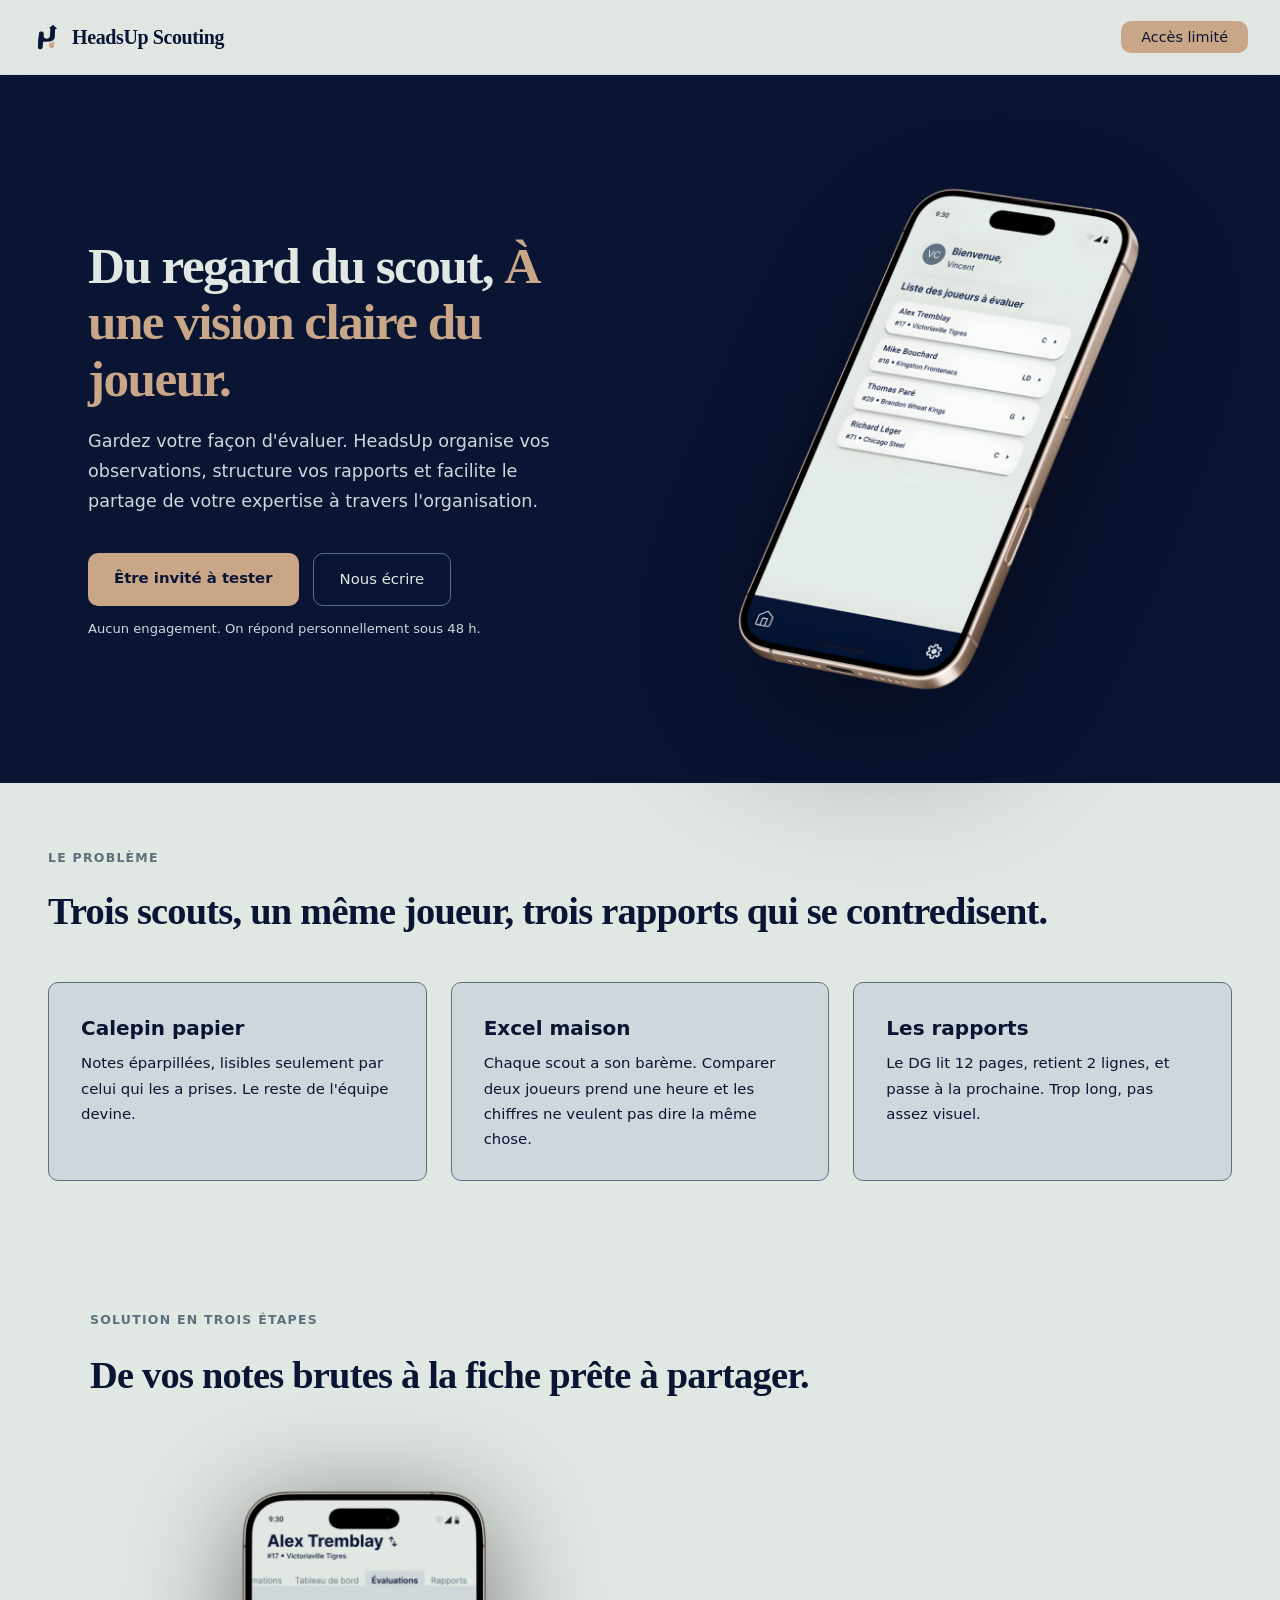
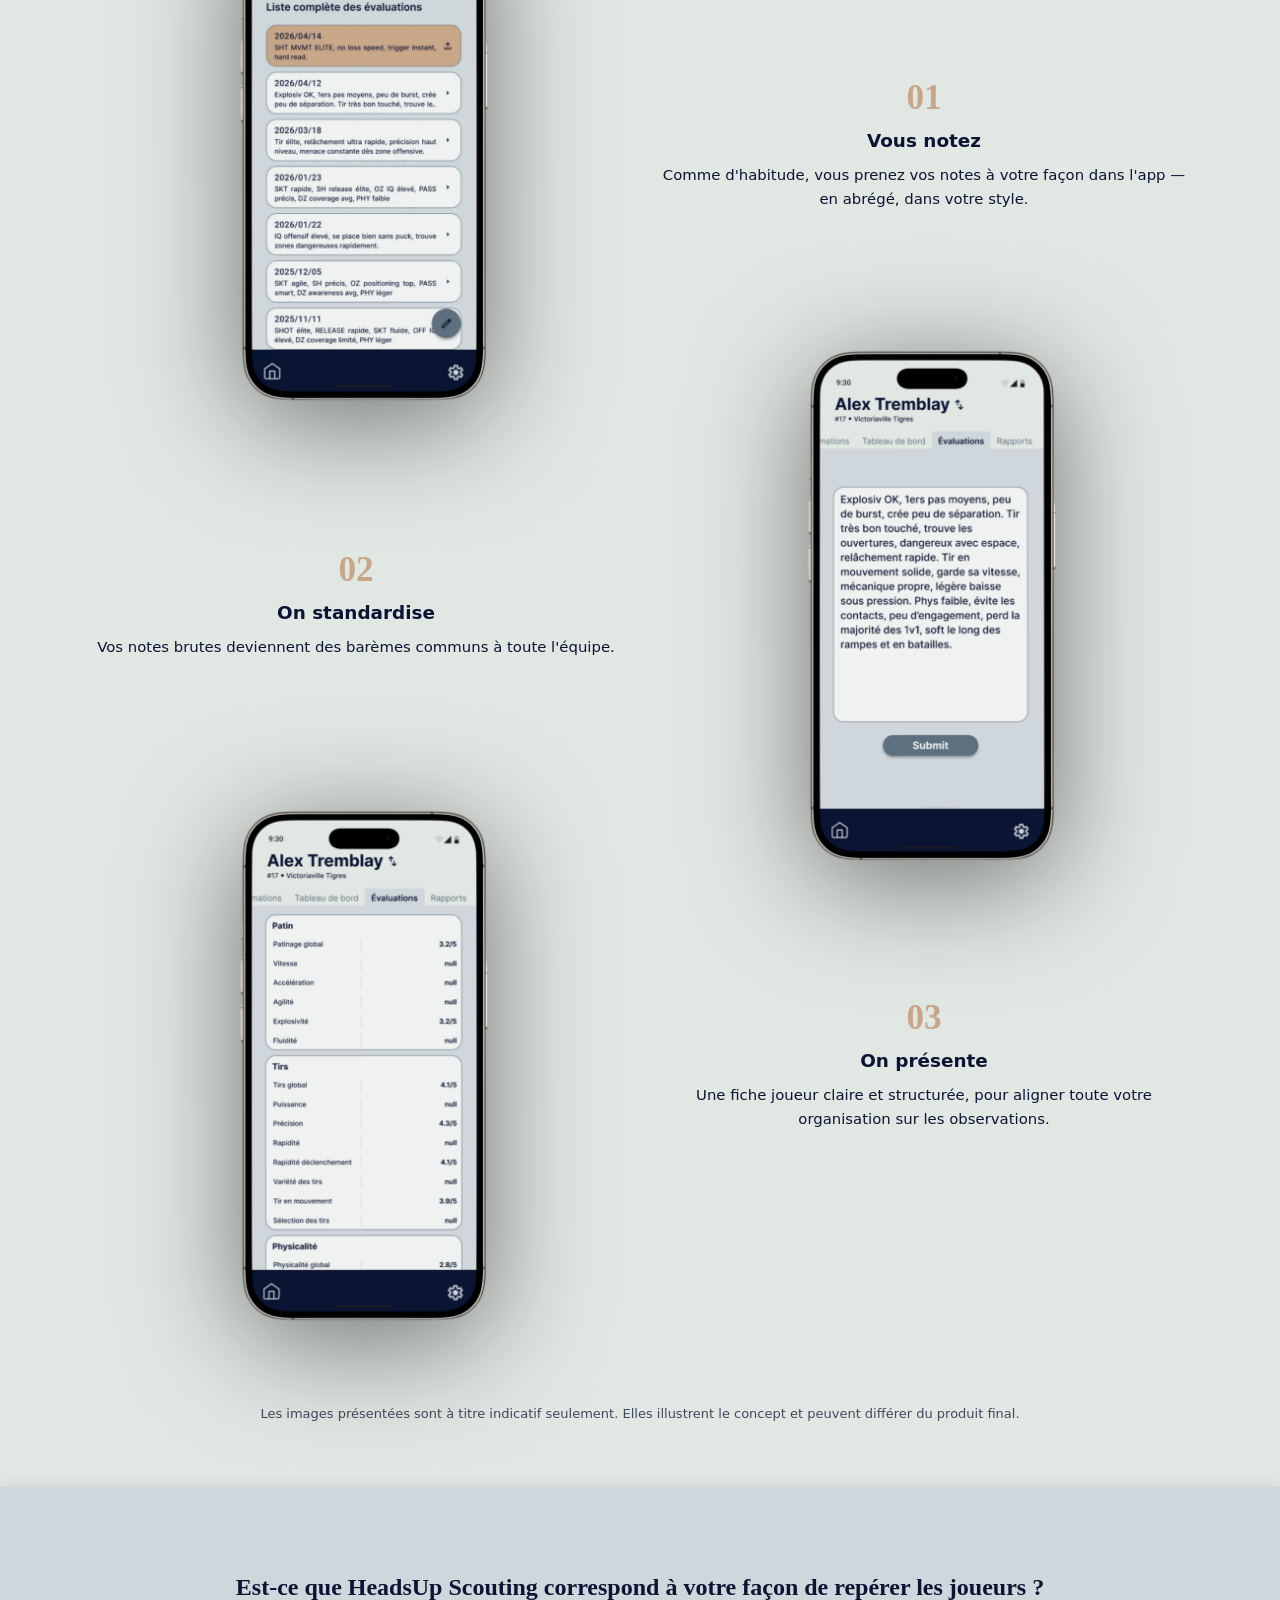
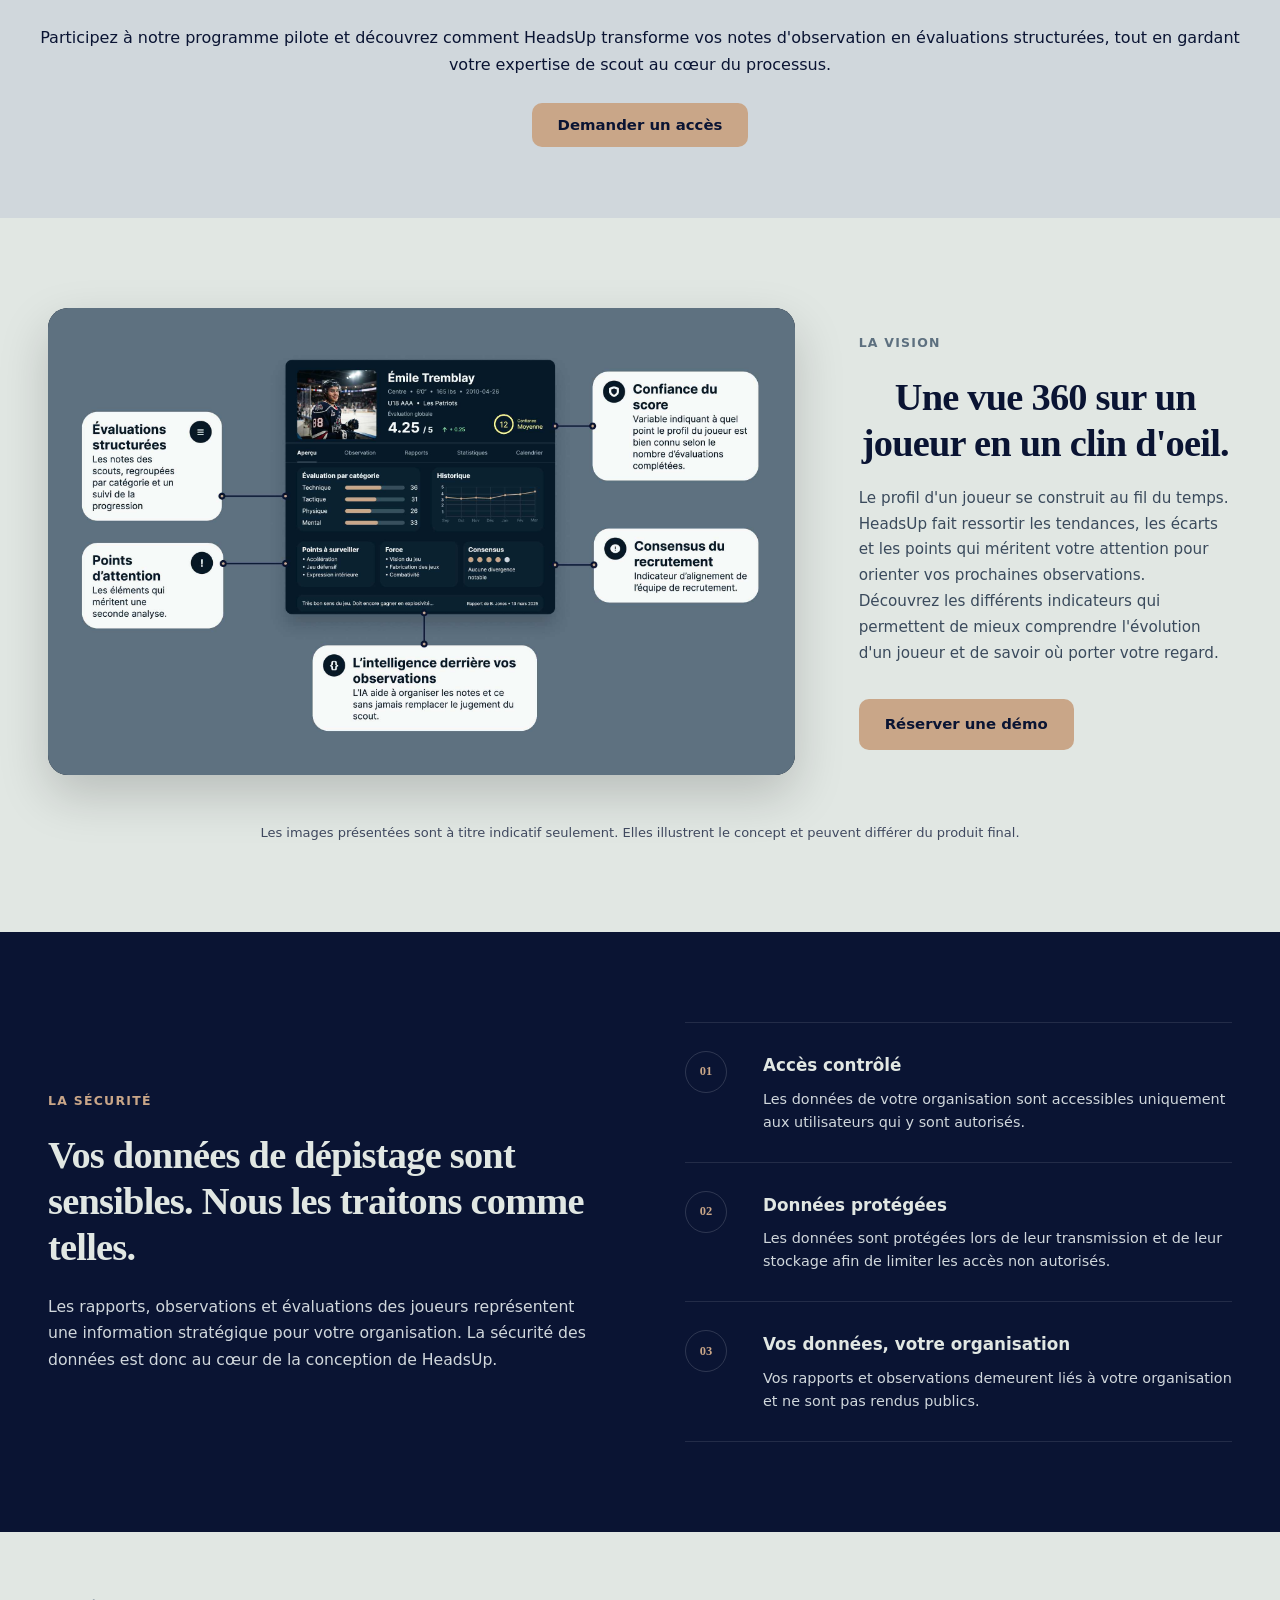
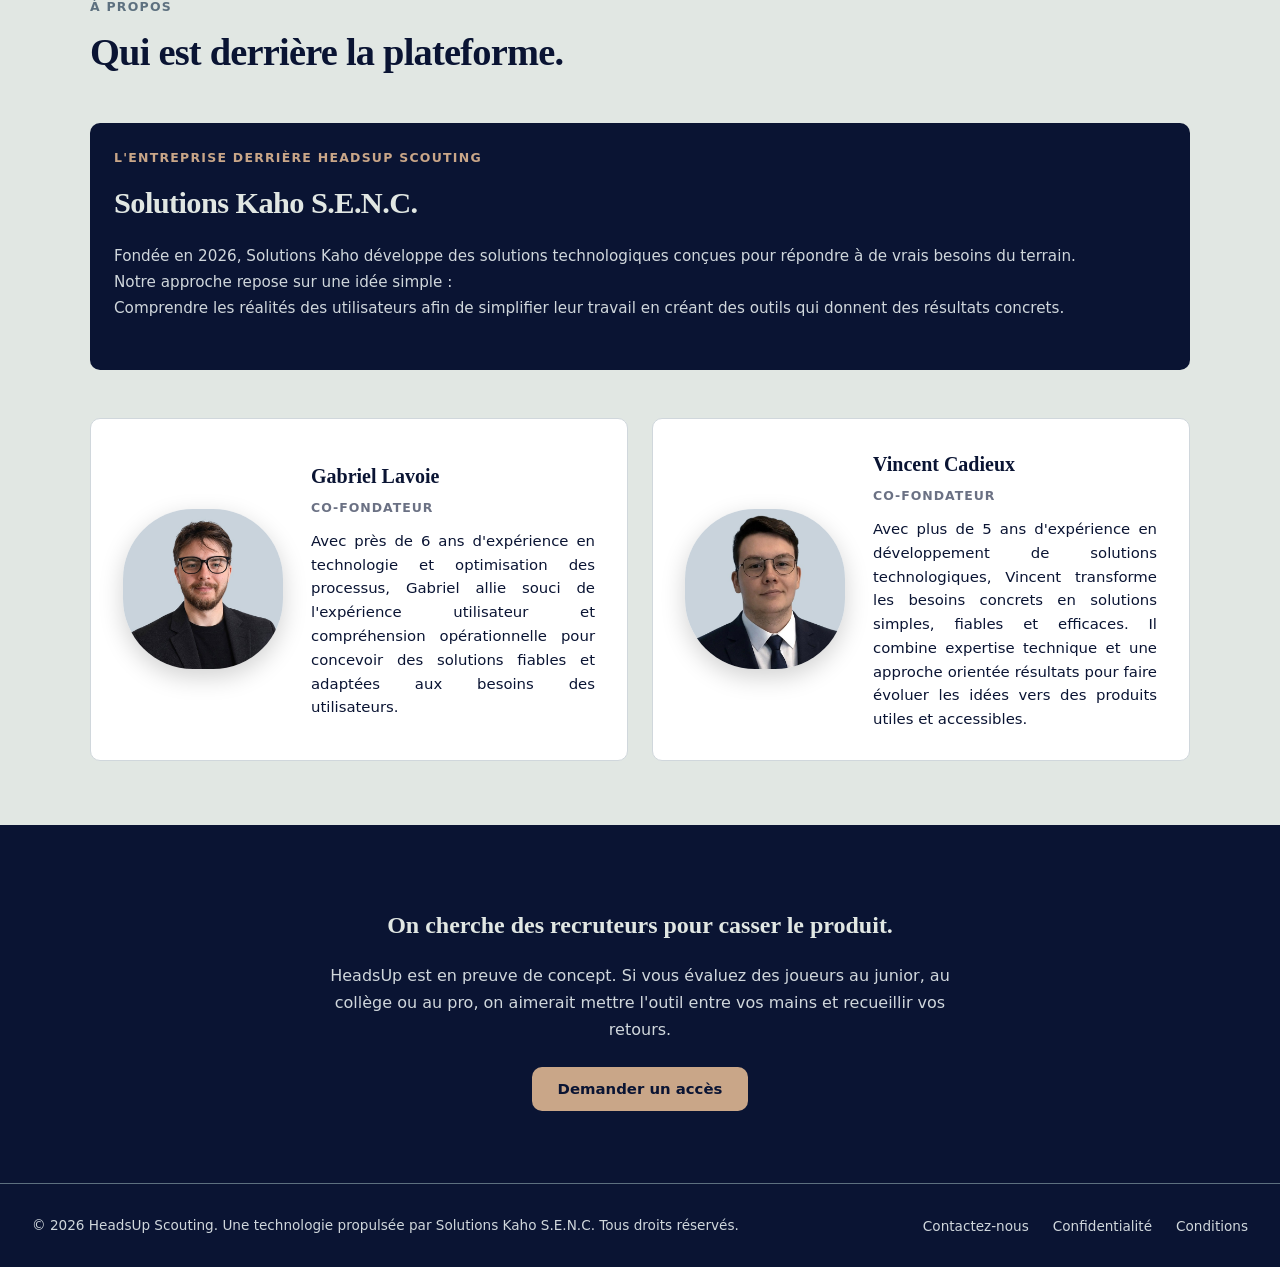
<file: index.html>
<!DOCTYPE html>
<html lang="fr">
<head>
  <meta charset="UTF-8" />
  <meta name="viewport" content="width=device-width, initial-scale=1.0" />
  <title>HeadsUp Scouting</title>
  <link rel="stylesheet" href="client/css/base.css">
  <link rel="stylesheet" href="client/css/landing.css">
  <link rel="icon" href="client/image/HUSDarkSmallTransparentLogo.png"  media="(prefers-color-scheme: dark)">
  <link rel="icon" href="client/image/HUSLightSmallTransparentLogo.png"  media="(prefers-color-scheme: light)">
</head>
<body>

  <nav>
    <a class="logo" href="index.html">
      <img src="client/image/HUSLightSmallTransparentLogo.png" alt="HeadsUp Scouting logo">
      HeadsUp Scouting
    </a>
    <ul class="nav-links">
      <li><a href="request-access.html" class="nav-cta">Accès limité</a></li>
    </ul>
  </nav>

  <!-- ═══ HERO ═══════════════════════════════════════════════════════ -->
  <div class="hero-div">  
    <section class="hero-split">
      <div class="hero-content">
        <h1>Du regard du scout, <span>À une vision claire du joueur.</span></h1>
        <p>
        Gardez votre façon d'évaluer. HeadsUp organise vos observations, structure 
        vos rapports et facilite le partage de votre expertise à travers l'organisation.
        </p>
        <div class="cta-group">
          <a href="request-access.html" class="btn-primary">Être invité à tester</a>
          <a href="contact.html" class="btn-secondary">Nous écrire</a>
        </div>
        <p class="hero-note">Aucun engagement. On répond personnellement sous 48 h.</p>
      </div>
      <div class="hero-visual">
        <img src="client/image/Phone_Home_Page.png" alt="Aperçu de l'application HeadsUp Scouting" class="hero-phone" />
      </div>
    </section>
  </div>  
  <hr />

  <!-- ═══ PROBLÈME ════════════════════════════════════════════════════ -->
  <section class="section-probleme" id="probleme">
    <div class="probleme-inner">
      <div class="probleme-header">
        <div class="section-label">Le problème</div>
        <h2 class="probleme-title">Trois scouts, un même joueur, trois rapports qui se contredisent.</h2>
      </div>
      <div class="probleme-cards">
        <div class="probleme-card">
          <h3>Calepin papier</h3>
          <p>Notes éparpillées, lisibles seulement par celui qui les a prises. Le reste de l'équipe devine.</p>
        </div>
        <div class="probleme-card">
          <h3>Excel maison</h3>
          <p>Chaque scout a son barème. Comparer deux joueurs prend une heure et les chiffres ne veulent pas dire la même chose.</p>
        </div>
        <div class="probleme-card">
          <h3>Les rapports</h3>
          <p>Le DG lit 12 pages, retient 2 lignes, et passe à la prochaine. Trop long, pas assez visuel.</p>
        </div>
      </div>
    </div>
  </section>
  <hr />

    <!-- ═══ COMMENT ═════════════════════════════════════════════════════ -->
  <section class="section section--dark" id="comment">
    <div class="section-label">Solution en trois étapes</div>
    <h2 class="section-title">De vos notes brutes à la fiche prête à partager.</h2>
    <div class="steps-flow">
 
      <div class="step">
        <img class="step-img step-img--left" src="client/image/listEval.png" alt="Étape prise de notes" />
        <div class="step-text">
          <div class="step-num">01</div>
          <h3>Vous notez</h3>
          <p>Comme d'habitude, vous prenez vos notes à votre façon dans l'app — en abrégé, dans votre style.</p>
        </div>
      </div>
      <div class="step">
        <div class="step-text">
          <div class="step-num">02</div>
          <h3>On standardise</h3>
          <p>Vos notes brutes deviennent des barèmes communs à toute l'équipe.</p>
        </div>
        <img class="step-img step-img--right" src="client/image/raw.png" alt="Étape standardisation" />
      </div>
      <div class="step">
        <img class="step-img step-img--left" src="client/image/rawReview.png" alt="Étape présentation" />
        <div class="step-text">
          <div class="step-num">03</div>
          <h3>On présente</h3>
          <p>Une fiche joueur claire et structurée, pour aligner toute votre organisation sur les observations.</p>
        </div>
      </div>
    </div>
          <div class="visual-disclaimer">
        <p>
          Les images présentées sont à titre indicatif seulement. Elles illustrent le concept et peuvent différer du produit final.
        </p>
      </div>
  </section>
  <hr />

    <!-- ═══ CTA ══════════════════════════════════════════════════════════ -->
  <section class="cta-band-light">
    <div class="cta-content">
      <h2><strong>Est-ce que HeadsUp Scouting correspond à votre façon de repérer les joueurs ?</strong></h2>
      <p>Participez à notre programme pilote et découvrez comment HeadsUp transforme vos notes d'observation en évaluations structurées, tout en gardant votre expertise de scout au cœur du processus.</p>
      <a href="request-access.html" class="btn-primary">Demander un accès</a>
    </div>
  </section>  
  <hr />

<!-- ═══ VISION ═══════════════════════════════════════════════════════ -->
<section class="section-vision" id="vision">
  <div class="vision-inner">

    <!-- ── Dashboard ── -->
    <div class="vision-visual">
      <div class="vision-image-placeholder">
        <img
          src="client/image/DB FR.jpg"
          alt="Aperçu du tableau de bord HeadsUp"
          class="vision-image"
        />
      </div>
    </div>

    <!-- ── Texte ── -->
    <div class="vision-content">
      <div class="section-label">La vision</div>
      <h2 class="vision-title">
        Une vue 360 sur un joueur en un clin d'oeil.
      </h2>
      <p class="vision-text">
        Le profil d'un joueur se construit au fil du temps. HeadsUp fait ressortir les tendances, les écarts et les points qui méritent votre attention pour orienter vos prochaines observations.
        <br>Découvrez les différents indicateurs qui permettent de mieux comprendre l'évolution d'un joueur et de savoir où porter votre regard.
      </p>
      <a href="contact.html" class="btn-primary vision-cta">
        Réserver une démo
      </a>
    </div>
  </div>
        <div class="visual-disclaimer">
        <p>
          Les images présentées sont à titre indicatif seulement. Elles illustrent le concept et peuvent différer du produit final.
        </p>
      </div>
</section>
<hr />

  <!-- ═══ SÉCURITÉ ════════════════════════════════════════════════════ -->
<section class="section-securite" id="securite">
  <div class="securite-inner">
    <div class="securite-header">
      <div class="section-label">La sécurité</div>
      <h2 class="securite-title">
        Vos données de dépistage sont sensibles. Nous les traitons comme telles.
      </h2>
      <p class="securite-intro">
        Les rapports, observations et évaluations des joueurs représentent
        une information stratégique pour votre organisation. La sécurité des
        données est donc au cœur de la conception de HeadsUp.
      </p>
    </div>
    <div class="securite-points">
      <div class="securite-point">
        <div class="securite-icon" aria-hidden="true">01</div>
        <div>
          <h3>Accès contrôlé</h3>
          <p>
            Les données de votre organisation sont accessibles uniquement
            aux utilisateurs qui y sont autorisés.
          </p>
        </div>
      </div>
      <div class="securite-point">
        <div class="securite-icon" aria-hidden="true">02</div>
        <div>
          <h3>Données protégées</h3>
          <p>
            Les données sont protégées lors de leur transmission et de
            leur stockage afin de limiter les accès non autorisés.
          </p>
        </div>
      </div>
      <div class="securite-point">
        <div class="securite-icon" aria-hidden="true">03</div>
        <div>
          <h3>Vos données, votre organisation</h3>
          <p>
            Vos rapports et observations demeurent liés à votre organisation
            et ne sont pas rendus publics.
          </p>
        </div>
      </div>
    </div>
  </div>
</section>
<hr />

  <!-- ═══ À PROPOS ════════════════════════════════════════════════════ -->
  <section class="section-about" id="a-propos">
    <div class="about-inner">
      <div class="about-header">
        <div class="section-label">À propos</div>
        <h2 class="about-title">Qui est derrière la plateforme.</h2>
      </div>
      <!-- ── Entreprise ── -->
      <div class="about-company">
        <!--<div class="company-logo"> 
        <img src="images/logo-entreprise.svg" alt="Logo de Solutions Kaho S.E.N.C." loading="lazy" />
        </div>-->
        <div class="company-content">
          <div class="company-label">L'entreprise derrière HeadsUp Scouting</div>
          <h3>Solutions Kaho S.E.N.C.</h3>
          <p>
            Fondée en 2026, Solutions Kaho développe des solutions technologiques 
            conçues pour répondre à de vrais besoins du terrain. 
            <br>Notre approche repose sur une idée simple : 
            <br>Comprendre les réalités des utilisateurs afin de simplifier leur travail en créant des outils qui donnent des résultats concrets.
          </p>
        </div>
      </div>
      <!-- ── Équipe ── -->
      <div class="about-team">
        <article class="team-card">
          <div class="team-photo">
            <img src="client/image/PortraitGabriel.jpg" alt="Portrait de Gabriel Lavoie" width="600" height="600" loading="lazy" />
          </div>
          <div class="team-info">
            <h3>Gabriel Lavoie</h3>
            <p class="team-role">Co-fondateur</p>
            <p class="team-bio">
              Avec près de 6 ans d'expérience en technologie et optimisation des processus, 
              Gabriel allie souci de l'expérience utilisateur et compréhension opérationnelle pour concevoir des solutions fiables et adaptées aux besoins des utilisateurs.
            </p>
          </div>
        </article>
        <article class="team-card">
          <div class="team-photo">
            <img src="client/image/PortraitVincent.jpg" alt="Portrait de Vincent Cadieux" width="600" height="600" loading="lazy" />
          </div>
          <div class="team-info">
            <h3>Vincent Cadieux</h3>
            <p class="team-role">Co-fondateur</p>
            <p class="team-bio">
                Avec plus de 5 ans d'expérience en développement de solutions technologiques, Vincent transforme les besoins concrets en solutions simples, fiables et efficaces. 
                Il combine expertise technique et une approche orientée résultats pour faire évoluer les idées vers des produits utiles et accessibles.
            </p>
          </div>
        </article>
      </div>
    </div>
  </section>
  <hr />

  <!-- ═══ CTA ══════════════════════════════════════════════════════════ -->
  <div class="cta-div">
    <div class="cta-band">
      <h2>On cherche des recruteurs pour casser le produit.</h2>
      <p>HeadsUp est en preuve de concept. Si vous évaluez des joueurs au junior, au collège ou au pro, on aimerait mettre l'outil entre vos mains et recueillir vos retours.</p>
      <a href="request-access.html" class="btn-primary">Demander un accès</a>
    </div>
  </div>

  <footer>
    <span>© 2026 HeadsUp Scouting. Une technologie propulsée par Solutions Kaho S.E.N.C. Tous droits réservés.</span>
    <ul class="footer-links">
      <li><a href="contact.html">Contactez-nous</a></li>
      <li><a href="privacy.html">Confidentialité</a></li>
      <li><a href="terms.html">Conditions</a></li>
    </ul>
  </footer>
</body>
</html>
</file>
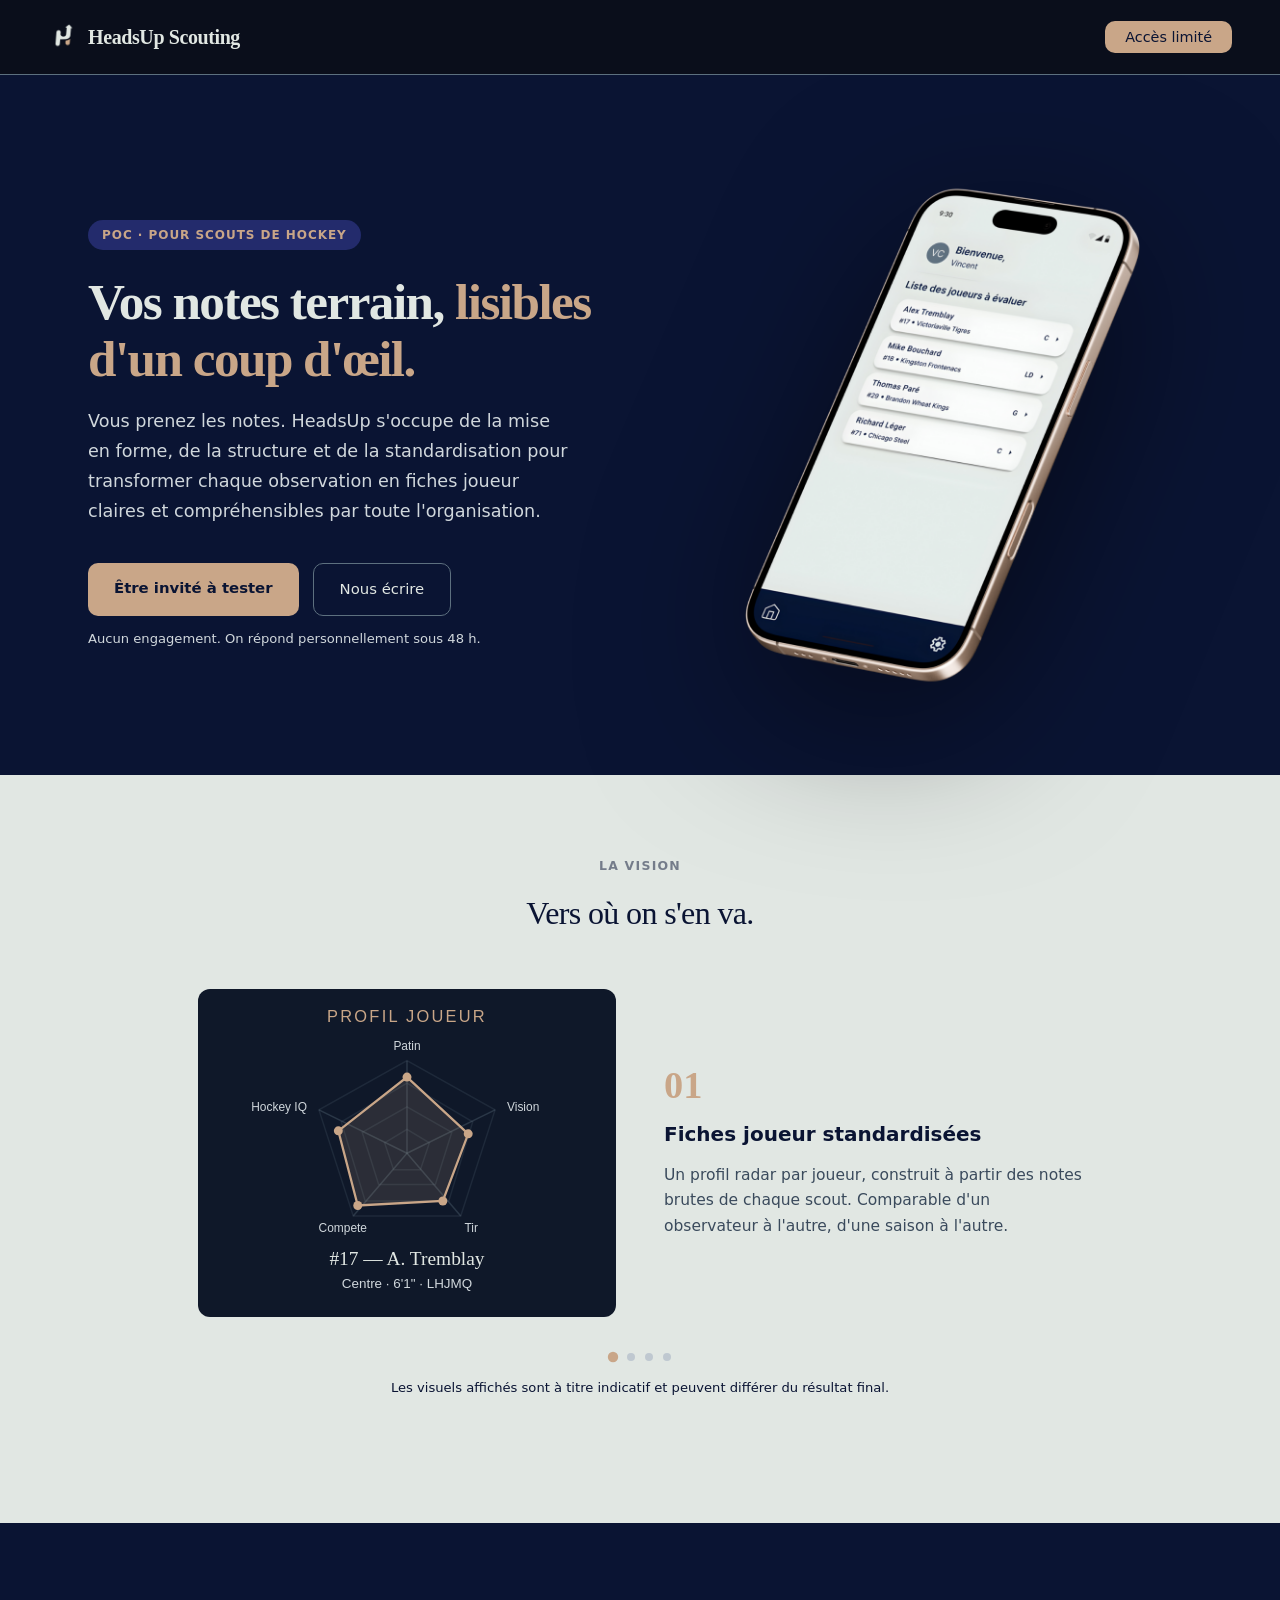
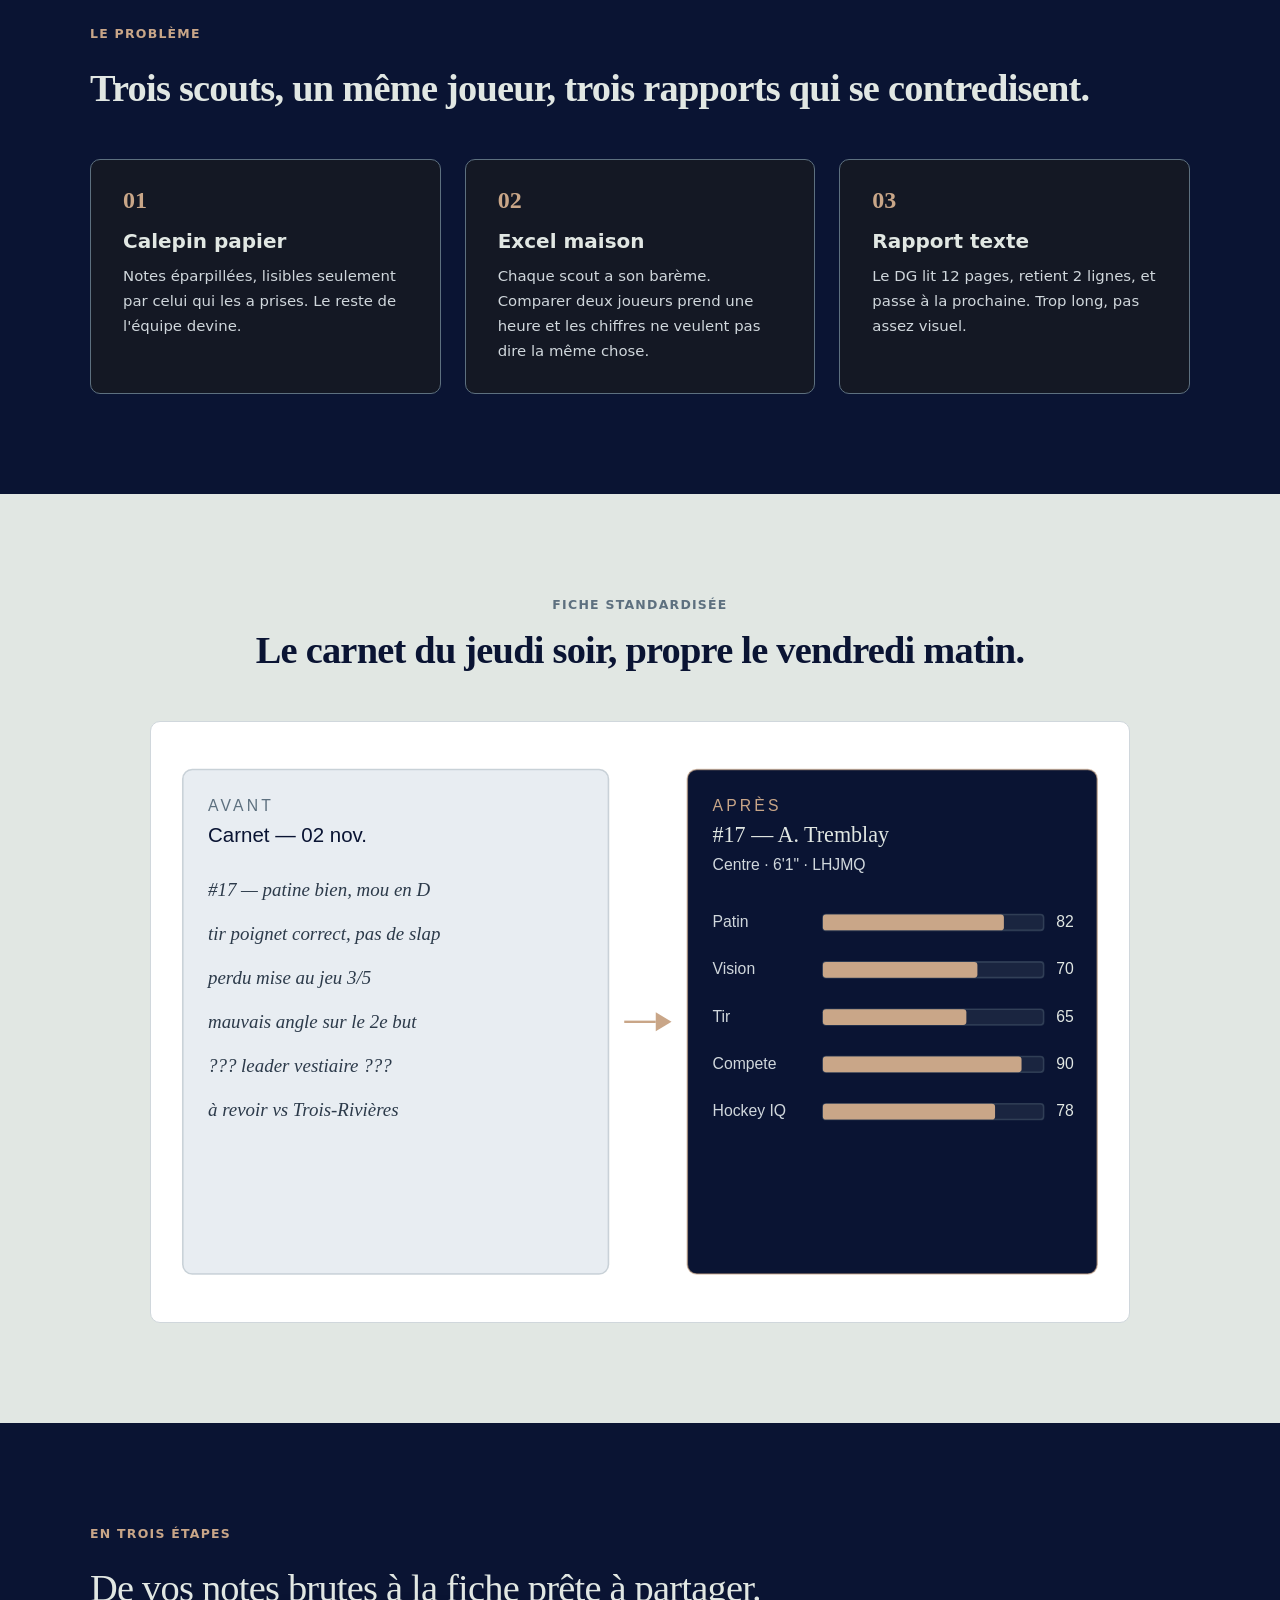
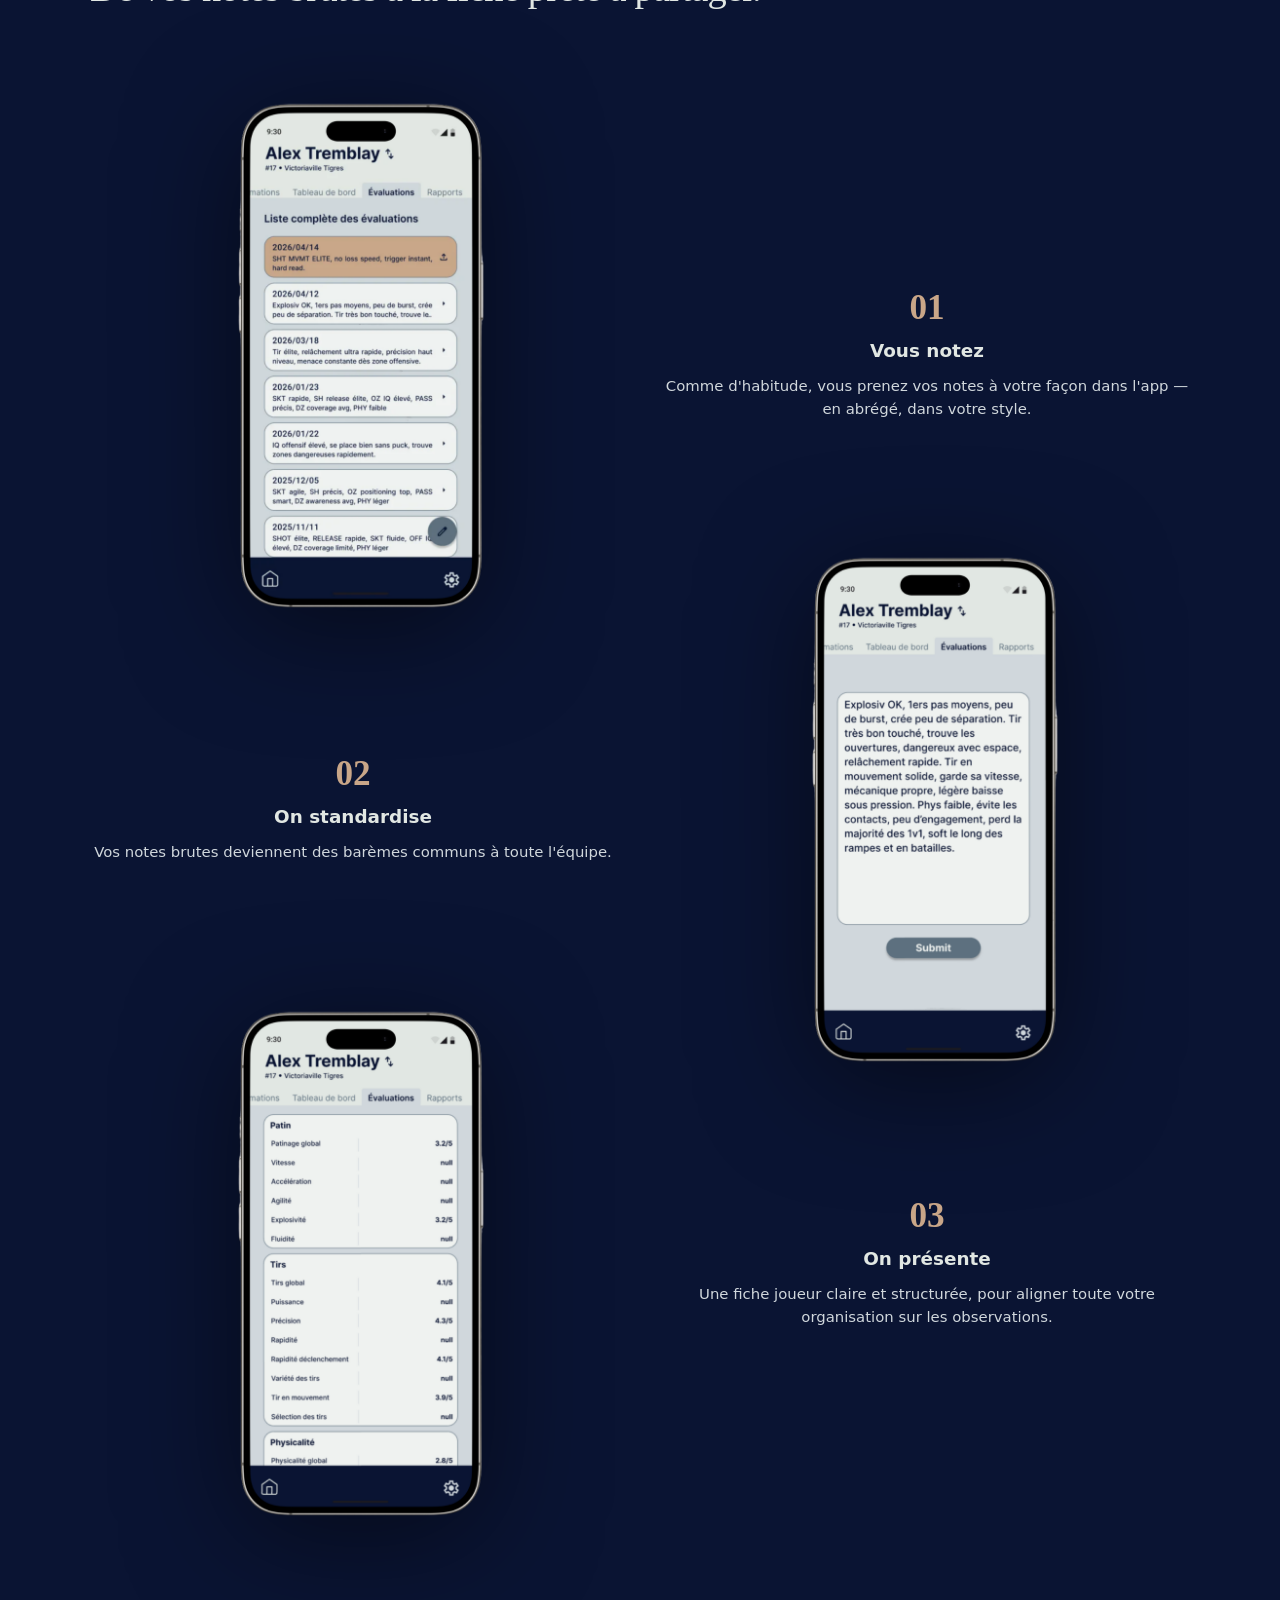
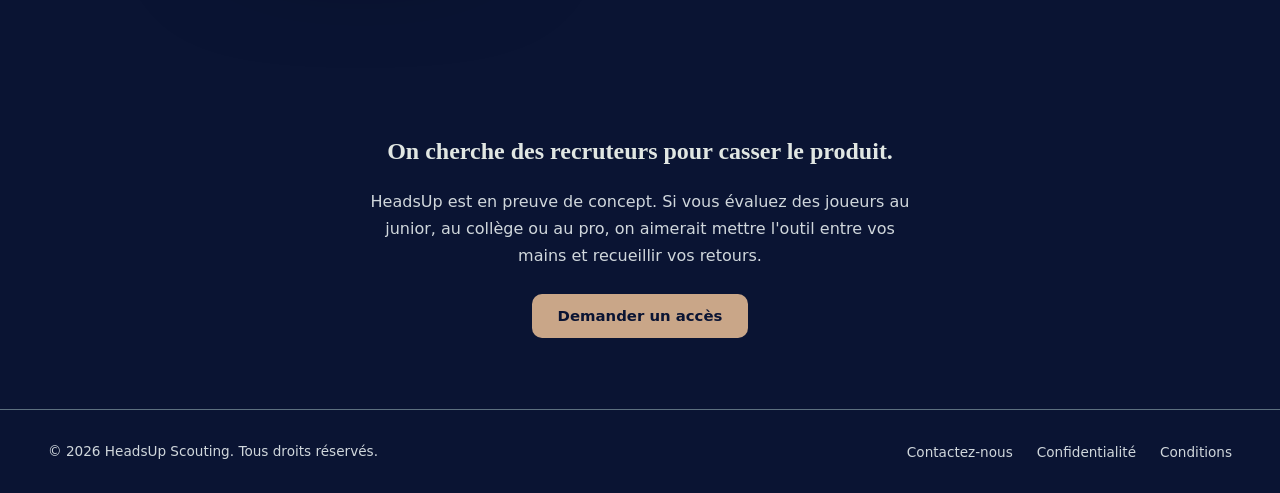
<file: HeadsUp-ScoutingWeb/index.html>
<!DOCTYPE html>
<html lang="fr">
<head>
  <meta charset="UTF-8" />
  <meta name="viewport" content="width=device-width, initial-scale=1.0" />
  <title>HeadsUp Scouting</title>
  <link rel="stylesheet" href="client/css/base.css">
  <link rel="stylesheet" href="client/css/landing.css">
  <script src="client/js/index.js" defer></script>
</head>
<body>

  <nav>
    <a class="logo" href="index.html">
      <img src="client/image/HUSDarkSmallTransparentLogo.png" alt="HeadsUp Scouting logo">
      HeadsUp Scouting
    </a>
    <ul class="nav-links">
      <li><a href="request-access.html" class="nav-cta">Accès limité</a></li>
    </ul>
  </nav>

  <!-- ═══ HERO ═══════════════════════════════════════════════════════ -->
  <section class="hero-split">
    <div class="hero-content">
      <div class="badge">POC · Pour scouts de hockey</div>
      <h1>Vos notes terrain, <span>lisibles d'un coup d'œil.</span></h1>
      <p>Vous prenez les notes. HeadsUp s'occupe de la mise en forme, de la structure et de la standardisation pour transformer chaque observation en fiches joueur claires et compréhensibles par toute l'organisation.</p>
      <div class="cta-group">
        <a href="request-access.html" class="btn-primary">Être invité à tester</a>
        <a href="contact.html" class="btn-secondary">Nous écrire</a>
      </div>
      <p class="hero-note">Aucun engagement. On répond personnellement sous 48 h.</p>
    </div>
    <div class="hero-visual">
      <img src="client/image/Phone_Home_Page.png" alt="Aperçu de l'application HeadsUp Scouting" class="hero-phone" />
    </div>
  </section>
  

  <hr />


  <!-- ═══ VISION SLIDESHOW ════════════════════════════════════════════ -->
  <section class="vision-section">
    <div class="vision-label">La vision</div>
    <div class="vision-title">Vers où on s'en va.</div>
    <div class="slideshow-wrapper">
      <div class="slides" id="slides">
 
        <div class="slide">
          <div class="slide-visual">
            <div class="slide-mock slide-mock--radar">
              <svg viewBox="0 0 280 220" xmlns="http://www.w3.org/2000/svg" style="width:100%;display:block;">
                <rect width="280" height="220" fill="#0F1829"/>
                <text x="140" y="22" text-anchor="middle" font-size="11" fill="#C9A688" font-family="Inter,sans-serif" letter-spacing="1.5">PROFIL JOUEUR</text>
 
                <!-- Centre -->
                <!-- Axes (branches) du centre vers chaque sommet -->
                <!-- cx=140, cy=110 (centre décalé vers le haut pour laisser place au texte bas) -->
                <!-- 5 axes : haut, droite-haut, droite-bas, gauche-bas, gauche-haut -->
                <!-- Rayon max = 62 -->
                <!-- Points (angle de départ = -90°, sens horaire) :
                     Patin     : 140, 48   (top)
                     Vision    : 199, 81   (+72°)
                     Tir       : 176, 152  (+144°)
                     Compete   : 104, 152  (+216°)
                     Hockey IQ : 81,  81   (+288°)
                -->
                <g stroke="#5D707F" stroke-opacity="0.35" stroke-width="1">
                  <line x1="140" y1="110" x2="140" y2="48"/>
                  <line x1="140" y1="110" x2="199" y2="81"/>
                  <line x1="140" y1="110" x2="176" y2="152"/>
                  <line x1="140" y1="110" x2="104" y2="152"/>
                  <line x1="140" y1="110" x2="81"  y2="81"/>
                </g>
 
                <!-- Cercles de référence (25%, 50%, 75%, 100%) -->
                <g fill="none" stroke="#5D707F" stroke-opacity="0.2" stroke-width="1">
                  <!-- 25% -->
                  <polygon points="140,94 155,103 149,121 131,121 125,103" />
                  <!-- 50% -->
                  <polygon points="140,79 170,96 159,131 121,131 110,96" />
                  <!-- 75% -->
                  <polygon points="140,63 184,89 168,142 112,142 96,89" />
                  <!-- 100% -->
                  <polygon points="140,48 199,81 176,152 104,152 81,81" />
                </g>
 
                <!-- Données joueur (approximation des scores: Patin 82, Vision 70, Tir 65, Compete 90, HockeyIQ 78) -->
                <!-- Interpolation linéaire sur r=62 : score/100 * 62 -->
                <!-- Patin 82  → r=50.8 : 140, 110-50.8 = 140,59  -->
                <!-- Vision 70 → r=43.4 : 140+43.4*sin72=140+41.3=181, 110-43.4*cos72=110-13.4=97 -->
                <!-- Tir 65    → r=40.3 : 140+40.3*sin144=140+23.7=164, 110+40.3*cos36... -->
                <!-- Utiliser coordonnées polaires exactes :
                     Patin 82: (140, 110-51) = (140,59)
                     Vision 70: (140+43*0.951, 110-43*0.309) = (181,97)
                     Tir 65: (140+40*0.588, 110+40*0.809) = (164,142)
                     Compete 90: (140-56*0.588, 110+56*0.809) = (107,155) → clamp à périmètre
                     HockeyIQ 78: (140-48*0.951, 110-48*0.309) = (94,95)
                -->
                <polygon
                  points="140,59 181,97 164,142 107,145 94,95"
                  fill="#C9A688" fill-opacity="0.15"
                  stroke="#C9A688" stroke-width="1.5"
                />
 
                <!-- Points sur les axes -->
                <circle cx="140" cy="59"  r="3" fill="#C9A688"/>
                <circle cx="181" cy="97"  r="3" fill="#C9A688"/>
                <circle cx="164" cy="142" r="3" fill="#C9A688"/>
                <circle cx="107" cy="145" r="3" fill="#C9A688"/>
                <circle cx="94"  cy="95"  r="3" fill="#C9A688"/>
 
                <!-- Labels axes -->
                <text x="140" y="41"  text-anchor="middle" font-size="8" fill="#D0D7DC" font-family="Inter,sans-serif">Patin</text>
                <text x="207" y="82"  text-anchor="start"  font-size="8" fill="#D0D7DC" font-family="Inter,sans-serif">Vision</text>
                <text x="183" y="163" text-anchor="middle" font-size="8" fill="#D0D7DC" font-family="Inter,sans-serif">Tir</text>
                <text x="97"  y="163" text-anchor="middle" font-size="8" fill="#D0D7DC" font-family="Inter,sans-serif">Compete</text>
                <text x="73"  y="82"  text-anchor="end"    font-size="8" fill="#D0D7DC" font-family="Inter,sans-serif">Hockey IQ</text>
 
                <!-- Nom joueur -->
                <text x="140" y="185" text-anchor="middle" font-size="13" fill="#E1E7E3" font-family="Georgia,serif">#17 — A. Tremblay</text>
                <text x="140" y="200" text-anchor="middle" font-size="9"  fill="#D0D7DC" font-family="Inter,sans-serif">Centre · 6'1" · LHJMQ</text>
              </svg>
            </div>
          </div>
          <div class="slide-text">
            <div class="slide-num">01</div>
            <h3>Fiches joueur standardisées</h3>
            <p>Un profil radar par joueur, construit à partir des notes brutes de chaque scout. Comparable d'un observateur à l'autre, d'une saison à l'autre.</p>
          </div>
        </div>
 
        <div class="slide">
          <div class="slide-visual">
            <div class="slide-mock slide-mock--trend">
              <svg viewBox="0 0 280 220" xmlns="http://www.w3.org/2000/svg" style="width:100%;display:block;">
                <rect width="280" height="220" fill="#0F1829"/>
                <text x="20" y="28" font-size="11" fill="#C9A688" font-family="Inter,sans-serif" letter-spacing="1.5">PROGRESSION</text>
                <text x="20" y="46" font-size="13" fill="#E1E7E3" font-family="Georgia,serif">#17 — A. Tremblay</text>
                <!-- Chart area -->
                <rect x="20" y="60" width="240" height="120" rx="4" fill="#141824" stroke="#5D707F" stroke-opacity="0.2"/>
                <!-- Grid lines -->
                <line x1="20" y1="90" x2="260" y2="90" stroke="#5D707F" stroke-opacity="0.15"/>
                <line x1="20" y1="120" x2="260" y2="120" stroke="#5D707F" stroke-opacity="0.15"/>
                <line x1="20" y1="150" x2="260" y2="150" stroke="#5D707F" stroke-opacity="0.15"/>
                <!-- Line chart -->
                <polyline points="36,148 96,138 156,118 196,100 240,82" fill="none" stroke="#C9A688" stroke-width="2" stroke-linejoin="round"/>
                <circle cx="36" cy="148" r="3" fill="#C9A688"/>
                <circle cx="96" cy="138" r="3" fill="#C9A688"/>
                <circle cx="156" cy="118" r="3" fill="#C9A688"/>
                <circle cx="196" cy="100" r="3" fill="#C9A688"/>
                <circle cx="240" cy="82" r="4" fill="#C9A688" stroke="#0F1829" stroke-width="2"/>
                <!-- Area fill -->
                <polygon points="36,148 96,138 156,118 196,100 240,82 240,180 36,180" fill="#C9A688" fill-opacity="0.06"/>
                <!-- Labels -->
                <text x="36" y="192" text-anchor="middle" font-size="8" fill="#D0D7DC" font-family="Inter,sans-serif">Oct</text>
                <text x="96" y="192" text-anchor="middle" font-size="8" fill="#D0D7DC" font-family="Inter,sans-serif">Nov</text>
                <text x="156" y="192" text-anchor="middle" font-size="8" fill="#D0D7DC" font-family="Inter,sans-serif">Déc</text>
                <text x="196" y="192" text-anchor="middle" font-size="8" fill="#D0D7DC" font-family="Inter,sans-serif">Jan</text>
                <text x="240" y="192" text-anchor="middle" font-size="8" fill="#D0D7DC" font-family="Inter,sans-serif">Fév</text>
                <text x="246" y="80" font-size="9" fill="#C9A688" font-family="Inter,sans-serif">82</text>
              </svg>
            </div>
          </div>
          <div class="slide-text">
            <div class="slide-num">02</div>
            <h3>Suivi longitudinal</h3>
            <p>La progression d'un joueur d'une observation à la suivante. Voir qui monte, qui stagne, et sur quels attributs — sur toute une saison.</p>
          </div>
        </div>
 
        <div class="slide">
          <div class="slide-visual">
            <div class="slide-mock slide-mock--compare">
              <svg viewBox="0 0 280 220" xmlns="http://www.w3.org/2000/svg" style="width:100%;display:block;">
                <rect width="280" height="220" fill="#0F1829"/>
                <text x="140" y="22" text-anchor="middle" font-size="11" fill="#C9A688" font-family="Inter,sans-serif" letter-spacing="1.5">COMPARAISON</text>
                <!-- Deux colonnes joueurs -->
                <text x="70" y="42" text-anchor="middle" font-size="11" fill="#E1E7E3" font-family="Georgia,serif">A. Tremblay</text>
                <text x="70" y="54" text-anchor="middle" font-size="8" fill="#D0D7DC" font-family="Inter,sans-serif">C · LHJMQ</text>
                <text x="210" y="42" text-anchor="middle" font-size="11" fill="#E1E7E3" font-family="Georgia,serif">M. Bouchard</text>
                <text x="210" y="54" text-anchor="middle" font-size="8" fill="#D0D7DC" font-family="Inter,sans-serif">LD · OHL</text>
                <!-- Divider -->
                <line x1="140" y1="30" x2="140" y2="210" stroke="#5D707F" stroke-opacity="0.25" stroke-width="1" stroke-dasharray="3,3"/>
                <!-- Attributs + barres dos-à-dos -->
                <!-- Barres gauche : partent du centre (x=134) vers la gauche -->
                <!-- Barres droite : partent du centre (x=146) vers la droite -->
                <!-- Patin : Tremblay 82 > Bouchard 68 → Tremblay gagne -->
                <text x="140" y="76" text-anchor="middle" font-size="8" fill="#D0D7DC" font-family="Inter,sans-serif">Patin</text>
                <rect x="30" y="79" width="104" height="7" rx="2" fill="#1E3050" stroke="#5D707F" stroke-opacity="0.4"/>
                <rect x="49" y="79" width="85" height="7" rx="2" fill="#C9A688"/><!-- Tremblay 82, gagne, couleur accent, ancré à droite -->
                <rect x="146" y="79" width="104" height="7" rx="2" fill="#1E3050" stroke="#5D707F" stroke-opacity="0.4"/>
                <rect x="146" y="79" width="71" height="7" rx="2" fill="#5D707F" fill-opacity="0.5"/><!-- Bouchard 68, perd -->
 
                <!-- Vision : Tremblay 70 < Bouchard 85 → Bouchard gagne -->
                <text x="140" y="104" text-anchor="middle" font-size="8" fill="#D0D7DC" font-family="Inter,sans-serif">Vision</text>
                <rect x="30" y="107" width="104" height="7" rx="2" fill="#1E3050" stroke="#5D707F" stroke-opacity="0.4"/>
                <rect x="61" y="107" width="73" height="7" rx="2" fill="#5D707F" fill-opacity="0.5"/><!-- Tremblay 70, perd -->
                <rect x="146" y="107" width="104" height="7" rx="2" fill="#1E3050" stroke="#5D707F" stroke-opacity="0.4"/>
                <rect x="146" y="107" width="88" height="7" rx="2" fill="#C9A688"/><!-- Bouchard 85, gagne -->
 
                <!-- Tir : Tremblay 65 < Bouchard 72 → Bouchard gagne -->
                <text x="140" y="132" text-anchor="middle" font-size="8" fill="#D0D7DC" font-family="Inter,sans-serif">Tir</text>
                <rect x="30" y="135" width="104" height="7" rx="2" fill="#1E3050" stroke="#5D707F" stroke-opacity="0.4"/>
                <rect x="66" y="135" width="68" height="7" rx="2" fill="#5D707F" fill-opacity="0.5"/><!-- Tremblay 65, perd -->
                <rect x="146" y="135" width="104" height="7" rx="2" fill="#1E3050" stroke="#5D707F" stroke-opacity="0.4"/>
                <rect x="146" y="135" width="75" height="7" rx="2" fill="#C9A688"/><!-- Bouchard 72, gagne -->
 
                <!-- Compete : Tremblay 90 > Bouchard 60 → Tremblay gagne -->
                <text x="140" y="160" text-anchor="middle" font-size="8" fill="#D0D7DC" font-family="Inter,sans-serif">Compete</text>
                <rect x="30" y="163" width="104" height="7" rx="2" fill="#1E3050"stroke="#5D707F" stroke-opacity="0.4"/>
                <rect x="40" y="163" width="94" height="7" rx="2" fill="#C9A688"/><!-- Tremblay 90, gagne -->
                <rect x="146" y="163" width="104" height="7" rx="2" fill="#1E3050" stroke="#5D707F" stroke-opacity="0.4"/>
                <rect x="146" y="163" width="62" height="7" rx="2" fill="#5D707F" fill-opacity="0.5"/><!-- Bouchard 60, perd -->
 
                <!-- Hockey IQ : Tremblay 78 < Bouchard 88 → Bouchard gagne -->
                <text x="140" y="188" text-anchor="middle" font-size="8" fill="#D0D7DC" font-family="Inter,sans-serif">Hockey IQ</text>
                <rect x="30" y="191" width="104" height="7" rx="2" fill="#1E3050" stroke="#5D707F" stroke-opacity="0.4"/>
                <rect x="53" y="191" width="81" height="7" rx="2" fill="#5D707F" fill-opacity="0.5"/><!-- Tremblay 78, perd -->
                <rect x="146" y="191" width="104" height="7" rx="2" fill="#1E3050" stroke="#5D707F" stroke-opacity="0.4"/>
                <rect x="146" y="191" width="92" height="7" rx="2" fill="#C9A688" /><!-- Bouchard 88, gagne -->
                <!-- Légende -->
                <rect x="30" y="208" width="8" height="4" rx="1" fill="#C9A688"/>
                <text x="42" y="213" font-size="7" fill="#D0D7DC" font-family="Inter,sans-serif">Tremblay</text>
                <rect x="146" y="208" width="8" height="4" rx="1" fill="#5D707F" fill-opacity="0.7"/>
                <text x="158" y="213" font-size="7" fill="#D0D7DC" font-family="Inter,sans-serif">Bouchard</text>
              </svg>
            </div>
          </div>
          <div class="slide-text">
            <div class="slide-num">03</div>
            <h3>Comparaison entre joueurs</h3>
            <p>Deux profils côte à côte sur les mêmes attributs. Idéal pour trancher entre deux candidats ou préparer une liste de repêchage.</p>
          </div>
        </div>
 
        <div class="slide">
          <div class="slide-visual">
            <div class="slide-mock slide-mock--list">
              <svg viewBox="0 0 280 220" xmlns="http://www.w3.org/2000/svg" style="width:100%;display:block;">
                <rect width="280" height="220" fill="#0F1829"/>
                <text x="20" y="28" font-size="11" fill="#C9A688" font-family="Inter,sans-serif" letter-spacing="1.5">LISTE DE REPÊCHAGE</text>
                <g font-family="Inter,sans-serif">
                  <rect x="14" y="38" width="252" height="36" rx="5" fill="#141824" stroke="#C9A688" stroke-opacity="0.5"/>
                  <text x="28" y="54" font-size="11" fill="#E1E7E3">A. Tremblay</text>
                  <text x="28" y="67" font-size="9" fill="#D0D7DC">C · LHJMQ</text>
                  <text x="230" y="60" font-size="12" fill="#C9A688" font-weight="bold">91</text>
                  <rect x="14" y="82" width="252" height="36" rx="5" fill="#141824" stroke="#5D707F" stroke-opacity="0.3"/>
                  <text x="28" y="98" font-size="11" fill="#E1E7E3">M. Bouchard</text>
                  <text x="28" y="111" font-size="9" fill="#D0D7DC">LD · OHL</text>
                  <text x="230" y="104" font-size="12" fill="#D0D7DC" font-weight="bold">84</text>
                  <rect x="14" y="126" width="252" height="36" rx="5" fill="#141824" stroke="#5D707F" stroke-opacity="0.3"/>
                  <text x="28" y="142" font-size="11" fill="#E1E7E3">T. Paré</text>
                  <text x="28" y="155" font-size="9" fill="#D0D7DC">G · WHL</text>
                  <text x="230" y="148" font-size="12" fill="#D0D7DC" font-weight="bold">79</text>
                  <rect x="14" y="170" width="252" height="36" rx="5" fill="#141824" stroke="#5D707F" stroke-opacity="0.2"/>
                  <text x="28" y="186" font-size="11" fill="#E1E7E3" opacity="0.6">R. Léger</text>
                  <text x="28" y="199" font-size="9" fill="#D0D7DC" opacity="0.6">C · USHL</text>
                  <text x="230" y="192" font-size="12" fill="#D0D7DC" opacity="0.6">72</text>
                </g>
              </svg>
            </div>
          </div>
          <div class="slide-text">
            <div class="slide-num">04</div>
            <h3>Classements organisationnels</h3>
            <p>Tous les scouts, une seule liste. Les scores normalisés permettent de comparer des observations faites par des personnes différentes, dans des ligues différentes.</p>
          </div>
        </div>
 
      </div>
 
      <div class="slide-controls">
        <button class="slide-dot active" onclick="goToSlide(0)" aria-label="Slide 1"></button>
        <button class="slide-dot" onclick="goToSlide(1)" aria-label="Slide 2"></button>
        <button class="slide-dot" onclick="goToSlide(2)" aria-label="Slide 3"></button>
        <button class="slide-dot" onclick="goToSlide(3)" aria-label="Slide 4"></button>
      </div>
      <p class="vision-note">Les visuels affichés sont à titre indicatif et peuvent différer du résultat final.</p>
    </div>
  </section>
 
  <hr />

  <!-- ═══ PROBLÈME ════════════════════════════════════════════════════ -->
  <section class="section-probleme" id="probleme">
    <div class="probleme-inner">
      <div class="probleme-header">
        <div class="section-label">Le problème</div>
        <h2 class="probleme-title">Trois scouts, un même joueur, trois rapports qui se contredisent.</h2>
      </div>
      <div class="probleme-cards">
        <div class="probleme-card">
          <span class="probleme-num">01</span>
          <h3>Calepin papier</h3>
          <p>Notes éparpillées, lisibles seulement par celui qui les a prises. Le reste de l'équipe devine.</p>
        </div>
        <div class="probleme-card">
          <span class="probleme-num">02</span>
          <h3>Excel maison</h3>
          <p>Chaque scout a son barème. Comparer deux joueurs prend une heure et les chiffres ne veulent pas dire la même chose.</p>
        </div>
        <div class="probleme-card">
          <span class="probleme-num">03</span>
          <h3>Rapport texte</h3>
          <p>Le DG lit 12 pages, retient 2 lignes, et passe à la prochaine. Trop long, pas assez visuel.</p>
        </div>
      </div>
    </div>
  </section>

  <hr />

  <!-- ═══ FICHE STANDARDISÉE ══════════════════════════════════════════ -->
  <section class="section-fiche" id="fiche">
    <div class="fiche-inner">
      <div class="section-label">Fiche standardisée</div>
      <h2 class="fiche-title">Le carnet du jeudi soir, propre le vendredi matin.</h2>
      <div class="fiche-svg">
        <svg viewBox="0 0 600 360" aria-hidden="true">
          <rect x="10" y="20" width="270" height="320" rx="6" fill="#E8EDF2" stroke="#BFC8D0" stroke-opacity="0.8"/>
          <text x="26" y="46" font-size="10" font-family="Inter, sans-serif" fill="#5D707F" letter-spacing="2">AVANT</text>
          <text x="26" y="66" font-size="13" font-family="Inter, sans-serif" fill="#0A1433">Carnet — 02 nov.</text>
          <g font-family="Georgia, serif" font-size="12" fill="#2C3A4A" font-style="italic">
            <text x="26" y="100">#17 — patine bien, mou en D</text>
            <text x="26" y="128">tir poignet correct, pas de slap</text>
            <text x="26" y="156">perdu mise au jeu 3/5</text>
            <text x="26" y="184">mauvais angle sur le 2e but</text>
            <text x="26" y="212">??? leader vestiaire ???</text>
            <text x="26" y="240">à revoir vs Trois-Rivières</text>
          </g>
          <g transform="translate(290, 170)">
            <line x1="0" y1="10" x2="20" y2="10" stroke="#C9A688" stroke-width="1.5"/>
            <polygon points="20,4 30,10 20,16" fill="#C9A688"/>
          </g>
          <rect x="330" y="20" width="260" height="320" rx="6" fill="#0A1433" stroke="#C9A688" stroke-opacity="0.6"/>
          <text x="346" y="46" font-size="10" font-family="Inter, sans-serif" fill="#C9A688" letter-spacing="2">APRÈS</text>
          <text x="346" y="66" font-size="14" font-family="Georgia, serif" fill="#E1E7E3">#17 — A. Tremblay</text>
          <text x="346" y="84" font-size="10" font-family="Inter, sans-serif" fill="#D0D7DC">Centre · 6'1" · LHJMQ</text>
          <g font-family="Inter, sans-serif" font-size="10">
            <g transform="translate(346, 110)">
              <text x="0" y="10" fill="#D0D7DC">Patin</text>
              <rect x="70" y="2" width="140" height="10" rx="2" fill="#1A2540" stroke="#5D707F" stroke-opacity="0.4"/>
              <rect x="70" y="2" width="114.8" height="10" rx="2" fill="#C9A688"/>
              <text x="218" y="10" fill="#E1E7E3">82</text>
            </g>
            <g transform="translate(346, 140)">
              <text x="0" y="10" fill="#D0D7DC">Vision</text>
              <rect x="70" y="2" width="140" height="10" rx="2" fill="#1A2540" stroke="#5D707F" stroke-opacity="0.4"/>
              <rect x="70" y="2" width="98" height="10" rx="2" fill="#C9A688"/>
              <text x="218" y="10" fill="#E1E7E3">70</text>
            </g>
            <g transform="translate(346, 170)">
              <text x="0" y="10" fill="#D0D7DC">Tir</text>
              <rect x="70" y="2" width="140" height="10" rx="2" fill="#1A2540" stroke="#5D707F" stroke-opacity="0.4"/>
              <rect x="70" y="2" width="91" height="10" rx="2" fill="#C9A688"/>
              <text x="218" y="10" fill="#E1E7E3">65</text>
            </g>
            <g transform="translate(346, 200)">
              <text x="0" y="10" fill="#D0D7DC">Compete</text>
              <rect x="70" y="2" width="140" height="10" rx="2" fill="#1A2540" stroke="#5D707F" stroke-opacity="0.4"/>
              <rect x="70" y="2" width="126" height="10" rx="2" fill="#C9A688"/>
              <text x="218" y="10" fill="#E1E7E3">90</text>
            </g>
            <g transform="translate(346, 230)">
              <text x="0" y="10" fill="#D0D7DC">Hockey IQ</text>
              <rect x="70" y="2" width="140" height="10" rx="2" fill="#1A2540" stroke="#5D707F" stroke-opacity="0.4"/>
              <rect x="70" y="2" width="109.2" height="10" rx="2" fill="#C9A688"/>
              <text x="218" y="10" fill="#E1E7E3">78</text>
            </g>
          </g>
        </svg>
      </div>

    </div>
  </section>
 
  <hr />
  
  <!-- ═══ COMMENT ═════════════════════════════════════════════════════ -->
  <section class="section section--dark" id="comment">
    <div class="section-label">En trois étapes</div>
    <div class="section-title">De vos notes brutes à la fiche prête à partager.</div>
    <div class="steps-flow">
 
      <div class="step">
        <img class="step-img step-img--left" src="client/image/listEval.png" alt="Étape prise de notes" />
        <div class="step-text">
          <div class="step-num">01</div>
          <h3>Vous notez</h3>
          <p>Comme d'habitude, vous prenez vos notes à votre façon dans l'app — en abrégé, dans votre style.</p>
        </div>
      </div>
 
      <div class="step">
        <div class="step-text">
          <div class="step-num">02</div>
          <h3>On standardise</h3>
          <p>Vos notes brutes deviennent des barèmes communs à toute l'équipe.</p>
        </div>
        <img class="step-img step-img--right" src="client/image/raw.png" alt="Étape standardisation" />
      </div>
 
      <div class="step">
        <img class="step-img step-img--left" src="client/image/rawReview.png" alt="Étape présentation" />
        <div class="step-text">
          <div class="step-num">03</div>
          <h3>On présente</h3>
          <p>Une fiche joueur claire et structurée, pour aligner toute votre organisation sur les observations.</p>
        </div>
      </div>
    </div>
  </section>
 
  <hr />

  <!-- ═══ CTA ══════════════════════════════════════════════════════════ -->
  <div class="cta-band">
    <h2>On cherche des recruteurs pour casser le produit.</h2>
    <p>HeadsUp est en preuve de concept. Si vous évaluez des joueurs au junior, au collège ou au pro, on aimerait mettre l'outil entre vos mains et recueillir vos retours.</p>
    <a href="request-access.html" class="btn-primary">Demander un accès</a>
  </div>

  <footer>
    <span>© 2026 HeadsUp Scouting. Tous droits réservés.</span>
    <ul class="footer-links">
      <li><a href="contact.html">Contactez-nous</a></li>
      <li><a href="privacy.html">Confidentialité</a></li>
      <li><a href="terms.html">Conditions</a></li>
    </ul>
  </footer>
</body>
</html>
</file>
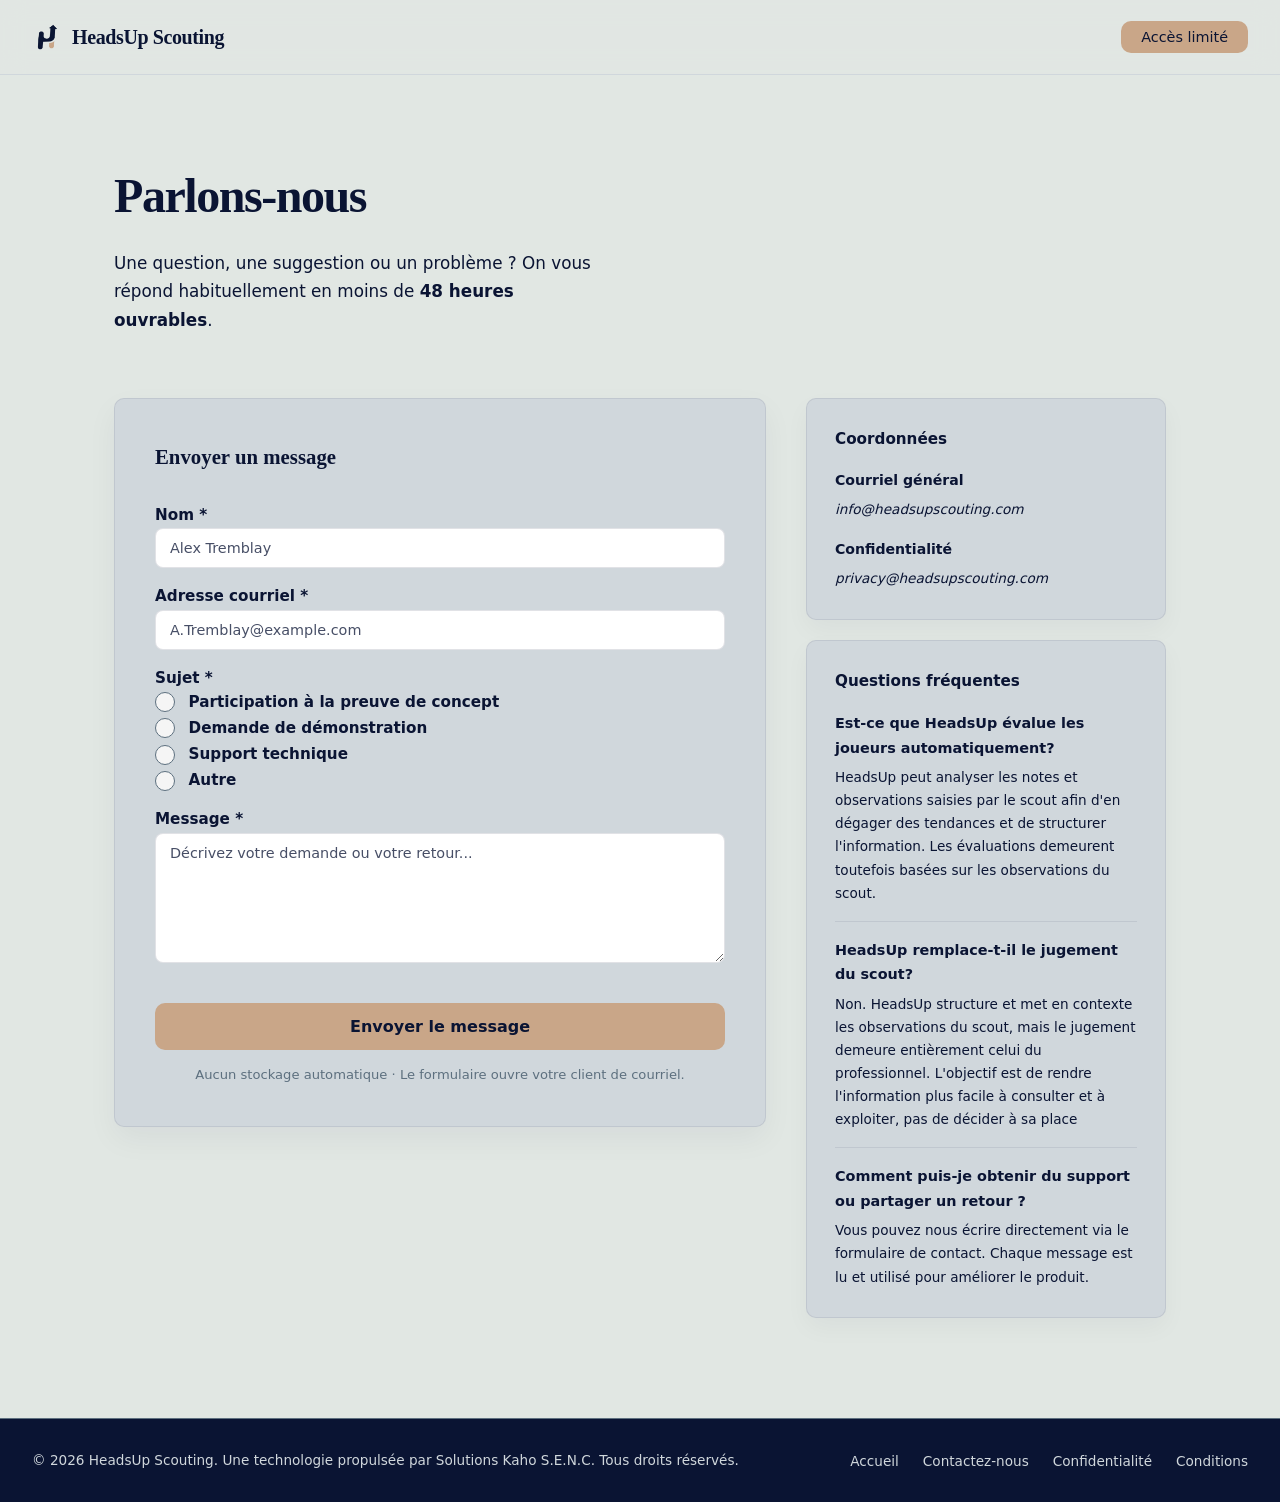
<file: contact.html>
<!DOCTYPE html>
<html lang="fr">
<head>
  <meta charset="UTF-8" />
  <meta name="viewport" content="width=device-width, initial-scale=1.0" />
  <title>Contact — HeadsUp Scouting</title>
  <link rel="stylesheet" href="client/css/base.css">
  <link rel="stylesheet" href="client/css/contact.css">
  <link rel="icon" href="client/image/HUSDarkSmallTransparentLogo.png"  media="(prefers-color-scheme: dark)">
  <link rel="icon" href="client/image/HUSLightSmallTransparentLogo.png"  media="(prefers-color-scheme: light)">
  <script src="client/js/contact.js"></script>
</head>
<body>

  <nav>
    <a class="logo" href="index.html">
      <img src="client/image/HUSLightSmallTransparentLogo.png" alt="HeadsUp Scouting logo">
      HeadsUp Scouting
    </a>
    <ul class="nav-links">
      <li><a href="request-access.html" class="nav-cta">Accès limité</a></li>
    </ul>
  </nav>

  <div class="page-wrapper">

    <div class="page-header">
      <h1>Parlons-nous</h1> 
      <p>Une question, une suggestion ou un problème ? On vous répond habituellement en moins de <strong>48 heures ouvrables</strong>.</p>
    </div>

    <div class="contact-grid">

      <!-- FORM -->
      <div class="form-card">
        <div id="form-content">
          <h2>Envoyer un message</h2>
            <div class="field">
              <label for="full-name">Nom *</label>
              <input type="text" id="full-name" placeholder="Alex Tremblay" autocomplete="name"/>
              <small class="error-message" id="full-name-error"></small>
            </div>
          <div class="field">
            <label for="email">Adresse courriel *</label>
            <input type="email" id="email" placeholder="A.Tremblay@example.com" autocomplete="email" />
            <small class="error-message" id="email-error"></small>
          </div>
          <div class="field">
            <label for="sujet">Sujet *</label>
            <div class="radio-select" id="sujet" role="radiogroup" aria-labelledby="sujet-label">
              <label class="select-option">
                <input type="radio" name="sujet" value="Access" onchange="clearError('sujet')">
                <span>Participation à la preuve de concept</span>
              </label>
              <label class="select-option">
                <input type="radio" name="sujet" value="Demo" onchange="clearError('sujet')">
                <span>Demande de démonstration</span>
              </label>
              <label class="select-option">
                <input type="radio" name="sujet" value="Support" onchange="clearError('sujet')">
                <span>Support technique</span>
              </label>
              <label class="select-option">
                <input type="radio" name="sujet" value="Other" onchange="clearError('sujet')">
                <span>Autre</span>
              </label>
            </div>
            <small class="error-message" id="sujet-error"></small>
          </div>
          <div class="field">
            <label for="message">Message *</label>
            <textarea id="message" placeholder="Décrivez votre demande ou votre retour..."></textarea>
            <div class="field-footer">
              <small class="error-message" id="message-error"></small>
            </div>
          </div>
          

          <button class="btn-submit" onclick="submitForm()">Envoyer le message</button>
          <p class="form-note">Aucun stockage automatique · Le formulaire ouvre votre client de courriel.</p>
        </div>

         <!-- SUCCESS -->
        <div class="success" id="success">
          <div class="success-icon">📨</div>
          <h2>Merci. Votre client de courriel devrait s'ouvrir bientôt.</h2>
          <p>S'il ne s'ouvre pas, écrivez-nous directement à <a href="mailto:info@headsupscouting.com">info@headsupscouting.com</a>.</p>
          <p>On revient vers vous sous 48 h.</p>
          <a href="index.html">Retour à l'accueil</a>
        </div>
      </div>

      <!-- SIDEBAR -->
      <aside class="sidebar">

        <div class="info-card">
          <h3>Coordonnées</h3>
          <div class="info-item">
            <div class="info-text">
              <strong>Courriel général</strong>
              <a href="mailto:info@headsupscouting.com">info@headsupscouting.com</a>
            </div>
          </div>
          <div class="info-item">
            <div class="info-text">
              <strong>Confidentialité</strong>
              <a href="mailto:privacy@headsupscouting.com">privacy@headsupscouting.com</a>
            </div>
          </div>

        </div>

        <div class="info-card">
          <h3>Questions fréquentes</h3>
          <div class="faq-item">
            <h4>Est-ce que HeadsUp évalue les joueurs automatiquement?</h4>
            <p>HeadsUp peut analyser les notes et observations saisies par le scout afin d'en dégager des tendances et de structurer l'information. Les évaluations demeurent toutefois basées sur les observations du scout.</p>
          </div>
          <div class="faq-item">
            <h4>HeadsUp remplace-t-il le jugement du scout?</h4>
            <p>Non. HeadsUp structure et met en contexte les observations du scout, mais le jugement demeure entièrement celui du professionnel. L'objectif est de rendre l'information plus facile à consulter et à exploiter, pas de décider à sa place</p>
          </div>
          <div class="faq-item">
            <h4>Comment puis-je obtenir du support ou partager un retour ?</h4>
            <p>Vous pouvez nous écrire directement via le formulaire de contact. Chaque message est lu et utilisé pour améliorer le produit.</p>
          </div>
        </div>

      </aside>
    </div>
  </div>

  <footer>
    <span>© 2026 HeadsUp Scouting. Une technologie propulsée par Solutions Kaho S.E.N.C. Tous droits réservés.</span>
    <ul class="footer-links">
        <li><a href="index.html">Accueil</a></li>
        <li><a href="contact.html">Contactez-nous</a></li>
        <li><a href="privacy.html">Confidentialité</a></li>
        <li><a href="terms.html">Conditions</a></li>
    </ul>
  </footer>
</body>
</html>
</file>
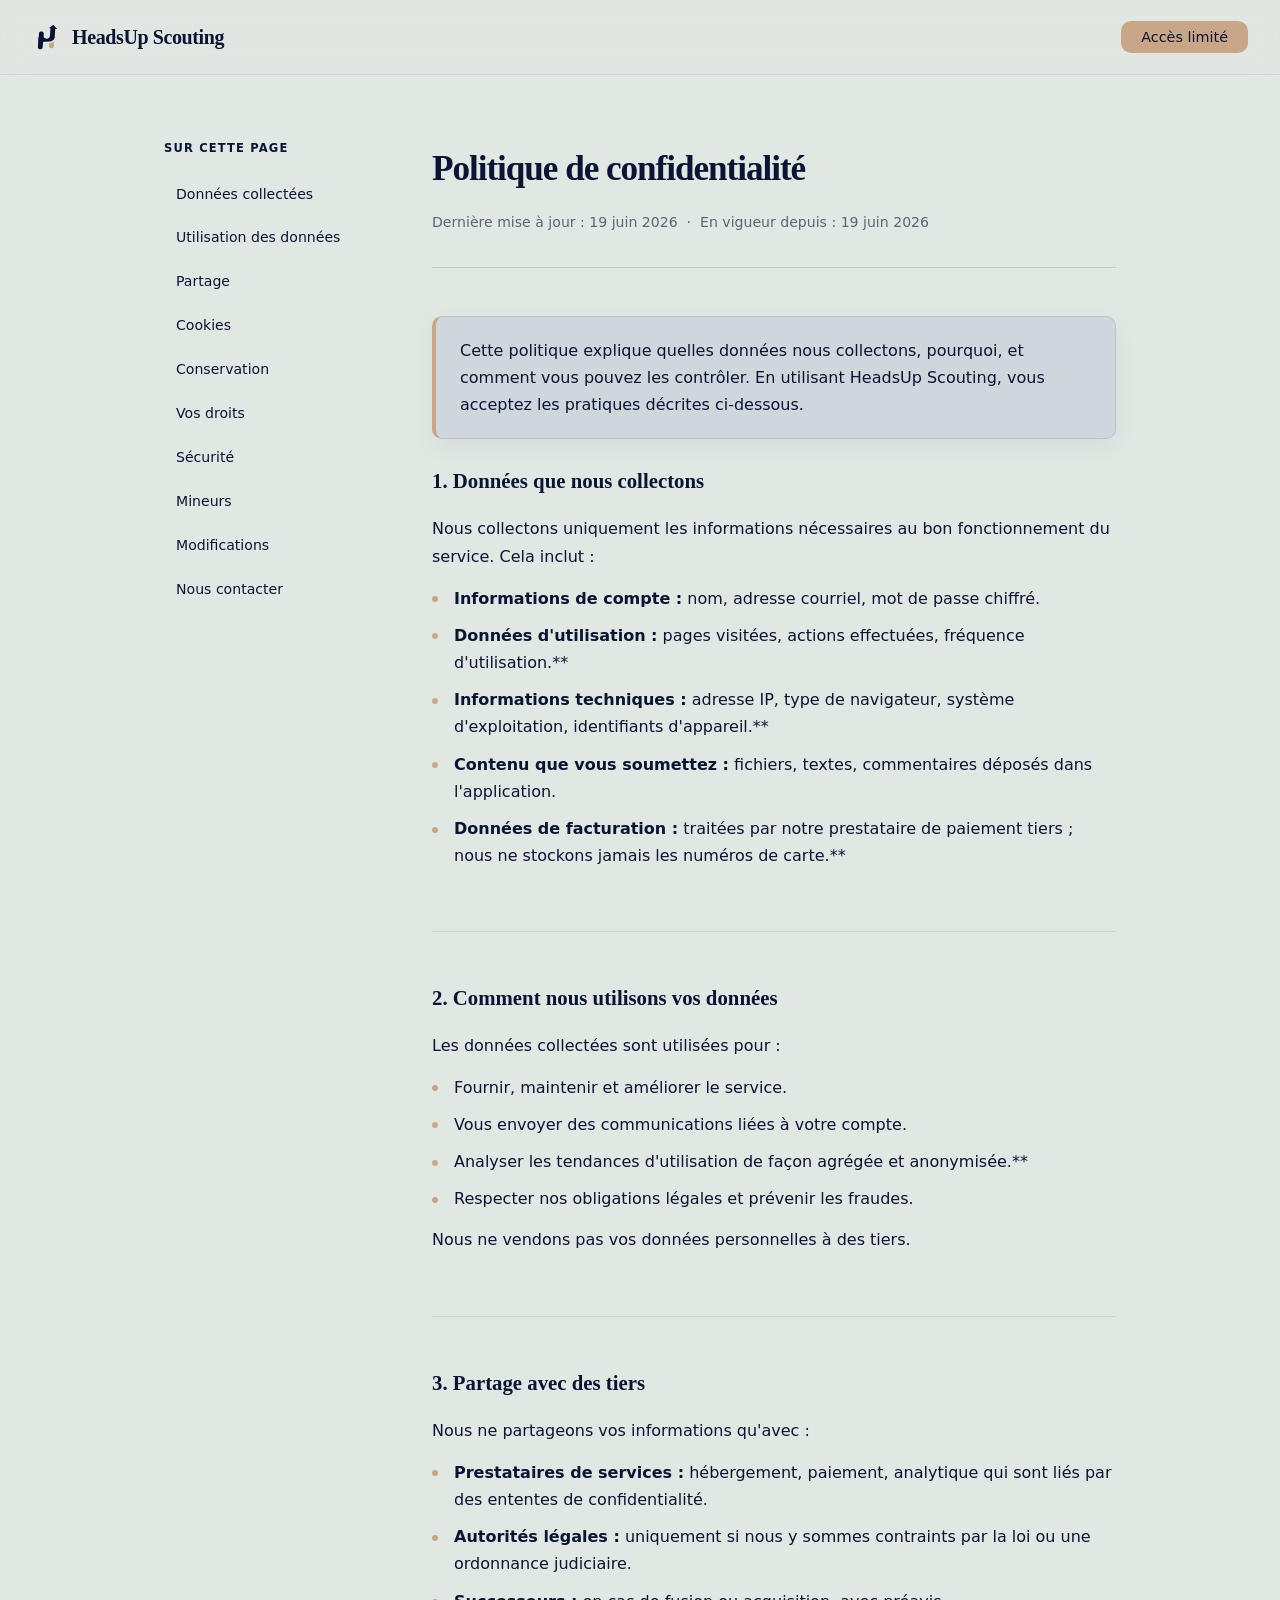
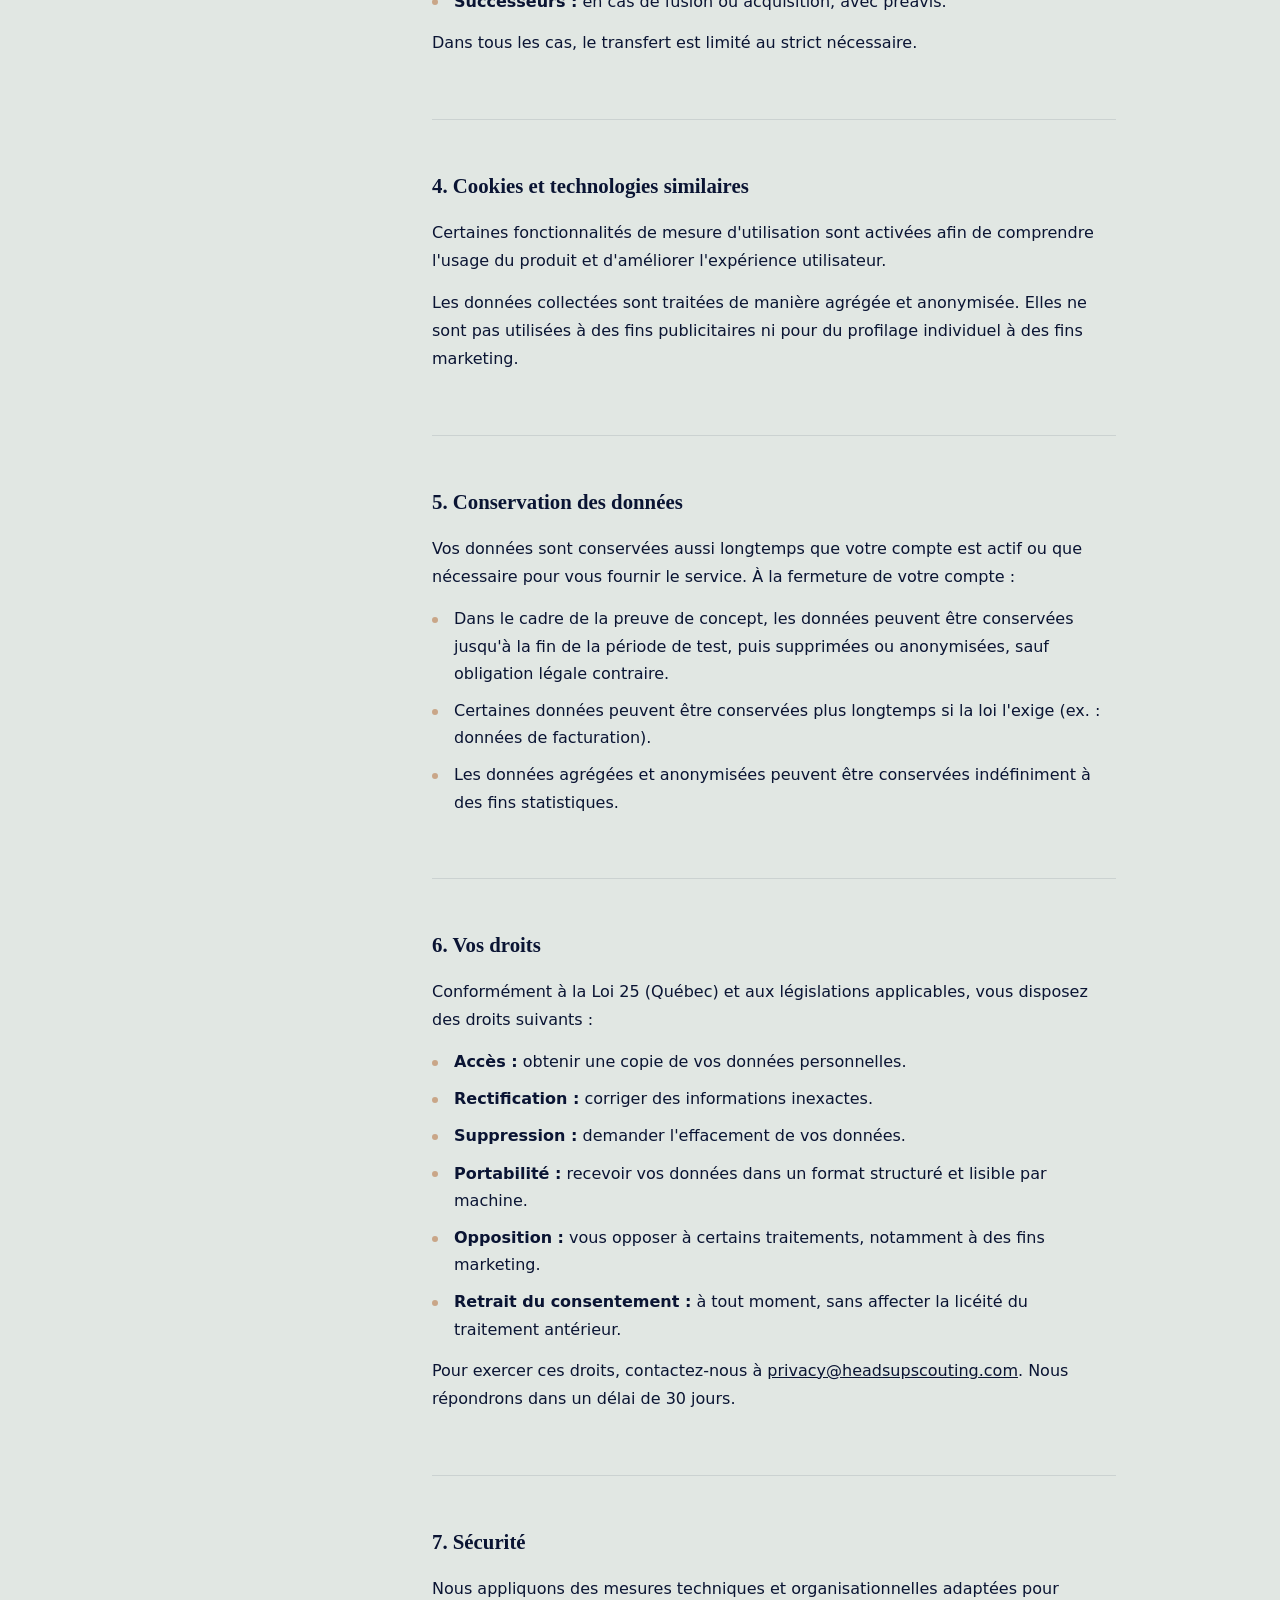
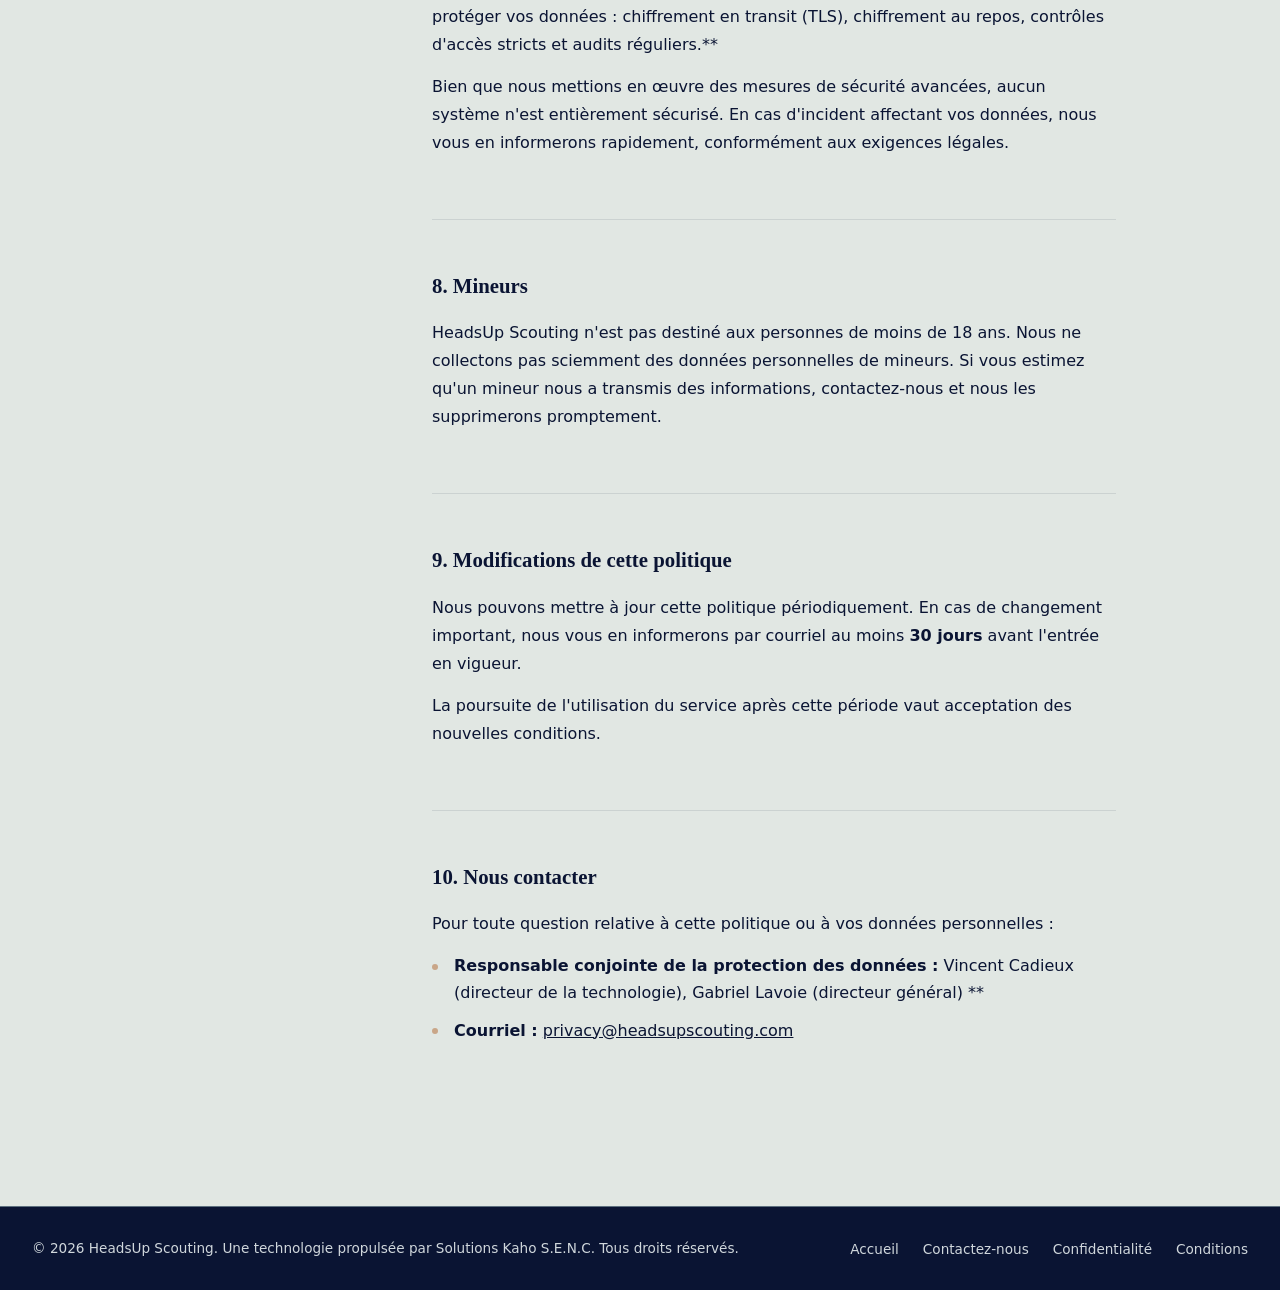
<file: privacy.html>
<!DOCTYPE html>
<html lang="fr">
<head>
  <meta charset="UTF-8" />
  <meta name="viewport" content="width=device-width, initial-scale=1.0" />
  <title>Politique de confidentialité — HeadsUp Scouting</title>
  <link rel="stylesheet" href="client/css/base.css">
  <link rel="stylesheet" href="client/css/docs.css">
  <link rel="icon" href="client/image/HUSDarkSmallTransparentLogo.png"  media="(prefers-color-scheme: dark)">
  <link rel="icon" href="client/image/HUSLightSmallTransparentLogo.png"  media="(prefers-color-scheme: light)">
</head>
<body>

  <nav>
    <a class="logo" href="index.html">
      <img src="client/image/HUSLightSmallTransparentLogo.png" alt="HeadsUp Scouting logo">
      HeadsUp Scouting
    </a>
    <ul class="nav-links">
      <li><a href="request-access.html" class="nav-cta">Accès limité</a></li>
    </ul>
  </nav>

  <div class="page-wrapper">

    <aside class="toc">
      <div class="toc-label">Sur cette page</div>
      <ul>
        <li><a href="#collecte">Données collectées</a></li>
        <li><a href="#utilisation">Utilisation des données</a></li>
        <li><a href="#partage">Partage</a></li>
        <li><a href="#cookies">Cookies</a></li>
        <li><a href="#conservation">Conservation</a></li>
        <li><a href="#droits">Vos droits</a></li>
        <li><a href="#securite">Sécurité</a></li>
        <li><a href="#mineurs">Mineurs</a></li>
        <li><a href="#modifications">Modifications</a></li>
        <li><a href="#contact">Nous contacter</a></li>
      </ul>
    </aside>

    <main class="content">
      <header>
        <h1>Politique de confidentialité</h1>
        <p class="meta">Dernière mise à jour : 19 juin 2026 &nbsp;·&nbsp; En vigueur depuis : 19 juin 2026</p>
      </header>

      <div class="highlight-box">
        Cette politique explique quelles données nous collectons, pourquoi, et comment vous pouvez les contrôler. En utilisant HeadsUp Scouting, vous acceptez les pratiques décrites ci-dessous.
      </div>

      <div class="section" id="collecte">
        <h2>1. Données que nous collectons</h2>
        <p>Nous collectons uniquement les informations nécessaires au bon fonctionnement du service. Cela inclut :</p>
        <ul>
          <li><strong>Informations de compte :</strong> nom, adresse courriel, mot de passe chiffré.</li>
          <li><strong>Données d'utilisation :</strong> pages visitées, actions effectuées, fréquence d'utilisation.**</li>
          <li><strong>Informations techniques :</strong> adresse IP, type de navigateur, système d'exploitation, identifiants d'appareil.**</li>
          <li><strong>Contenu que vous soumettez :</strong> fichiers, textes, commentaires déposés dans l'application.</li>
          <li><strong>Données de facturation :</strong> traitées par notre prestataire de paiement tiers ; nous ne stockons jamais les numéros de carte.**</li>
        </ul>
      </div>

      <div class="section" id="utilisation">
        <h2>2. Comment nous utilisons vos données</h2>
        <p>Les données collectées sont utilisées pour :</p>
        <ul>
          <li>Fournir, maintenir et améliorer le service.</li>
          <li>Vous envoyer des communications liées à votre compte.</li>
          <li>Analyser les tendances d'utilisation de façon agrégée et anonymisée.**</li>
          <li>Respecter nos obligations légales et prévenir les fraudes.</li>
        </ul>
        <p>Nous ne vendons pas vos données personnelles à des tiers.</p>
      </div>

      <div class="section" id="partage">
        <h2>3. Partage avec des tiers</h2>
        <p>Nous ne partageons vos informations qu'avec :</p>
        <ul>
          <li><strong>Prestataires de services :</strong> hébergement, paiement, analytique qui sont liés par des ententes de confidentialité.</li>
          <li><strong>Autorités légales :</strong> uniquement si nous y sommes contraints par la loi ou une ordonnance judiciaire.</li>
          <li><strong>Successeurs :</strong> en cas de fusion ou acquisition, avec préavis.</li>
        </ul>
        <p>Dans tous les cas, le transfert est limité au strict nécessaire.</p>
      </div>

      <div class="section" id="cookies">
        <h2>4. Cookies et technologies similaires</h2>
        <p>
          Certaines fonctionnalités de mesure d'utilisation sont activées afin de comprendre l'usage du produit et d'améliorer l'expérience utilisateur.
        </p>

        <p>
          Les données collectées sont traitées de manière agrégée et anonymisée. Elles ne sont pas utilisées à des fins publicitaires ni pour du profilage individuel à des fins marketing.
        </p>
        <!-- Ancienne version
        <p>Nous utilisons des cookies pour maintenir votre session et mémoriser vos préférences. Aucun cookie publicitaire ou de traçage inter-sites n'est déposé sans votre consentement explicite.</p>
        <ul>
          <li><strong>Cookies essentiels :</strong> nécessaires au fonctionnement du service.</li>
          <li><strong>Cookies analytiques :</strong> mesure d'audience anonymisée — désactivables dans vos paramètres.**</li>
          <li><strong>Cookies de préférence :</strong> mémorisent vos choix d'interface (langue, thème).**</li>
        </ul>
        <p>Vous pouvez gérer ou supprimer les cookies depuis les paramètres de votre navigateur à tout moment.**</p>
        -->
        
      </div>

      <div class="section" id="conservation">
        <h2>5. Conservation des données</h2>
        <p>Vos données sont conservées aussi longtemps que votre compte est actif ou que nécessaire pour vous fournir le service. À la fermeture de votre compte :</p>
        <ul>
          <li>Dans le cadre de la preuve de concept, les données peuvent être conservées jusqu'à la fin de la période de test, puis supprimées ou anonymisées, sauf obligation légale contraire.</li>
          <li>Certaines données peuvent être conservées plus longtemps si la loi l'exige (ex. : données de facturation).</li>
          <li>Les données agrégées et anonymisées peuvent être conservées indéfiniment à des fins statistiques.</li>
        </ul>
      </div>

      <div class="section" id="droits">
        <h2>6. Vos droits</h2>
        <p>Conformément à la Loi 25 (Québec) et aux législations applicables, vous disposez des droits suivants :</p>
        <ul>
          <li><strong>Accès :</strong> obtenir une copie de vos données personnelles.</li>
          <li><strong>Rectification :</strong> corriger des informations inexactes.</li>
          <li><strong>Suppression :</strong> demander l'effacement de vos données.</li>
          <li><strong>Portabilité :</strong> recevoir vos données dans un format structuré et lisible par machine.</li>
          <li><strong>Opposition :</strong> vous opposer à certains traitements, notamment à des fins marketing.</li>
          <li><strong>Retrait du consentement :</strong> à tout moment, sans affecter la licéité du traitement antérieur.</li>
        </ul>
        <p>Pour exercer ces droits, contactez-nous à <a href="mailto:privacy@headsupscouting.com">privacy@headsupscouting.com</a>. Nous répondrons dans un délai de 30 jours.</p>
      </div>

      <div class="section" id="securite">
        <h2>7. Sécurité</h2>
        <p>Nous appliquons des mesures techniques et organisationnelles adaptées pour protéger vos données : chiffrement en transit (TLS), chiffrement au repos, contrôles d'accès stricts et audits réguliers.**</p>
        <p>Bien que nous mettions en œuvre des mesures de sécurité avancées, aucun système n'est entièrement sécurisé. En cas d'incident affectant vos données, nous vous en informerons rapidement, conformément aux exigences légales.</p>
      </div>

      <div class="section" id="mineurs">
        <h2>8. Mineurs</h2>
        <p>HeadsUp Scouting n'est pas destiné aux personnes de moins de 18 ans. Nous ne collectons pas sciemment des données personnelles de mineurs. Si vous estimez qu'un mineur nous a transmis des informations, contactez-nous et nous les supprimerons promptement.</p>
      </div>

      <div class="section" id="modifications">
        <h2>9. Modifications de cette politique</h2>
        <p>Nous pouvons mettre à jour cette politique périodiquement. En cas de changement important, nous vous en informerons par courriel au moins <strong>30 jours</strong> avant l'entrée en vigueur.</p>
        <p>La poursuite de l'utilisation du service après cette période vaut acceptation des nouvelles conditions.</p>
      </div>

      <div class="section" id="contact">
        <h2>10. Nous contacter</h2>
        <p>Pour toute question relative à cette politique ou à vos données personnelles :</p>
        <ul>
          <li><strong>Responsable conjointe de la protection des données :</strong> Vincent Cadieux (directeur de la technologie), Gabriel Lavoie (directeur général) **</li>
          <li><strong>Courriel :</strong> <a href="mailto:privacy@headsupscouting.com">privacy@headsupscouting.com</a></li>
        </ul>
      </div>

    </main>
  </div>

  <footer>
    <span>© 2026 HeadsUp Scouting. Une technologie propulsée par Solutions Kaho S.E.N.C. Tous droits réservés.</span>
    <ul class="footer-links">
        <li><a href="index.html">Accueil</a></li>
        <li><a href="contact.html">Contactez-nous</a></li>
        <li><a href="privacy.html">Confidentialité</a></li>
        <li><a href="terms.html">Conditions</a></li>
    </ul>
  </footer>

</body>
</html>
</file>
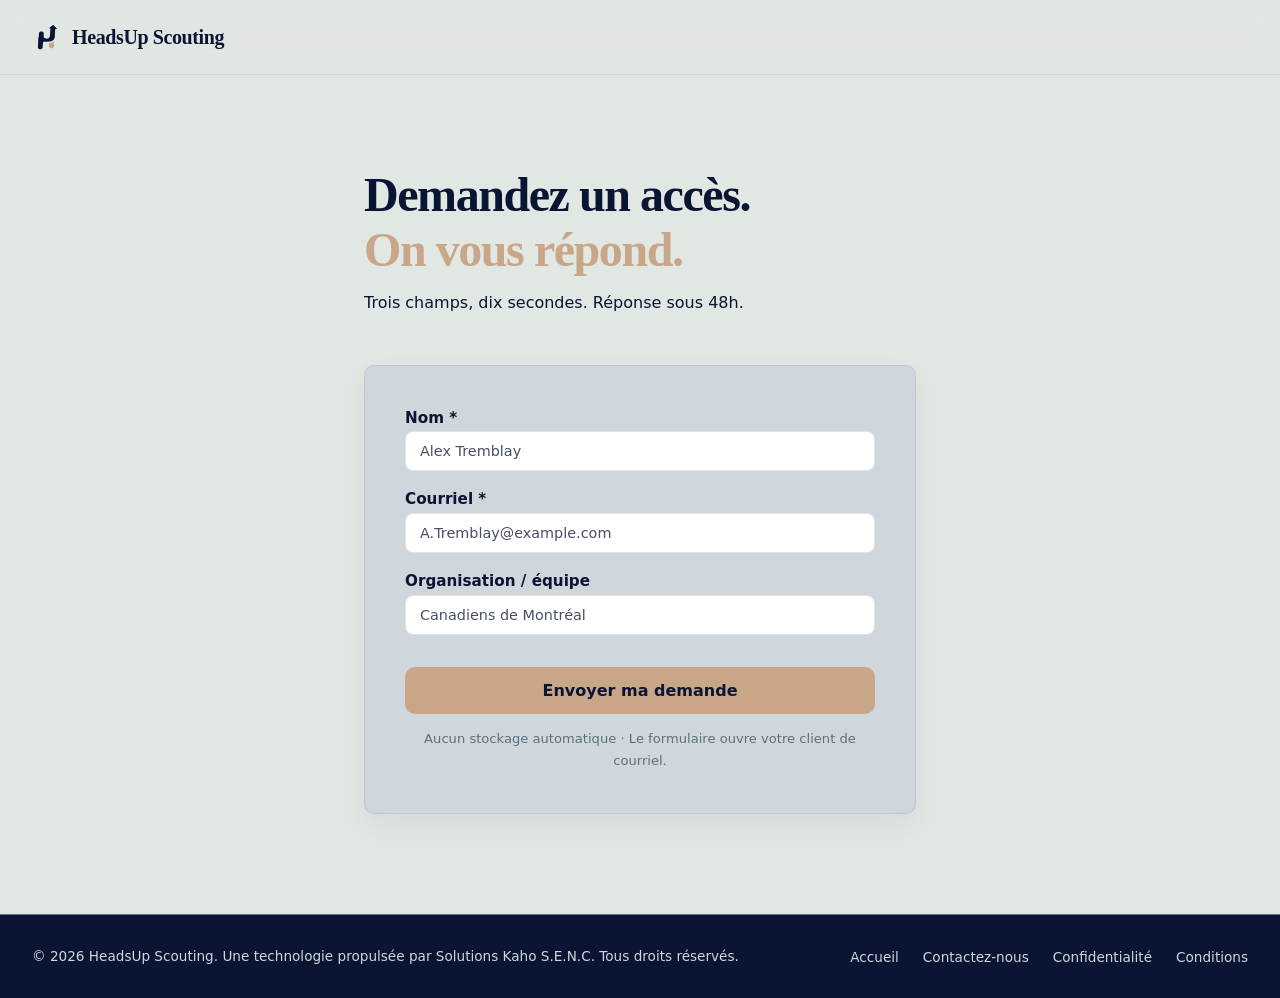
<file: request-access.html>
<!DOCTYPE html>
<html lang="fr">
<head>
  <meta charset="UTF-8" />
  <meta name="viewport" content="width=device-width, initial-scale=1.0" />
  <title>Accès POC — HeadsUp Scouting</title>
  <link rel="stylesheet" href="client/css/docs.css">
  <link rel="stylesheet" href="client/css/contact.css">
  <link rel="stylesheet" href="client/css/request-access.css">
  <link rel="stylesheet" href="client/css/base.css">
  <link rel="icon" href="client/image/HUSDarkSmallTransparentLogo.png"  media="(prefers-color-scheme: dark)">
  <link rel="icon" href="client/image/HUSLightSmallTransparentLogo.png"  media="(prefers-color-scheme: light)">
  <script src="client/js/request-access.js"></script>
</head>
<body>

  <nav>
    <a class="logo" href="index.html">
      <img src="client/image/HUSLightSmallTransparentLogo.png" alt="HeadsUp Scouting logo">
      HeadsUp Scouting
    </a>
  </nav>

  <div class="page-wrapper">

    <div class="page-header">
      <h1>Demandez un accès. <span><br>On vous répond.</span></h1>
      <p>Trois champs, dix secondes. Réponse sous 48h.</p>
    </div>

    <!-- FORM -->
    <div class="form-card" id="form-card">
      <div class="field">
        <label for="full-name">Nom *</label>
        <input type="text" id="full-name" placeholder="Alex Tremblay" autocomplete="name"/>
        <small class="error-message" id="full-name-error"></small>
      </div>
      <div class="field">
        <label for="email">Courriel *</label>
        <input type="email" id="email" placeholder="A.Tremblay@example.com" autocomplete="email"/>
        <small class="error-message" id="email-error"></small>
      </div>

      <div class="field">
        <label for="org">Organisation / équipe</label>
        <input type="text" id="org" placeholder="Canadiens de Montréal" />
        <small class="error-message" id="org-error"></small>
      </div>
      <button class="btn-submit" onclick="submitBeta()">Envoyer ma demande</button>
      <p class="form-note">Aucun stockage automatique · Le formulaire ouvre votre client de courriel.</p>
    </div>

      <!-- SUCCESS -->
      <div class="success" id="success">
        <div class="success-icon">📨</div>
        <h2>Merci. Votre client de courriel devrait s'ouvrir.</h2>
        <p>S'il ne s'ouvre pas, écrivez-nous directement à <a href="mailto:info@headsupscouting.com">info@headsupscouting.com</a>.</p>
        <p>On revient vers vous sous 48 h.</p>
        <a href="index.html">Retour à l'accueil</a>
      </div>

    </div>
  </div>


  <footer>
    <span>© 2026 HeadsUp Scouting. Une technologie propulsée par Solutions Kaho S.E.N.C. Tous droits réservés.</span>
    <ul class="footer-links">
        <li><a href="index.html">Accueil</a></li>
        <li><a href="contact.html">Contactez-nous</a></li>
        <li><a href="privacy.html">Confidentialité</a></li>
        <li><a href="terms.html">Conditions</a></li>
    </ul>
  </footer>
</body>
</html>
</file>
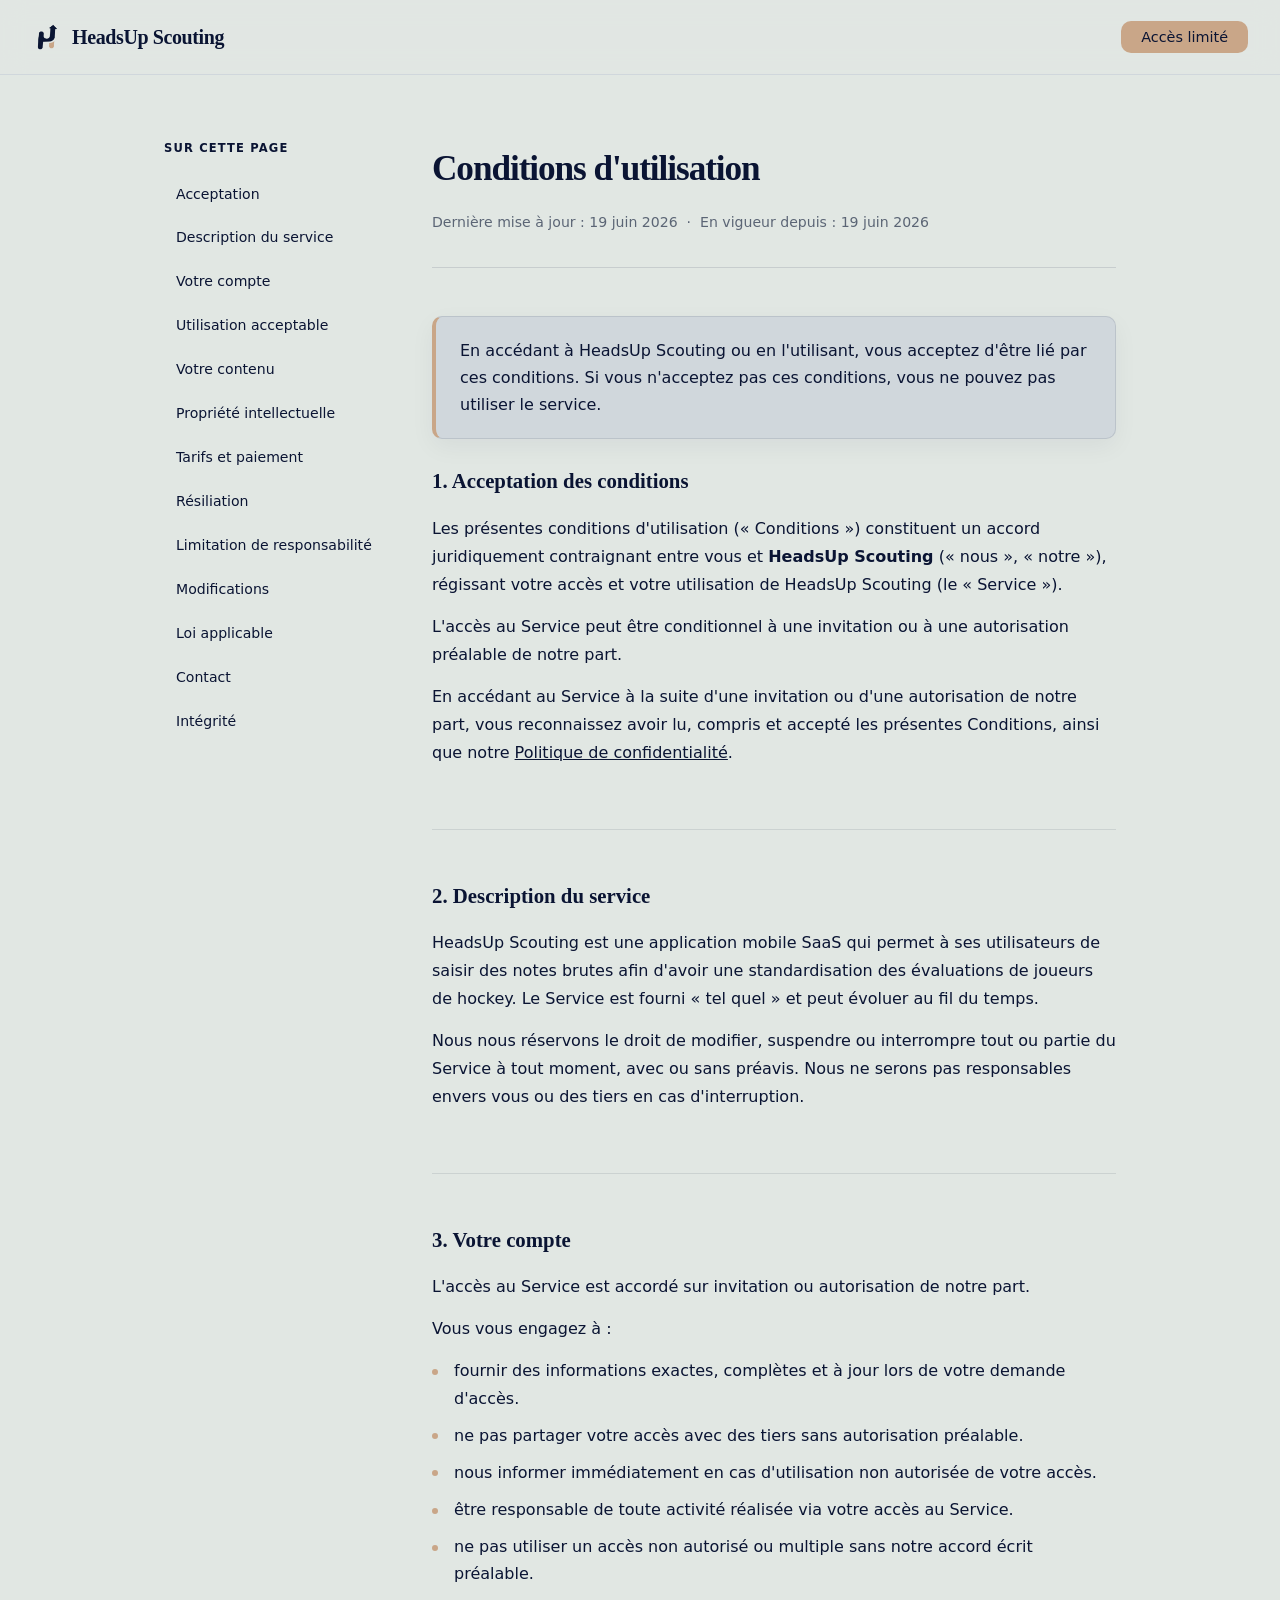
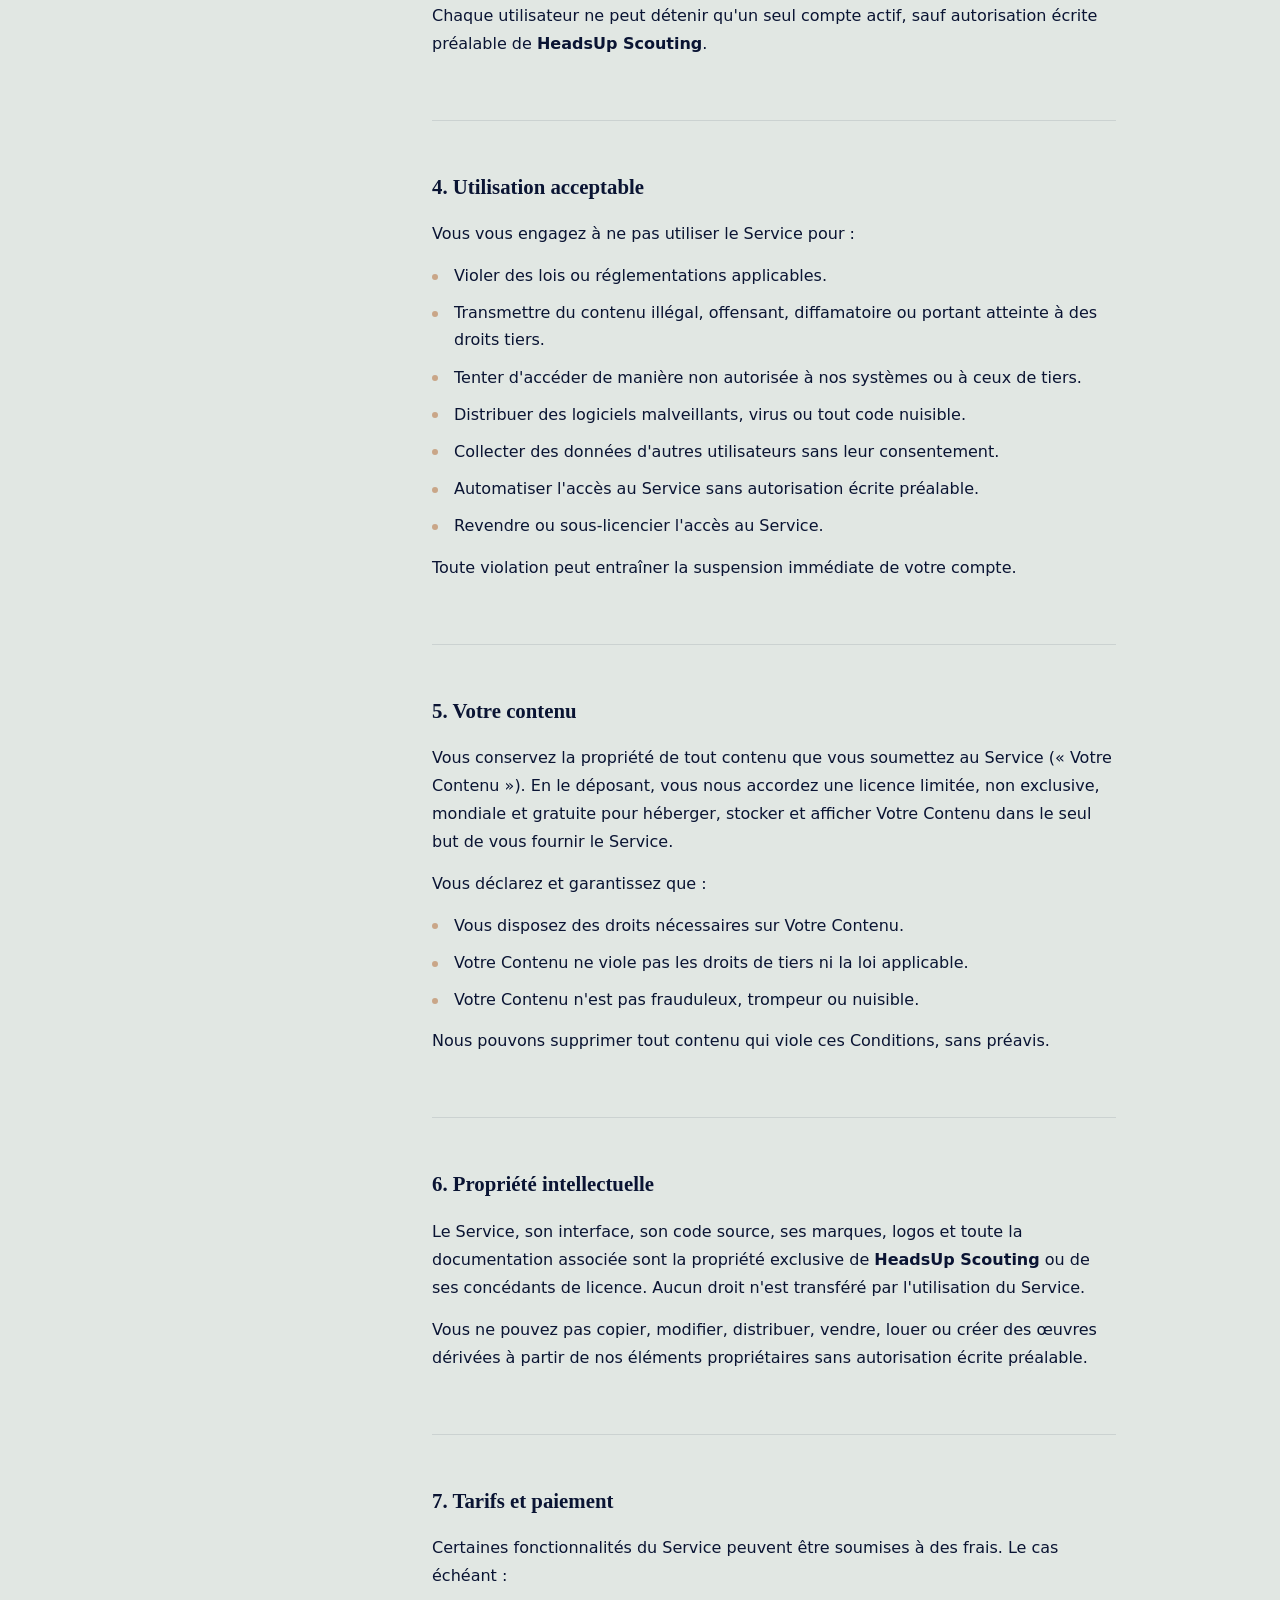
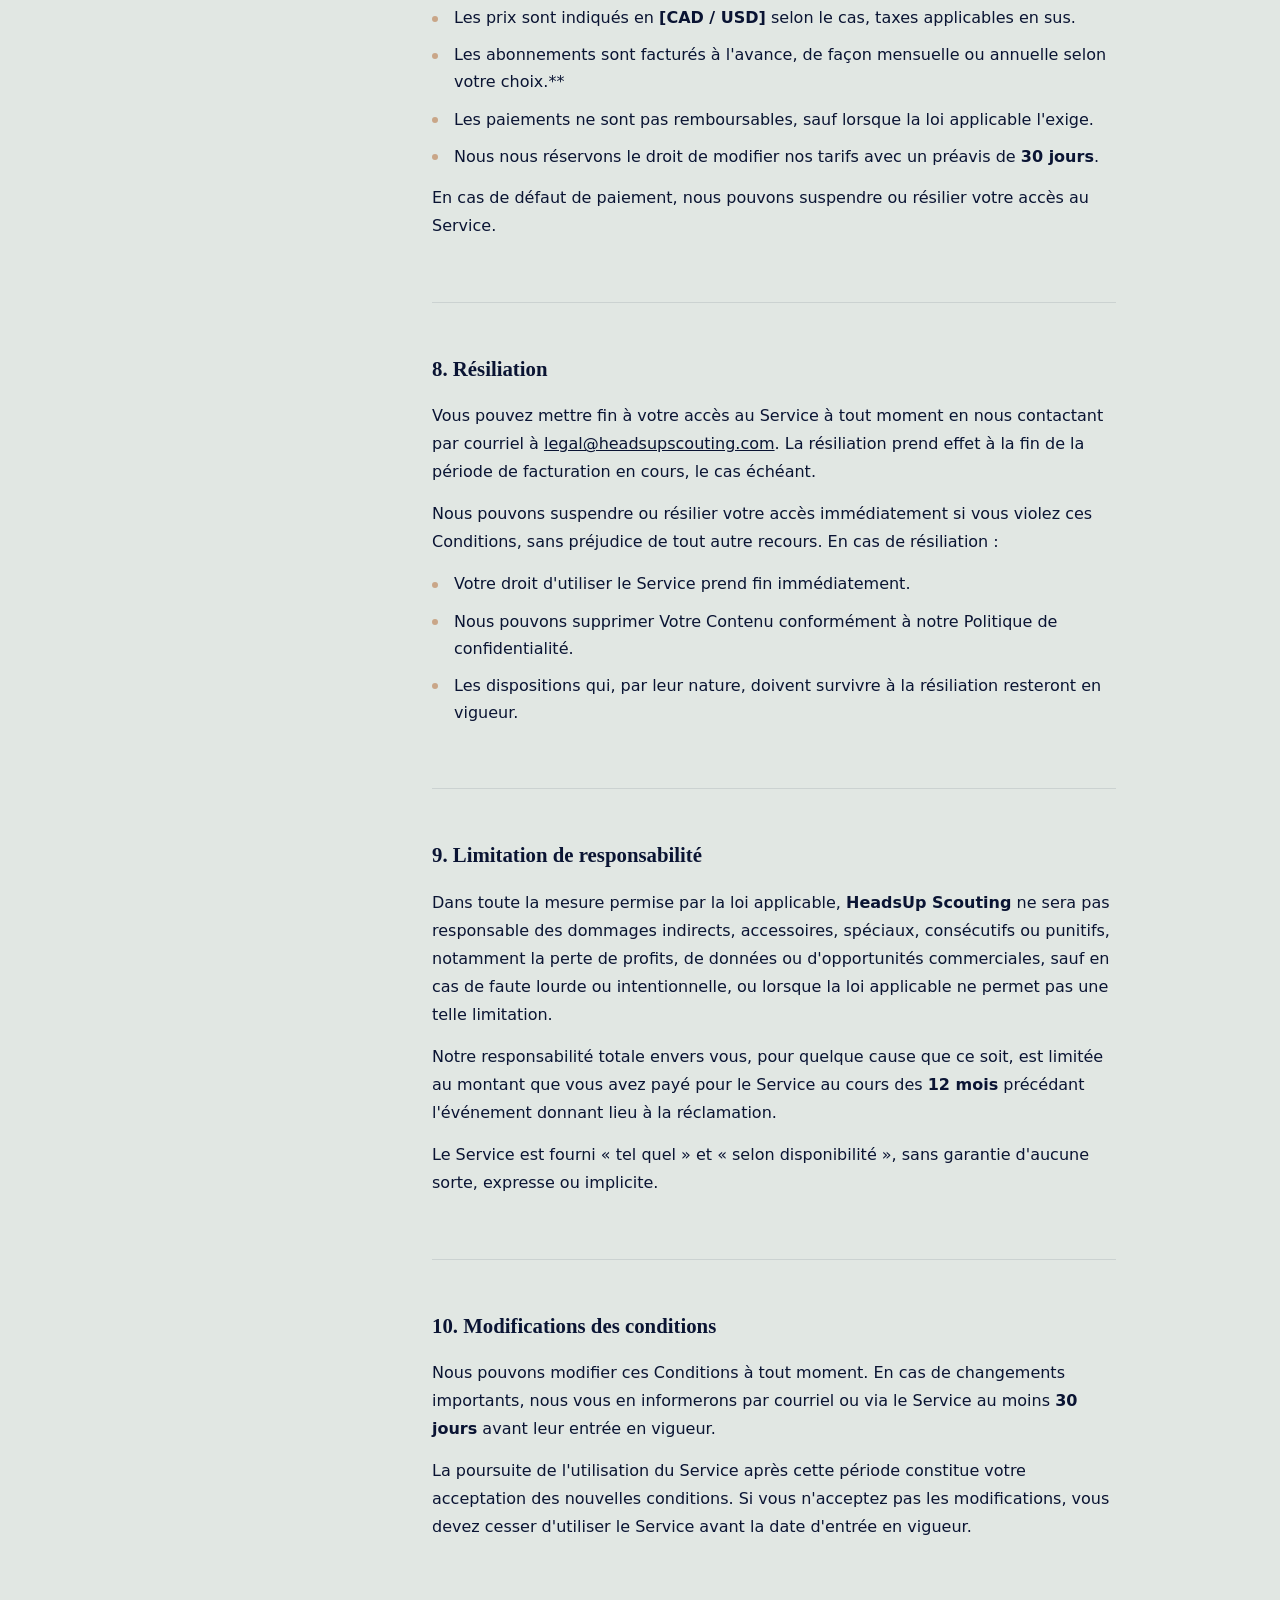
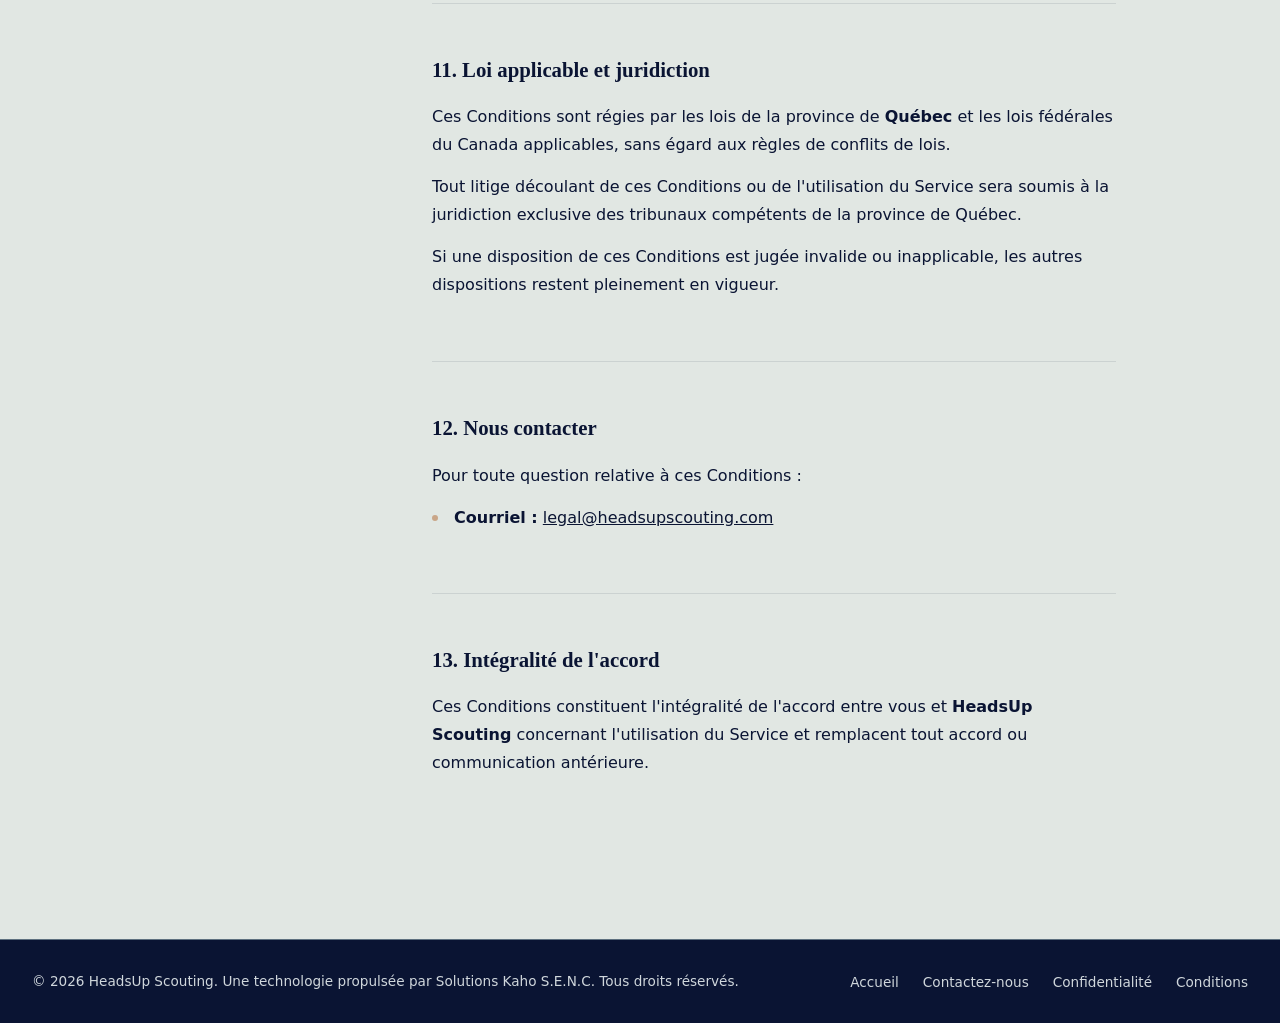
<file: terms.html>
<!DOCTYPE html>
<html lang="fr">
<head>
  <meta charset="UTF-8" />
  <meta name="viewport" content="width=device-width, initial-scale=1.0" />
  <title>Conditions d'utilisation — HeadsUp Scouting</title>
  <link rel="stylesheet" href="client/css/base.css">
  <link rel="stylesheet" href="client/css/docs.css">
  <link rel="icon" href="client/image/HUSDarkSmallTransparentLogo.png"  media="(prefers-color-scheme: dark)">
  <link rel="icon" href="client/image/HUSLightSmallTransparentLogo.png"  media="(prefers-color-scheme: light)">
</head>
<body>

  <nav>
    <a class="logo" href="index.html">
      <img src="client/image/HUSLightSmallTransparentLogo.png" alt="HeadsUp Scouting logo">
      HeadsUp Scouting
    </a>
    <ul class="nav-links">
      <li><a href="request-access.html" class="nav-cta">Accès limité</a></li>
    </ul>
  </nav>

  <div class="page-wrapper">

    <aside class="toc">
      <div class="toc-label">Sur cette page</div>
      <ul>
        <li><a href="#acceptation">Acceptation</a></li>
        <li><a href="#service">Description du service</a></li>
        <li><a href="#compte">Votre compte</a></li>
        <li><a href="#utilisation">Utilisation acceptable</a></li>
        <li><a href="#contenu">Votre contenu</a></li>
        <li><a href="#propriete">Propriété intellectuelle</a></li>
        <li><a href="#tarifs">Tarifs et paiement</a></li>
        <li><a href="#resiliation">Résiliation</a></li>
        <li><a href="#responsabilite">Limitation de responsabilité</a></li>
        <li><a href="#modifications">Modifications</a></li>
        <li><a href="#loi">Loi applicable</a></li>
        <li><a href="#contact">Contact</a></li>
        <li><a href="#integrity">Intégrité</a></li>
      </ul>
    </aside>

    <main class="content">
      <header>
        <h1>Conditions d'utilisation</h1>
        <p class="meta">Dernière mise à jour : 19 juin 2026 &nbsp;·&nbsp; En vigueur depuis : 19 juin 2026</p>
      </header>

      <div class="highlight-box">
        En accédant à HeadsUp Scouting ou en l'utilisant, vous acceptez d'être lié par ces conditions. Si vous n'acceptez pas ces conditions, vous ne pouvez pas utiliser le service.
      </div>

      <div class="section" id="acceptation">
        <h2>1. Acceptation des conditions</h2>
        <p>Les présentes conditions d'utilisation (« Conditions ») constituent un accord juridiquement contraignant  entre vous et <strong>HeadsUp Scouting</strong> (« nous », « notre »), régissant votre accès et votre utilisation de HeadsUp Scouting (le « Service »).</p>
        <p>L'accès au Service peut être conditionnel à une invitation ou à une autorisation préalable de notre part.</p>
        <p>En accédant au Service à la suite d'une invitation ou d'une autorisation de notre part, vous reconnaissez avoir lu, compris et accepté les présentes Conditions, ainsi que notre <a href="privacy.html">Politique de confidentialité</a>.</p>
      </div>

      <div class="section" id="service">
        <h2>2. Description du service</h2>
        <p>HeadsUp Scouting est une application mobile SaaS qui permet à ses utilisateurs de saisir des notes brutes afin d'avoir une standardisation des évaluations de joueurs de hockey. Le Service est fourni « tel quel » et peut évoluer au fil du temps.</p>
        <p>Nous nous réservons le droit de modifier, suspendre ou interrompre tout ou partie du Service à tout moment, avec ou sans préavis. Nous ne serons pas responsables envers vous ou des tiers en cas d'interruption.</p>
      </div>

      <div class="section" id="compte">
        <h2>3. Votre compte</h2>
        <p>L'accès au Service est accordé sur invitation ou autorisation de notre part.</p>
        <p>Vous vous engagez à :</p>
        <ul>
          <li>fournir des informations exactes, complètes et à jour lors de votre demande d'accès.</li>
          <li>ne pas partager votre accès avec des tiers sans autorisation préalable.</li>
          <li>nous informer immédiatement en cas d'utilisation non autorisée de votre accès.</li>
          <li>être responsable de toute activité réalisée via votre accès au Service.</li>
          <li>ne pas utiliser un accès non autorisé ou multiple sans notre accord écrit préalable.</li>
        </ul>
        <p>Chaque utilisateur ne peut détenir qu'un seul compte actif, sauf autorisation écrite préalable de <strong>HeadsUp Scouting</strong>.</p>
      </div>

      <div class="section" id="utilisation">
        <h2>4. Utilisation acceptable</h2>
        <p>Vous vous engagez à ne pas utiliser le Service pour :</p>
        <ul>
          <li>Violer des lois ou réglementations applicables.</li>
          <li>Transmettre du contenu illégal, offensant, diffamatoire ou portant atteinte à des droits tiers.</li>
          <li>Tenter d'accéder de manière non autorisée à nos systèmes ou à ceux de tiers.</li>
          <li>Distribuer des logiciels malveillants, virus ou tout code nuisible.</li>
          <li>Collecter des données d'autres utilisateurs sans leur consentement.</li>
          <li>Automatiser l'accès au Service sans autorisation écrite préalable.</li>
          <li>Revendre ou sous-licencier l'accès au Service.</li>
        </ul>
        <p>Toute violation peut entraîner la suspension immédiate de votre compte.</p>
      </div>

      <div class="section" id="contenu">
        <h2>5. Votre contenu</h2>
        <p>Vous conservez la propriété de tout contenu que vous soumettez au Service (« Votre Contenu »). En le déposant, vous nous accordez une licence limitée, non exclusive, mondiale et gratuite pour héberger, stocker et afficher Votre Contenu dans le seul but de vous fournir le Service.</p>
        <p>Vous déclarez et garantissez que :</p>
        <ul>
          <li>Vous disposez des droits nécessaires sur Votre Contenu.</li>
          <li>Votre Contenu ne viole pas les droits de tiers ni la loi applicable.</li>
          <li>Votre Contenu n'est pas frauduleux, trompeur ou nuisible.</li>
        </ul>
        <p>Nous pouvons supprimer tout contenu qui viole ces Conditions, sans préavis.</p>
      </div>

      <div class="section" id="propriete">
        <h2>6. Propriété intellectuelle</h2>
        <p>Le Service, son interface, son code source, ses marques, logos et toute la documentation associée sont la propriété exclusive de <strong>HeadsUp Scouting</strong> ou de ses concédants de licence. Aucun droit n'est transféré par l'utilisation du Service.</p>
        <p>Vous ne pouvez pas copier, modifier, distribuer, vendre, louer ou créer des œuvres dérivées à partir de nos éléments propriétaires sans autorisation écrite préalable.</p>
      </div>

      <div class="section" id="tarifs">
        <h2>7. Tarifs et paiement</h2>
        <p>Certaines fonctionnalités du Service peuvent être soumises à des frais. Le cas échéant :</p>
        <ul>
          <li>Les prix sont indiqués en <strong>[CAD / USD]</strong> selon le cas, taxes applicables en sus.</li>
          <li>Les abonnements sont facturés à l'avance, de façon mensuelle ou annuelle selon votre choix.**</li>
          <li>Les paiements ne sont pas remboursables, sauf lorsque la loi applicable l'exige.</li>
          <li>Nous nous réservons le droit de modifier nos tarifs avec un préavis de <strong>30 jours</strong>.</li>
        </ul>
        <p>En cas de défaut de paiement, nous pouvons suspendre ou résilier votre accès au Service.</p>
      </div>

      <div class="section" id="resiliation">
        <h2>8. Résiliation</h2>
        <p>Vous pouvez mettre fin à votre accès au Service à tout moment en nous contactant par courriel à <a href="mailto:legal@headsupscouting.com">legal@headsupscouting.com</a>. La résiliation prend effet à la fin de la période de facturation en cours, le cas échéant.</p>
        <p>Nous pouvons suspendre ou résilier votre accès immédiatement si vous violez ces Conditions, sans préjudice de tout autre recours. En cas de résiliation :</p>
        <ul>
          <li>Votre droit d'utiliser le Service prend fin immédiatement.</li>
          <li>Nous pouvons supprimer Votre Contenu conformément à notre Politique de confidentialité.</li>
          <li>Les dispositions qui, par leur nature, doivent survivre à la résiliation resteront en vigueur.</li>
        </ul>
      </div>

      <div class="section" id="responsabilite">
        <h2>9. Limitation de responsabilité</h2>
        <p>Dans toute la mesure permise par la loi applicable, <strong>HeadsUp Scouting</strong> ne sera pas responsable des dommages indirects, accessoires, spéciaux, consécutifs ou punitifs, notamment la perte de profits, de données ou d'opportunités commerciales, sauf en cas de faute lourde ou intentionnelle, ou lorsque la loi applicable ne permet pas une telle limitation.</p>
        <p>Notre responsabilité totale envers vous, pour quelque cause que ce soit, est limitée au montant que vous avez payé pour le Service au cours des <strong>12 mois</strong> précédant l'événement donnant lieu à la réclamation.</p>
        <p>Le Service est fourni « tel quel » et « selon disponibilité », sans garantie d'aucune sorte, expresse ou implicite.</p>
      </div>

      <div class="section" id="modifications">
        <h2>10. Modifications des conditions</h2>
        <p>Nous pouvons modifier ces Conditions à tout moment. En cas de changements importants, nous vous en informerons par courriel ou via le Service au moins <strong>30 jours</strong> avant leur entrée en vigueur.</p>
        <p>La poursuite de l'utilisation du Service après cette période constitue votre acceptation des nouvelles conditions. Si vous n'acceptez pas les modifications, vous devez cesser d'utiliser le Service avant la date d'entrée en vigueur.</p>
      </div>

      <div class="section" id="loi">
        <h2>11. Loi applicable et juridiction</h2>
        <p>Ces Conditions sont régies par les lois de la province de <strong>Québec</strong> et les lois fédérales du Canada applicables, sans égard aux règles de conflits de lois.</p>
        <p>Tout litige découlant de ces Conditions ou de l'utilisation du Service sera soumis à la juridiction exclusive des tribunaux compétents de la province de Québec.</p>
        <p>Si une disposition de ces Conditions est jugée invalide ou inapplicable, les autres dispositions restent pleinement en vigueur.</p>
      </div>

      <div class="section" id="contact">
        <h2>12. Nous contacter</h2>
        <p>Pour toute question relative à ces Conditions :</p>
        <ul>
          <li><strong>Courriel :</strong> <a href="mailto:legal@headsupscouting.com">legal@headsupscouting.com</a></li>
        </ul>
      </div>

      <div class="section" id="integrity">
        <h2>13. Intégralité de l'accord</h2>
        <p>Ces Conditions constituent l'intégralité de l'accord entre vous et <strong>HeadsUp Scouting</strong> concernant l'utilisation du Service et remplacent tout accord ou communication antérieure.</p>
      </div>

    </main>
  </div>

  <footer>
    <span>© 2026 HeadsUp Scouting. Une technologie propulsée par Solutions Kaho S.E.N.C. Tous droits réservés.</span>
    <ul class="footer-links">
        <li><a href="index.html">Accueil</a></li>
        <li><a href="contact.html">Contactez-nous</a></li>
        <li><a href="privacy.html">Confidentialité</a></li>
        <li><a href="terms.html">Conditions</a></li>
    </ul>
  </footer>

</body>
</html>
</file>
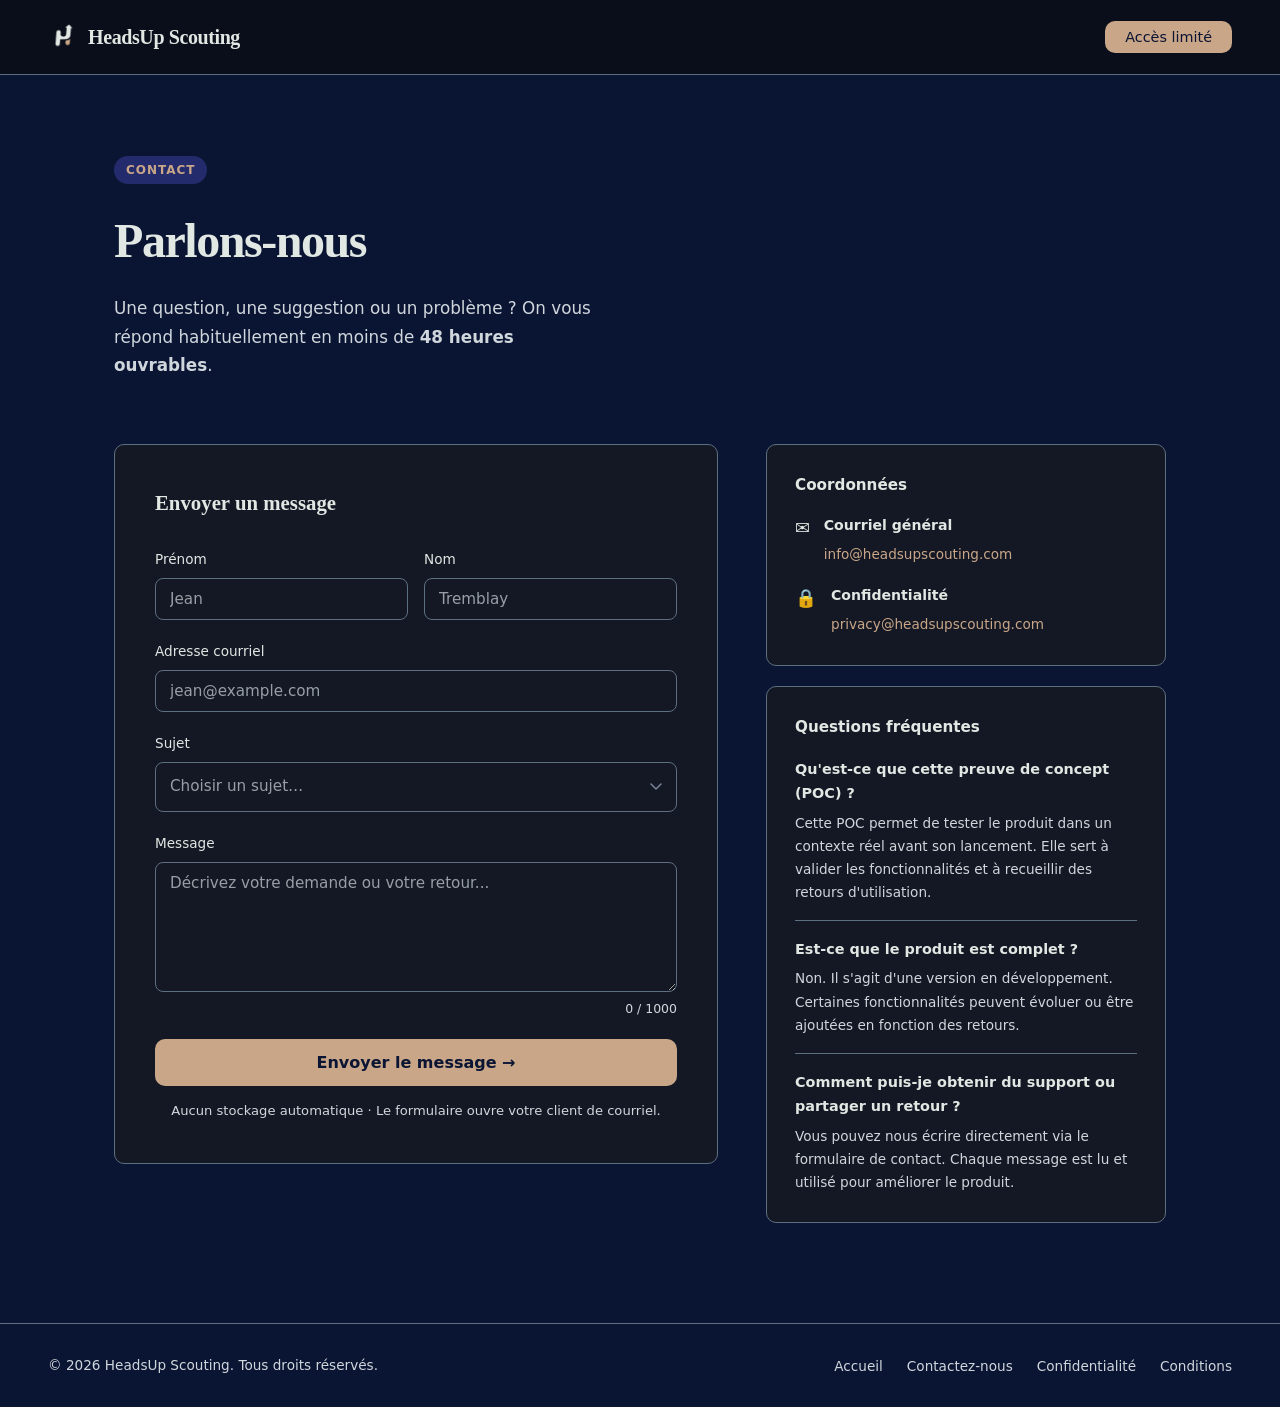
<file: HeadsUp-ScoutingWeb/contact.html>
<!DOCTYPE html>
<html lang="fr">
<head>
  <meta charset="UTF-8" />
  <meta name="viewport" content="width=device-width, initial-scale=1.0" />
  <title>Contact — HeadsUp Scouting</title>
  <link rel="stylesheet" href="client/css/base.css">
  <link rel="stylesheet" href="client/css/contact.css">
  <script src="client/js/contact.js"></script>
</head>
<body>

  <nav>
    <a class="logo" href="index.html"><img src="client/image/HUSDarkSmallTransparentLogo.png" alt="HeadsUp Scouting logo">HeadsUp Scouting</a>
    <ul class="nav-links">
      <li><a href="request-access.html" class="nav-cta">Accès limité</a></li>
    </ul>
  </nav>

  <div class="page-wrapper">

    <div class="page-header">
      <div class="badge">Contact</div>
      <h1>Parlons-nous</h1> 
      <p>Une question, une suggestion ou un problème ? On vous répond habituellement en moins de <strong>48 heures ouvrables</strong>.</p>
    </div>

    <div class="contact-grid">

      <!-- FORM -->
      <div class="form-card">
        <div id="form-content">
          <h2>Envoyer un message</h2>
          <div class="form-row">
            <div class="field">
              <label for="prenom">Prénom</label>
              <input type="text" id="prenom" placeholder="Jean" />
            </div>
            <div class="field">
              <label for="nom">Nom</label>
              <input type="text" id="nom" placeholder="Tremblay" />
            </div>
          </div>
          <div class="field">
            <label for="email">Adresse courriel</label>
            <input type="email" id="email" placeholder="jean@example.com" />
          </div>
          <div class="field">
            <label>Sujet</label>
            <div class="custom-select" id="custom-select">
              <div class="select-selected" role="button" tabindex="0" onclick="toggleDropdown()" onkeydown="if (event.key === 'Enter' || event.key === ' ') { event.preventDefault(); toggleDropdown(); }">
                <span id="select-label" style="color: var(--muted);">Choisir un sujet…</span>
                <svg width="12" height="8" viewBox="0 0 12 8" fill="none" xmlns="http://www.w3.org/2000/svg">
                  <path d="M1 1l5 5 5-5" stroke="#7A8499" stroke-width="1.5" stroke-linecap="round"/>
                </svg>
              </div>
              <div class="select-dropdown" id="select-dropdown">
                <div class="select-option" onclick="selectOption(this)" data-value="Access">Participation à la preuve de concept</div>
                <div class="select-option" onclick="selectOption(this)" data-value="Demo">Demande de démonstration</div>
                <div class="select-option" onclick="selectOption(this)" data-value="Support">Support technique</div>
                <div class="select-option" onclick="selectOption(this)" data-value="Other">Autre</div>
              </div>
            </div>
            <input type="hidden" id="sujet" />
          </div>

          <div class="field">
            <label for="message">Message</label>
            <textarea id="message" placeholder="Décrivez votre demande ou votre retour..." maxlength="1000" oninput="updateCount(this)"></textarea>
          </div>
          <div class="char-count"><span id="char-count">0</span> / 1000</div>

          <button class="btn-submit" onclick="submitForm()">Envoyer le message →</button>
          <p class="form-note">Aucun stockage automatique · Le formulaire ouvre votre client de courriel.</p>
        </div>

         <!-- SUCCESS -->
        <div class="success" id="success">
          <div class="success-icon">✅</div>
          <h2>Merci. Votre client de courriel devrait s'ouvrir.</h2>
          <p>S'il ne s'ouvre pas, écrivez-nous directement à <a href="mailto:info@headsupscouting.com">info@headsupscouting.com</a>.</p>
          <p>On revient vers vous sous 48 h.</p>
          <a href="index.html">Retour à l'accueil</a>
        </div>
      </div>

      <!-- SIDEBAR -->
      <aside class="sidebar">

        <div class="info-card">
          <h3>Coordonnées</h3>
          <div class="info-item">
            <div class="info-icon">✉️</div>
            <div class="info-text">
              <strong>Courriel général</strong>
              <a href="mailto:info@headsupscouting.com">info@headsupscouting.com</a>
            </div>
          </div>
          <div class="info-item">
            <div class="info-icon">🔒</div>
            <div class="info-text">
              <strong>Confidentialité</strong>
              <a href="mailto:privacy@headsupscouting.com">privacy@headsupscouting.com</a>
            </div>
          </div>
          <!--                                 *** Je ne crois pas qu'on a vraiment d'adresse ni d'heures d'ouverture ***
          <div class="info-item">
            <div class="info-icon">📍</div>
            <div class="info-text">
              <strong>Adresse</strong>
              <span>[Adresse], [Ville]<br />Québec, Canada</span>
            </div>
          </div>
          <div class="info-item">
            <div class="info-icon">🕐</div>
            <div class="info-text">
              <strong>Heures d'ouverture</strong>
              <span>Lun - Ven · 9 h à 17 h (HE)</span>
            </div>
          </div>
          -->
        </div>

        <div class="info-card">
          <h3>Questions fréquentes</h3>
          <div class="faq-item">
            <h4>Qu'est-ce que cette preuve de concept (POC) ?</h4>
            <p>Cette POC permet de tester le produit dans un contexte réel avant son lancement. Elle sert à valider les fonctionnalités et à recueillir des retours d'utilisation.</p>
          </div>
          <div class="faq-item">
            <h4>Est-ce que le produit est complet ?</h4>
            <p>Non. Il s'agit d'une version en développement. Certaines fonctionnalités peuvent évoluer ou être ajoutées en fonction des retours.</p>
          </div>
          <div class="faq-item">
            <h4>Comment puis-je obtenir du support ou partager un retour ?</h4>
            <p>Vous pouvez nous écrire directement via le formulaire de contact. Chaque message est lu et utilisé pour améliorer le produit.</p>
          </div>
        </div>

      </aside>
    </div>
  </div>

  <footer>
    <span>© 2026 HeadsUp Scouting. Tous droits réservés.</span>
    <ul class="footer-links">
        <li><a href="index.html">Accueil</a></li>
        <li><a href="contact.html">Contactez-nous</a></li>
        <li><a href="privacy.html">Confidentialité</a></li>
        <li><a href="terms.html">Conditions</a></li>
    </ul>
  </footer>
</body>
</html>
</file>
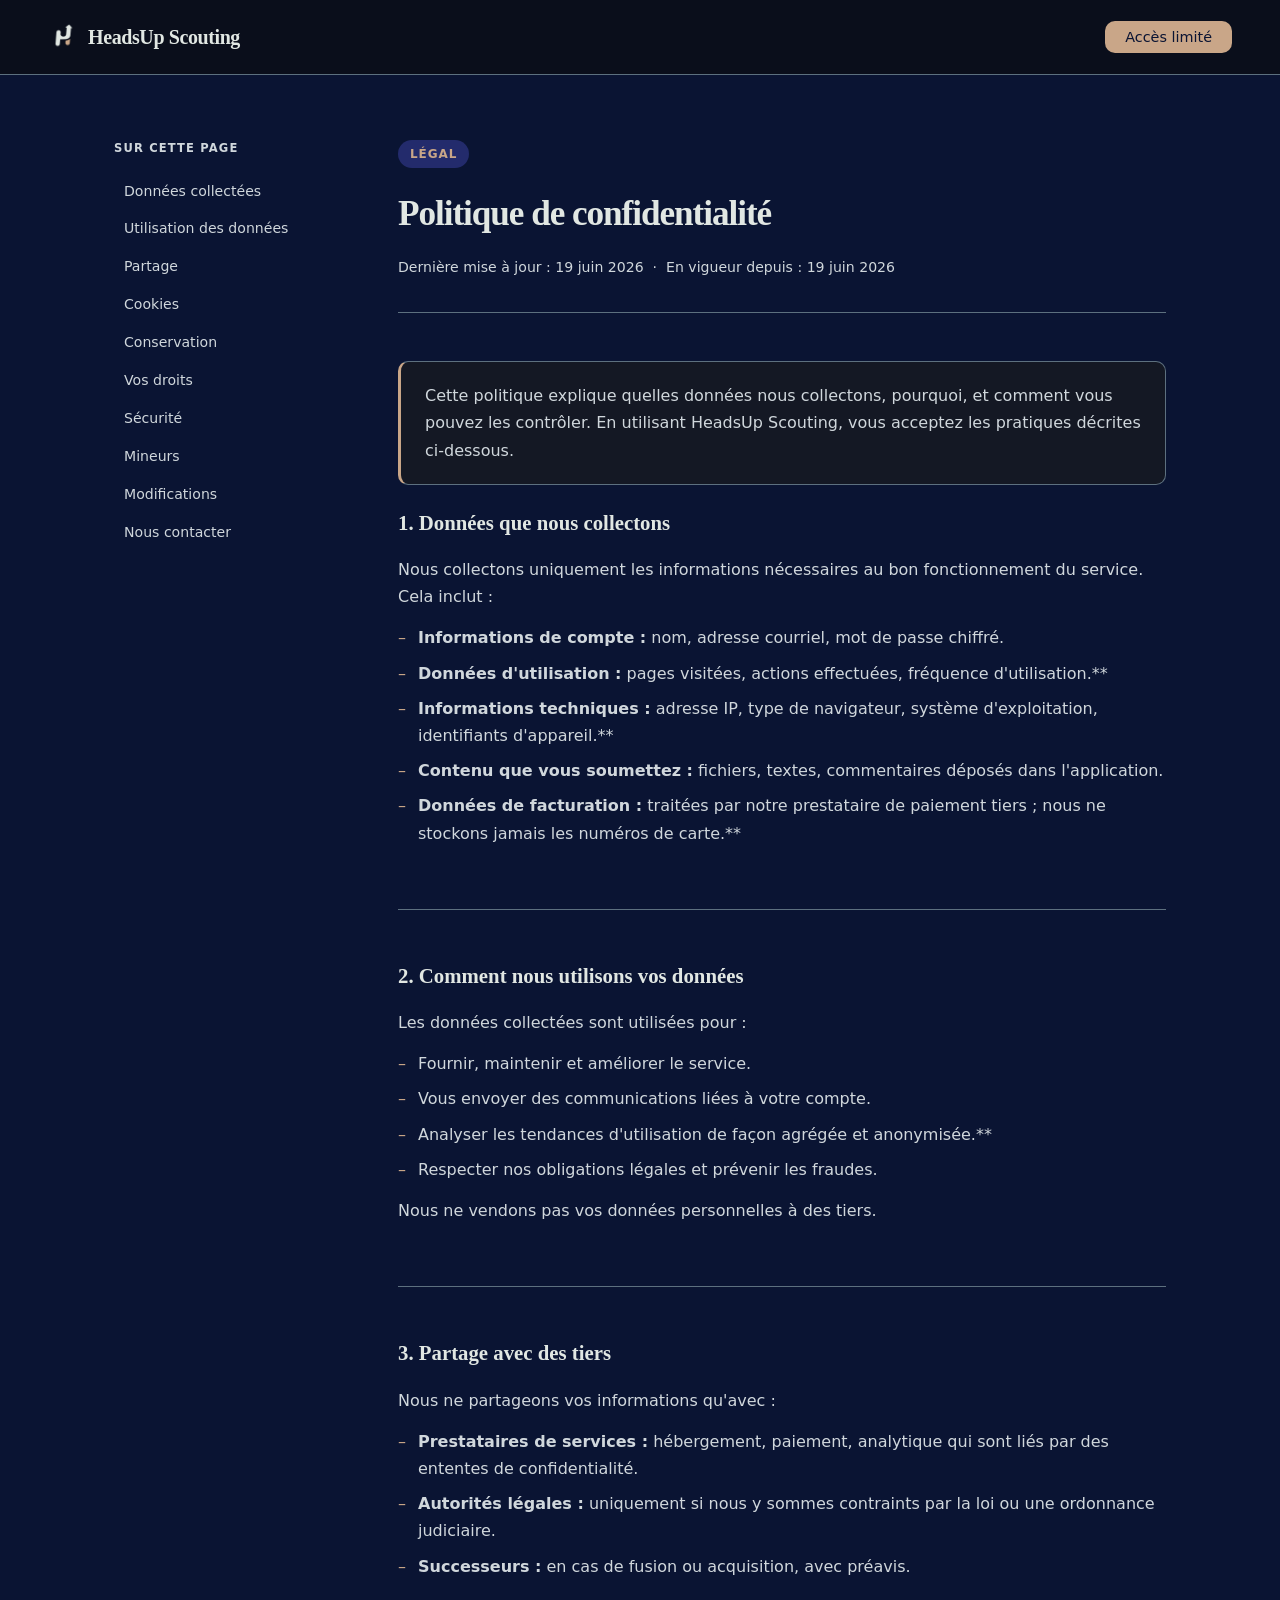
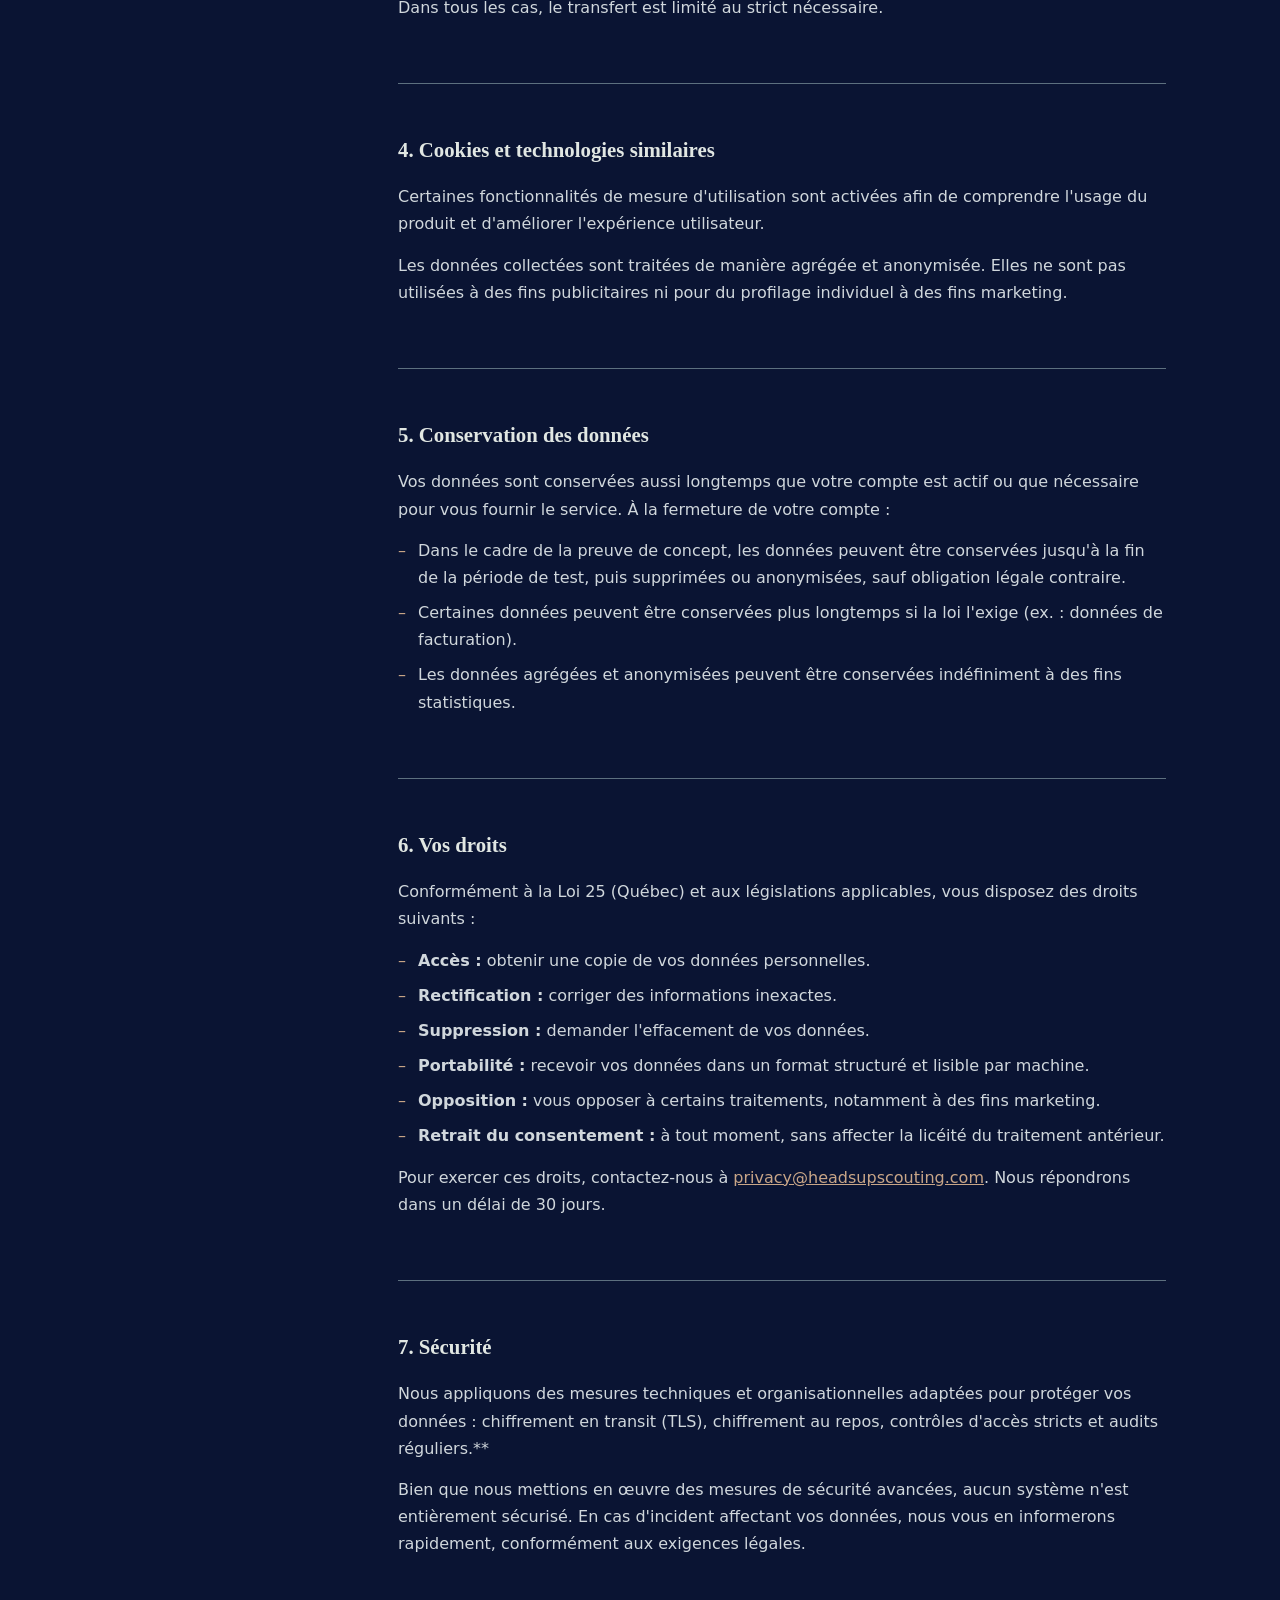
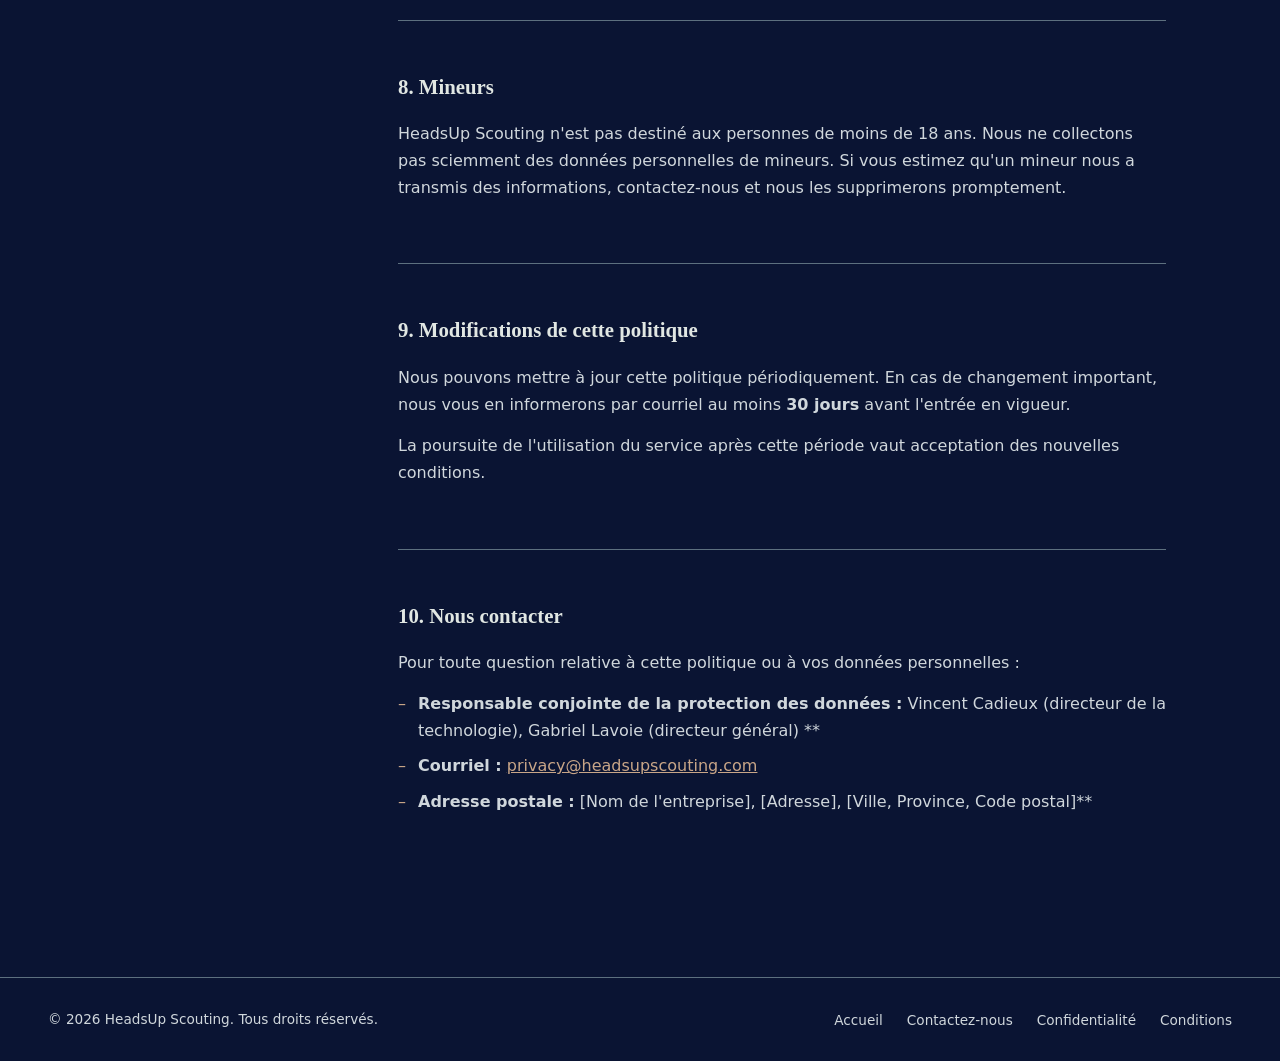
<file: HeadsUp-ScoutingWeb/privacy.html>
<!DOCTYPE html>
<html lang="fr">
<head>
  <meta charset="UTF-8" />
  <meta name="viewport" content="width=device-width, initial-scale=1.0" />
  <title>Politique de confidentialité — HeadsUp Scouting</title>
  <link rel="stylesheet" href="client/css/base.css">
  <link rel="stylesheet" href="client/css/docs.css">
</head>
<body>

  <nav>
    <a class="logo" href="index.html"><img src="client/image/HUSDarkSmallTransparentLogo.png" alt="HeadsUp Scouting logo">HeadsUp Scouting</a>
    <ul class="nav-links">
      <li><a href="request-access.html" class="nav-cta">Accès limité</a></li>
    </ul>
  </nav>

  <div class="page-wrapper">

    <aside class="toc">
      <div class="toc-label">Sur cette page</div>
      <ul>
        <li><a href="#collecte">Données collectées</a></li>
        <li><a href="#utilisation">Utilisation des données</a></li>
        <li><a href="#partage">Partage</a></li>
        <li><a href="#cookies">Cookies</a></li>
        <li><a href="#conservation">Conservation</a></li>
        <li><a href="#droits">Vos droits</a></li>
        <li><a href="#securite">Sécurité</a></li>
        <li><a href="#mineurs">Mineurs</a></li>
        <li><a href="#modifications">Modifications</a></li>
        <li><a href="#contact">Nous contacter</a></li>
      </ul>
    </aside>

    <main class="content">
      <header>
        <div class="badge">Légal</div>
        <h1>Politique de confidentialité</h1>
        <p class="meta">Dernière mise à jour : 19 juin 2026 &nbsp;·&nbsp; En vigueur depuis : 19 juin 2026</p>
      </header>

      <div class="highlight-box">
        Cette politique explique quelles données nous collectons, pourquoi, et comment vous pouvez les contrôler. En utilisant HeadsUp Scouting, vous acceptez les pratiques décrites ci-dessous.
      </div>

      <div class="section" id="collecte">
        <h2>1. Données que nous collectons</h2>
        <p>Nous collectons uniquement les informations nécessaires au bon fonctionnement du service. Cela inclut :</p>
        <ul>
          <li><strong>Informations de compte :</strong> nom, adresse courriel, mot de passe chiffré.</li>
          <li><strong>Données d'utilisation :</strong> pages visitées, actions effectuées, fréquence d'utilisation.**</li>
          <li><strong>Informations techniques :</strong> adresse IP, type de navigateur, système d'exploitation, identifiants d'appareil.**</li>
          <li><strong>Contenu que vous soumettez :</strong> fichiers, textes, commentaires déposés dans l'application.</li>
          <li><strong>Données de facturation :</strong> traitées par notre prestataire de paiement tiers ; nous ne stockons jamais les numéros de carte.**</li>
        </ul>
      </div>

      <div class="section" id="utilisation">
        <h2>2. Comment nous utilisons vos données</h2>
        <p>Les données collectées sont utilisées pour :</p>
        <ul>
          <li>Fournir, maintenir et améliorer le service.</li>
          <li>Vous envoyer des communications liées à votre compte.</li>
          <li>Analyser les tendances d'utilisation de façon agrégée et anonymisée.**</li>
          <li>Respecter nos obligations légales et prévenir les fraudes.</li>
        </ul>
        <p>Nous ne vendons pas vos données personnelles à des tiers.</p>
      </div>

      <div class="section" id="partage">
        <h2>3. Partage avec des tiers</h2>
        <p>Nous ne partageons vos informations qu'avec :</p>
        <ul>
          <li><strong>Prestataires de services :</strong> hébergement, paiement, analytique qui sont liés par des ententes de confidentialité.</li>
          <li><strong>Autorités légales :</strong> uniquement si nous y sommes contraints par la loi ou une ordonnance judiciaire.</li>
          <li><strong>Successeurs :</strong> en cas de fusion ou acquisition, avec préavis.</li>
        </ul>
        <p>Dans tous les cas, le transfert est limité au strict nécessaire.</p>
      </div>

      <div class="section" id="cookies">
        <h2>4. Cookies et technologies similaires</h2>
        <p>
          Certaines fonctionnalités de mesure d'utilisation sont activées afin de comprendre l'usage du produit et d'améliorer l'expérience utilisateur.
        </p>

        <p>
          Les données collectées sont traitées de manière agrégée et anonymisée. Elles ne sont pas utilisées à des fins publicitaires ni pour du profilage individuel à des fins marketing.
        </p>
        <!-- Ancienne version
        <p>Nous utilisons des cookies pour maintenir votre session et mémoriser vos préférences. Aucun cookie publicitaire ou de traçage inter-sites n'est déposé sans votre consentement explicite.</p>
        <ul>
          <li><strong>Cookies essentiels :</strong> nécessaires au fonctionnement du service.</li>
          <li><strong>Cookies analytiques :</strong> mesure d'audience anonymisée — désactivables dans vos paramètres.**</li>
          <li><strong>Cookies de préférence :</strong> mémorisent vos choix d'interface (langue, thème).**</li>
        </ul>
        <p>Vous pouvez gérer ou supprimer les cookies depuis les paramètres de votre navigateur à tout moment.**</p>
        -->
        
      </div>

      <div class="section" id="conservation">
        <h2>5. Conservation des données</h2>
        <p>Vos données sont conservées aussi longtemps que votre compte est actif ou que nécessaire pour vous fournir le service. À la fermeture de votre compte :</p>
        <ul>
          <li>Dans le cadre de la preuve de concept, les données peuvent être conservées jusqu'à la fin de la période de test, puis supprimées ou anonymisées, sauf obligation légale contraire.</li>
          <li>Certaines données peuvent être conservées plus longtemps si la loi l'exige (ex. : données de facturation).</li>
          <li>Les données agrégées et anonymisées peuvent être conservées indéfiniment à des fins statistiques.</li>
        </ul>
      </div>

      <div class="section" id="droits">
        <h2>6. Vos droits</h2>
        <p>Conformément à la Loi 25 (Québec) et aux législations applicables, vous disposez des droits suivants :</p>
        <ul>
          <li><strong>Accès :</strong> obtenir une copie de vos données personnelles.</li>
          <li><strong>Rectification :</strong> corriger des informations inexactes.</li>
          <li><strong>Suppression :</strong> demander l'effacement de vos données.</li>
          <li><strong>Portabilité :</strong> recevoir vos données dans un format structuré et lisible par machine.</li>
          <li><strong>Opposition :</strong> vous opposer à certains traitements, notamment à des fins marketing.</li>
          <li><strong>Retrait du consentement :</strong> à tout moment, sans affecter la licéité du traitement antérieur.</li>
        </ul>
        <p>Pour exercer ces droits, contactez-nous à <a href="mailto:privacy@headsupscouting.com" style="color: var(--accent);">privacy@headsupscouting.com</a>. Nous répondrons dans un délai de 30 jours.</p>
      </div>

      <div class="section" id="securite">
        <h2>7. Sécurité</h2>
        <p>Nous appliquons des mesures techniques et organisationnelles adaptées pour protéger vos données : chiffrement en transit (TLS), chiffrement au repos, contrôles d'accès stricts et audits réguliers.**</p>
        <p>Bien que nous mettions en œuvre des mesures de sécurité avancées, aucun système n'est entièrement sécurisé. En cas d'incident affectant vos données, nous vous en informerons rapidement, conformément aux exigences légales.</p>
      </div>

      <div class="section" id="mineurs">
        <h2>8. Mineurs</h2>
        <p>HeadsUp Scouting n'est pas destiné aux personnes de moins de 18 ans. Nous ne collectons pas sciemment des données personnelles de mineurs. Si vous estimez qu'un mineur nous a transmis des informations, contactez-nous et nous les supprimerons promptement.</p>
      </div>

      <div class="section" id="modifications">
        <h2>9. Modifications de cette politique</h2>
        <p>Nous pouvons mettre à jour cette politique périodiquement. En cas de changement important, nous vous en informerons par courriel au moins <strong>30 jours</strong> avant l'entrée en vigueur.</p>
        <p>La poursuite de l'utilisation du service après cette période vaut acceptation des nouvelles conditions.</p>
      </div>

      <div class="section" id="contact">
        <h2>10. Nous contacter</h2>
        <p>Pour toute question relative à cette politique ou à vos données personnelles :</p>
        <ul>
          <li><strong>Responsable conjointe de la protection des données :</strong> Vincent Cadieux (directeur de la technologie), Gabriel Lavoie (directeur général) **</li>
          <li><strong>Courriel :</strong> <a href="mailto:privacy@headsupscouting.com" style="color: var(--accent);">privacy@headsupscouting.com</a></li>
          <li><strong>Adresse postale :</strong> [Nom de l'entreprise], [Adresse], [Ville, Province, Code postal]**</li>
        </ul>
      </div>

    </main>
  </div>

  <footer>
    <span>© 2026 HeadsUp Scouting. Tous droits réservés.</span>
    <ul class="footer-links">
        <li><a href="index.html">Accueil</a></li>
        <li><a href="contact.html">Contactez-nous</a></li>
        <li><a href="privacy.html">Confidentialité</a></li>
        <li><a href="terms.html">Conditions</a></li>
    </ul>
  </footer>

</body>
</html>
</file>
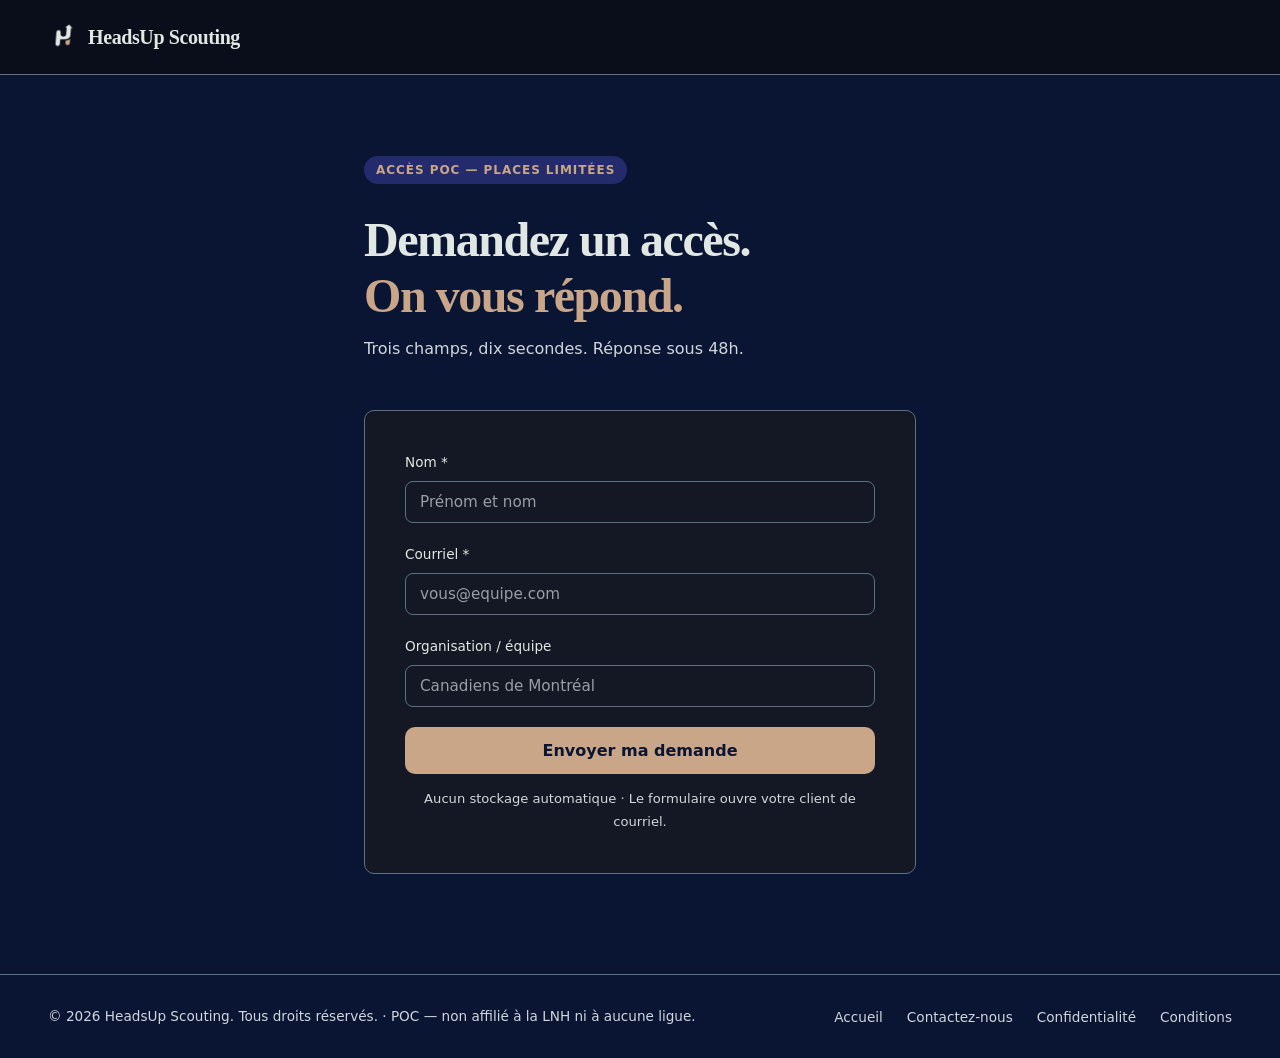
<file: HeadsUp-ScoutingWeb/request-access.html>
<!DOCTYPE html>
<html lang="fr">
<head>
  <meta charset="UTF-8" />
  <meta name="viewport" content="width=device-width, initial-scale=1.0" />
  <title>Accès POC — HeadsUp Scouting</title>
  <link rel="stylesheet" href="client/css/docs.css">
  <link rel="stylesheet" href="client/css/contact.css">
  <link rel="stylesheet" href="client/css/request-access.css">
  <link rel="stylesheet" href="client/css/base.css">
  <script src="client/js/request-access.js"></script>
</head>
<body>

  <nav>
    <a class="logo" href="index.html">
      <img src="client/image/HUSDarkSmallTransparentLogo.png" alt="HeadsUp Scouting logo">
      HeadsUp Scouting
    </a>
  </nav>

  <div class="page-wrapper">

    <div class="page-header">
      <div class="badge">Accès POC — places limitées</div>
      <h1>Demandez un accès. <span><br>On vous répond.</span></h1>
      <p>Trois champs, dix secondes. Réponse sous 48h.</p>
    </div>

    <!-- FORM -->
    <div class="form-card" id="form-card">
      <div class="field">
        <label for="name">Nom *</label>
        <input type="text" id="name" placeholder="Prénom et nom" />
      </div>
      <div class="field">
        <label for="email">Courriel *</label>
        <input type="email" id="email" placeholder="vous@equipe.com" />
      </div>
      <div class="field">
        <label for="org">Organisation / équipe</label>
        <input type="text" id="org" placeholder="Canadiens de Montréal" />
      </div>
      <button class="btn-submit" onclick="submitBeta()">Envoyer ma demande</button>
      <p class="form-note">Aucun stockage automatique · Le formulaire ouvre votre client de courriel.</p>
    </div>

    <!-- SUCCESS -->
    <div class="success" id="success">
      <div class="success-icon">✅</div>
      <h2>Merci. Votre client de courriel devrait s'ouvrir.</h2>
      <p>S'il ne s'ouvre pas, écrivez-nous directement à <a href="mailto:info@headsupscouting.com">info@headsupscouting.com</a>.</p>
      <p>On revient vers vous sous 48 h.</p>
      <a href="index.html">Retour à l'accueil</a>
    </div>

  </div>

  <footer>
    <span>© 2026 HeadsUp Scouting. Tous droits réservés. · POC — non affilié à la LNH ni à aucune ligue.</span>
    <ul class="footer-links">
        <li><a href="index.html">Accueil</a></li>
        <li><a href="contact.html">Contactez-nous</a></li>
        <li><a href="privacy.html">Confidentialité</a></li>
        <li><a href="terms.html">Conditions</a></li>
    </ul>
  </footer>
</body>
</html>
</file>
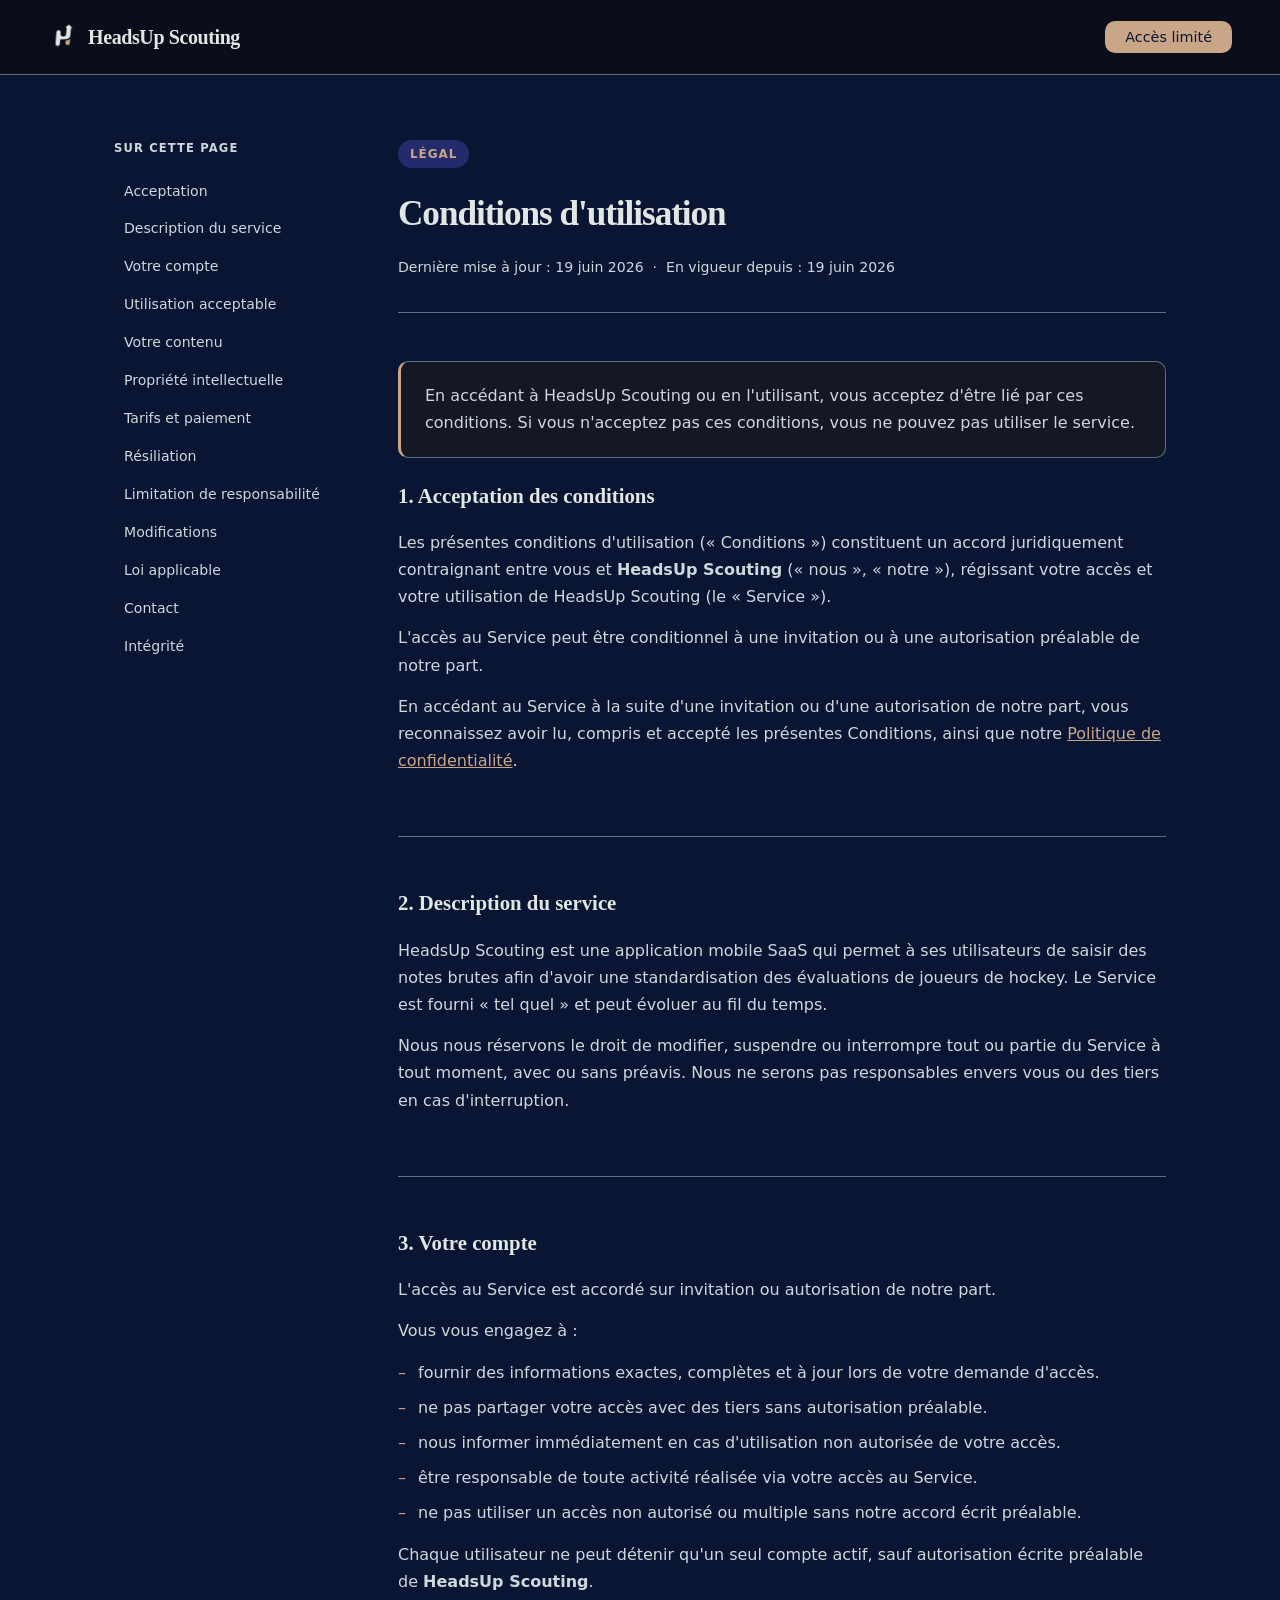
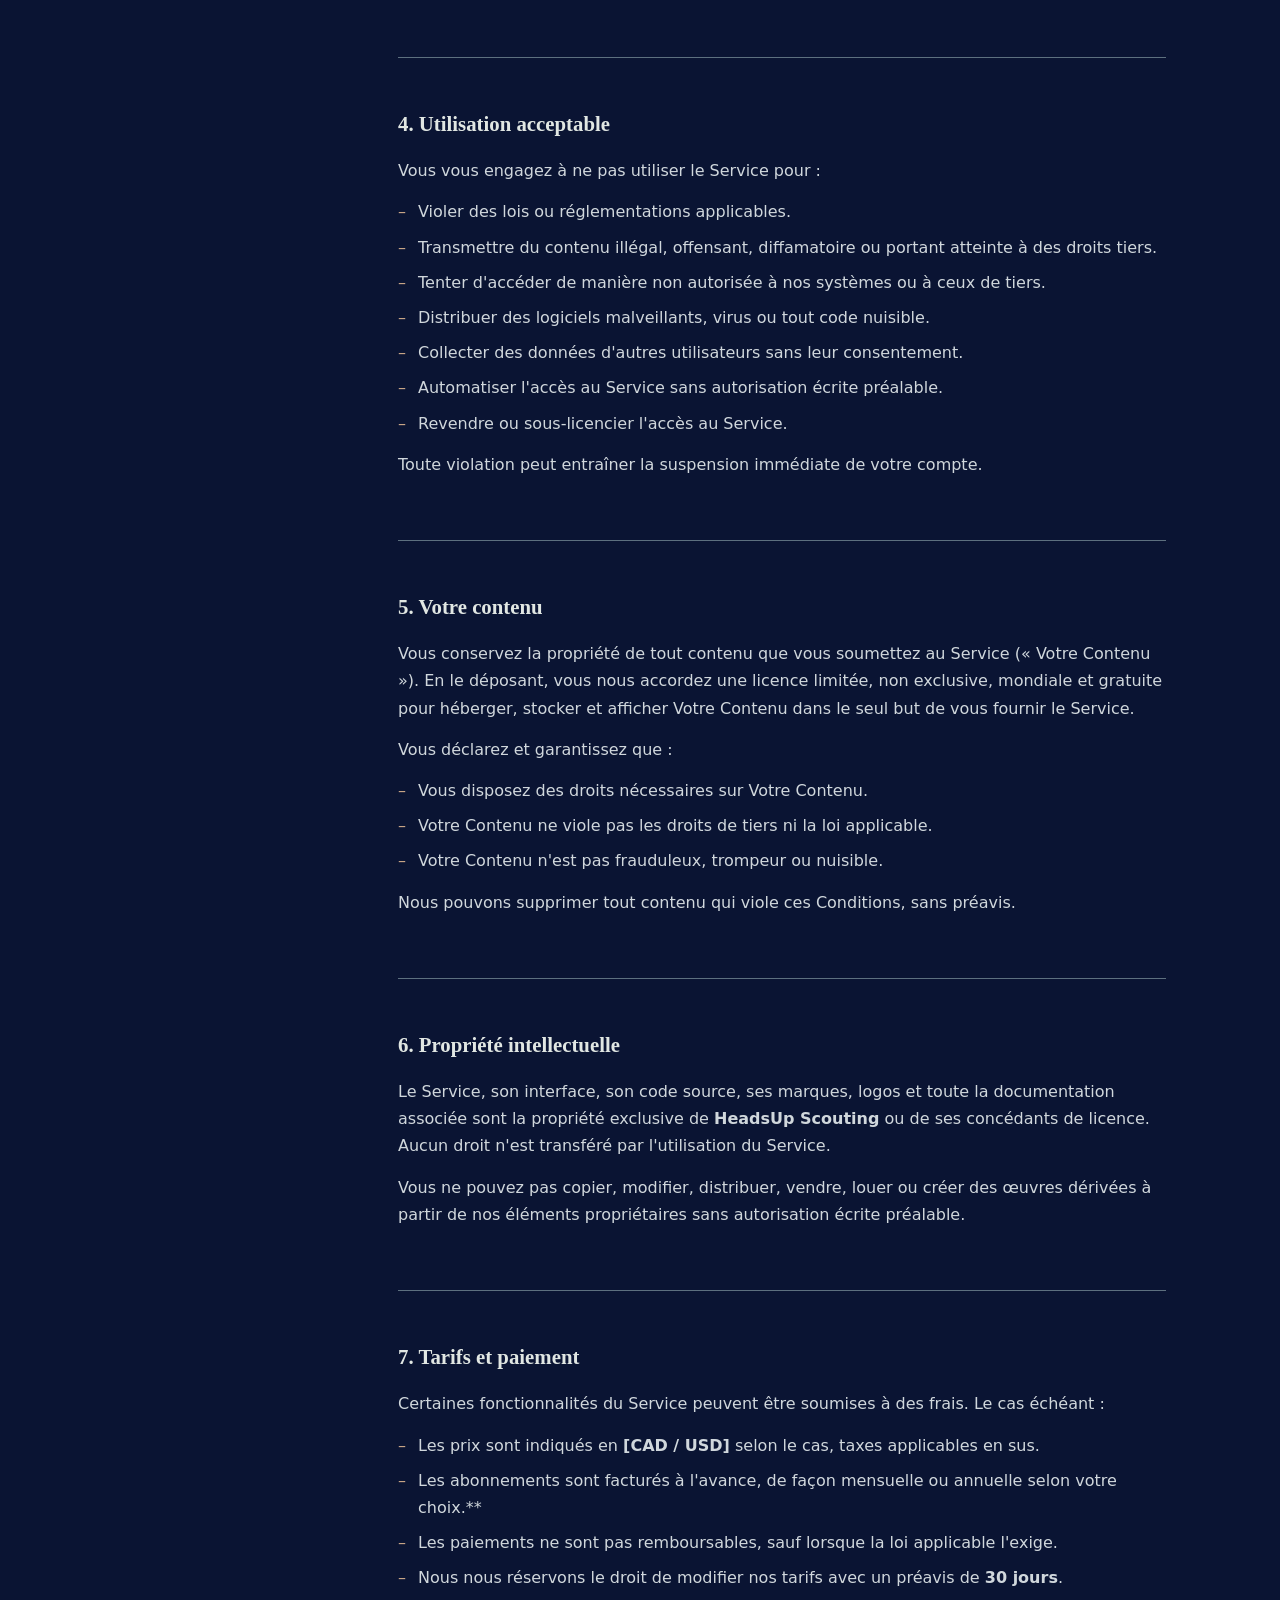
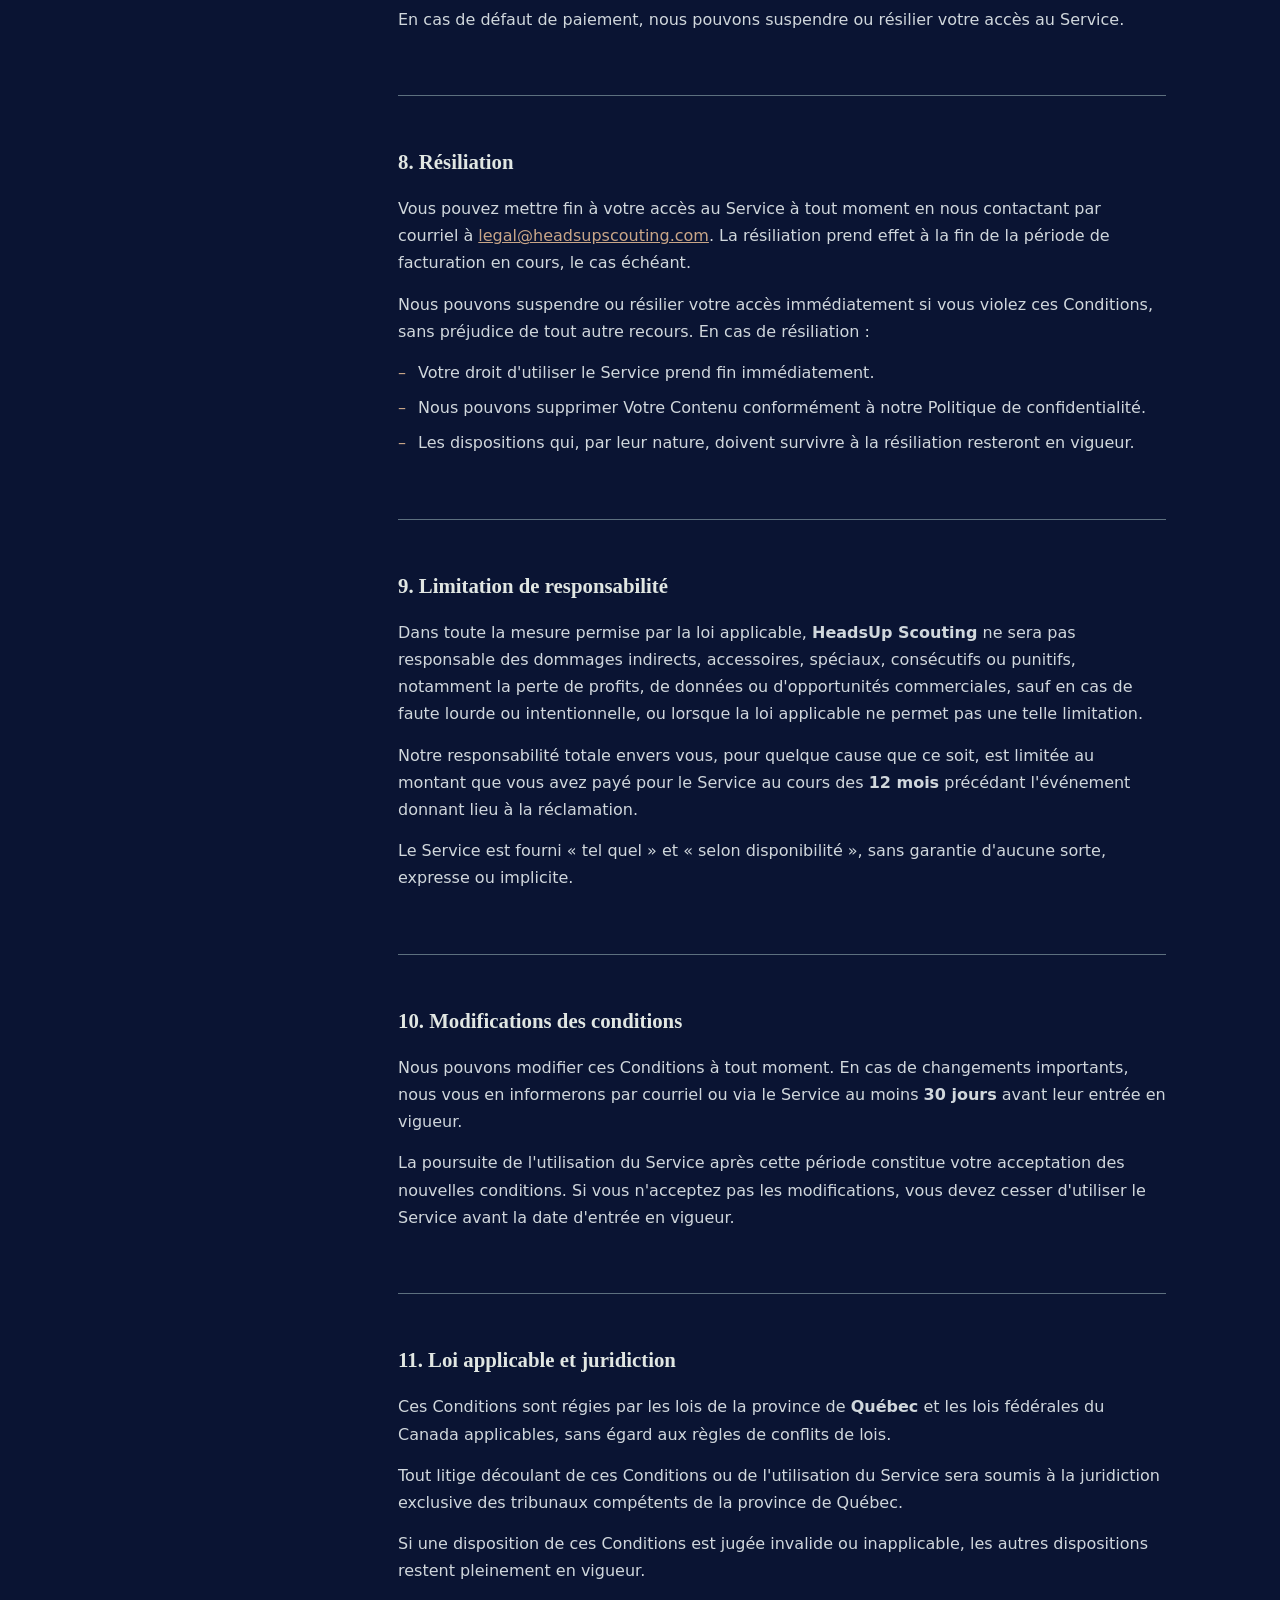
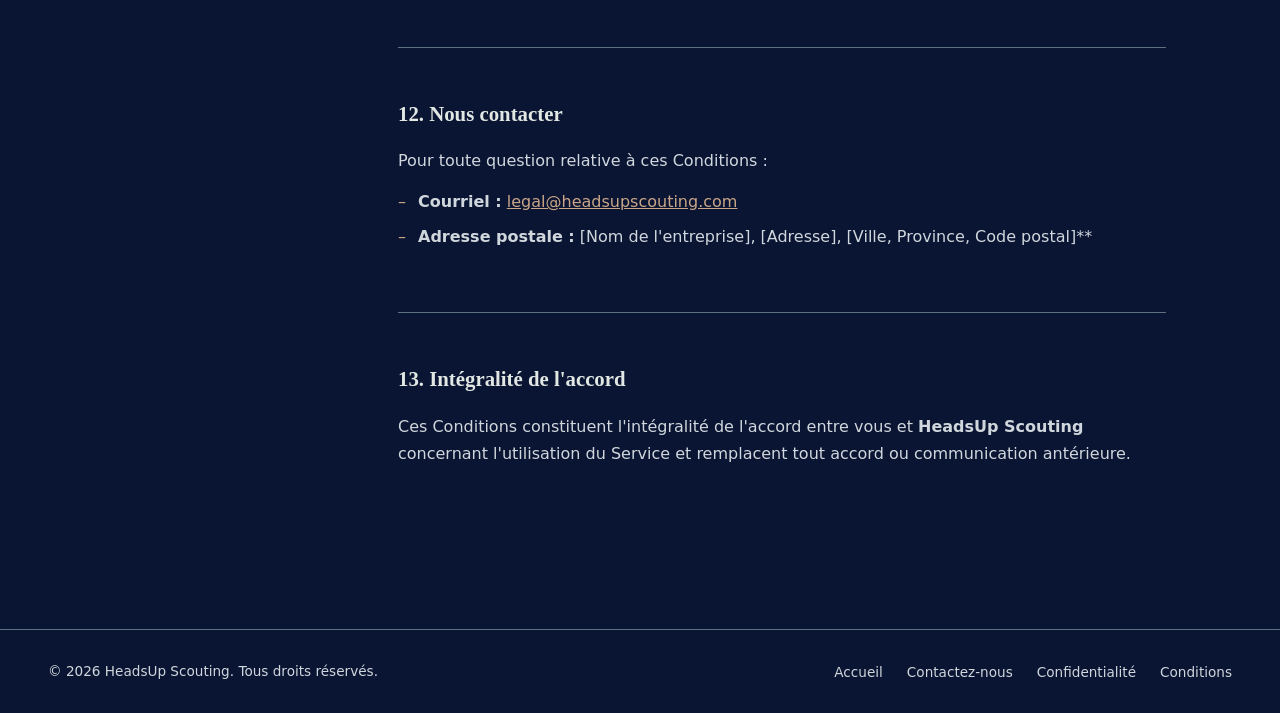
<file: HeadsUp-ScoutingWeb/terms.html>
<!DOCTYPE html>
<html lang="fr">
<head>
  <meta charset="UTF-8" />
  <meta name="viewport" content="width=device-width, initial-scale=1.0" />
  <title>Conditions d'utilisation — HeadsUp Scouting</title>
  <link rel="stylesheet" href="client/css/base.css">
  <link rel="stylesheet" href="client/css/docs.css">
</head>
<body>

  <nav>
    <a class="logo" href="index.html"><img src="client/image/HUSDarkSmallTransparentLogo.png" alt="HeadsUp Scouting logo">HeadsUp Scouting</a>
    <ul class="nav-links">
      <li><a href="request-access.html" class="nav-cta">Accès limité</a></li>
    </ul>
  </nav>

  <div class="page-wrapper">

    <aside class="toc">
      <div class="toc-label">Sur cette page</div>
      <ul>
        <li><a href="#acceptation">Acceptation</a></li>
        <li><a href="#service">Description du service</a></li>
        <li><a href="#compte">Votre compte</a></li>
        <li><a href="#utilisation">Utilisation acceptable</a></li>
        <li><a href="#contenu">Votre contenu</a></li>
        <li><a href="#propriete">Propriété intellectuelle</a></li>
        <li><a href="#tarifs">Tarifs et paiement</a></li>
        <li><a href="#resiliation">Résiliation</a></li>
        <li><a href="#responsabilite">Limitation de responsabilité</a></li>
        <li><a href="#modifications">Modifications</a></li>
        <li><a href="#loi">Loi applicable</a></li>
        <li><a href="#contact">Contact</a></li>
        <li><a href="#integrity">Intégrité</a></li>
      </ul>
    </aside>

    <main class="content">
      <header>
        <div class="badge">Légal</div>
        <h1>Conditions d'utilisation</h1>
        <p class="meta">Dernière mise à jour : 19 juin 2026 &nbsp;·&nbsp; En vigueur depuis : 19 juin 2026</p>
      </header>

      <div class="highlight-box">
        En accédant à HeadsUp Scouting ou en l'utilisant, vous acceptez d'être lié par ces conditions. Si vous n'acceptez pas ces conditions, vous ne pouvez pas utiliser le service.
      </div>

      <div class="section" id="acceptation">
        <h2>1. Acceptation des conditions</h2>
        <p>Les présentes conditions d'utilisation (« Conditions ») constituent un accord juridiquement contraignant  entre vous et <strong>HeadsUp Scouting</strong> (« nous », « notre »), régissant votre accès et votre utilisation de HeadsUp Scouting (le « Service »).</p>
        <p>L'accès au Service peut être conditionnel à une invitation ou à une autorisation préalable de notre part.</p>
        <p>En accédant au Service à la suite d'une invitation ou d'une autorisation de notre part, vous reconnaissez avoir lu, compris et accepté les présentes Conditions, ainsi que notre <a href="privacy.html" style="color: var(--accent);">Politique de confidentialité</a>.</p>
      </div>

      <div class="section" id="service">
        <h2>2. Description du service</h2>
        <p>HeadsUp Scouting est une application mobile SaaS qui permet à ses utilisateurs de saisir des notes brutes afin d'avoir une standardisation des évaluations de joueurs de hockey. Le Service est fourni « tel quel » et peut évoluer au fil du temps.</p>
        <p>Nous nous réservons le droit de modifier, suspendre ou interrompre tout ou partie du Service à tout moment, avec ou sans préavis. Nous ne serons pas responsables envers vous ou des tiers en cas d'interruption.</p>
      </div>

      <div class="section" id="compte">
        <h2>3. Votre compte</h2>
        <p>L'accès au Service est accordé sur invitation ou autorisation de notre part.</p>
        <p>Vous vous engagez à :</p>
        <ul>
          <li>fournir des informations exactes, complètes et à jour lors de votre demande d'accès.</li>
          <li>ne pas partager votre accès avec des tiers sans autorisation préalable.</li>
          <li>nous informer immédiatement en cas d'utilisation non autorisée de votre accès.</li>
          <li>être responsable de toute activité réalisée via votre accès au Service.</li>
          <li>ne pas utiliser un accès non autorisé ou multiple sans notre accord écrit préalable.</li>
        </ul>
        <p>Chaque utilisateur ne peut détenir qu'un seul compte actif, sauf autorisation écrite préalable de <strong>HeadsUp Scouting</strong>.</p>
      </div>

      <div class="section" id="utilisation">
        <h2>4. Utilisation acceptable</h2>
        <p>Vous vous engagez à ne pas utiliser le Service pour :</p>
        <ul>
          <li>Violer des lois ou réglementations applicables.</li>
          <li>Transmettre du contenu illégal, offensant, diffamatoire ou portant atteinte à des droits tiers.</li>
          <li>Tenter d'accéder de manière non autorisée à nos systèmes ou à ceux de tiers.</li>
          <li>Distribuer des logiciels malveillants, virus ou tout code nuisible.</li>
          <li>Collecter des données d'autres utilisateurs sans leur consentement.</li>
          <li>Automatiser l'accès au Service sans autorisation écrite préalable.</li>
          <li>Revendre ou sous-licencier l'accès au Service.</li>
        </ul>
        <p>Toute violation peut entraîner la suspension immédiate de votre compte.</p>
      </div>

      <div class="section" id="contenu">
        <h2>5. Votre contenu</h2>
        <p>Vous conservez la propriété de tout contenu que vous soumettez au Service (« Votre Contenu »). En le déposant, vous nous accordez une licence limitée, non exclusive, mondiale et gratuite pour héberger, stocker et afficher Votre Contenu dans le seul but de vous fournir le Service.</p>
        <p>Vous déclarez et garantissez que :</p>
        <ul>
          <li>Vous disposez des droits nécessaires sur Votre Contenu.</li>
          <li>Votre Contenu ne viole pas les droits de tiers ni la loi applicable.</li>
          <li>Votre Contenu n'est pas frauduleux, trompeur ou nuisible.</li>
        </ul>
        <p>Nous pouvons supprimer tout contenu qui viole ces Conditions, sans préavis.</p>
      </div>

      <div class="section" id="propriete">
        <h2>6. Propriété intellectuelle</h2>
        <p>Le Service, son interface, son code source, ses marques, logos et toute la documentation associée sont la propriété exclusive de <strong>HeadsUp Scouting</strong> ou de ses concédants de licence. Aucun droit n'est transféré par l'utilisation du Service.</p>
        <p>Vous ne pouvez pas copier, modifier, distribuer, vendre, louer ou créer des œuvres dérivées à partir de nos éléments propriétaires sans autorisation écrite préalable.</p>
      </div>

      <div class="section" id="tarifs">
        <h2>7. Tarifs et paiement</h2>
        <p>Certaines fonctionnalités du Service peuvent être soumises à des frais. Le cas échéant :</p>
        <ul>
          <li>Les prix sont indiqués en <strong>[CAD / USD]</strong> selon le cas, taxes applicables en sus.</li>
          <li>Les abonnements sont facturés à l'avance, de façon mensuelle ou annuelle selon votre choix.**</li>
          <li>Les paiements ne sont pas remboursables, sauf lorsque la loi applicable l'exige.</li>
          <li>Nous nous réservons le droit de modifier nos tarifs avec un préavis de <strong>30 jours</strong>.</li>
        </ul>
        <p>En cas de défaut de paiement, nous pouvons suspendre ou résilier votre accès au Service.</p>
      </div>

      <div class="section" id="resiliation">
        <h2>8. Résiliation</h2>
        <p>Vous pouvez mettre fin à votre accès au Service à tout moment en nous contactant par courriel à <a href="mailto:legal@headsupscouting.com" style="color: var(--accent);">legal@headsupscouting.com</a>. La résiliation prend effet à la fin de la période de facturation en cours, le cas échéant.</p>
        <p>Nous pouvons suspendre ou résilier votre accès immédiatement si vous violez ces Conditions, sans préjudice de tout autre recours. En cas de résiliation :</p>
        <ul>
          <li>Votre droit d'utiliser le Service prend fin immédiatement.</li>
          <li>Nous pouvons supprimer Votre Contenu conformément à notre Politique de confidentialité.</li>
          <li>Les dispositions qui, par leur nature, doivent survivre à la résiliation resteront en vigueur.</li>
        </ul>
      </div>

      <div class="section" id="responsabilite">
        <h2>9. Limitation de responsabilité</h2>
        <p>Dans toute la mesure permise par la loi applicable, <strong>HeadsUp Scouting</strong> ne sera pas responsable des dommages indirects, accessoires, spéciaux, consécutifs ou punitifs, notamment la perte de profits, de données ou d'opportunités commerciales, sauf en cas de faute lourde ou intentionnelle, ou lorsque la loi applicable ne permet pas une telle limitation.</p>
        <p>Notre responsabilité totale envers vous, pour quelque cause que ce soit, est limitée au montant que vous avez payé pour le Service au cours des <strong>12 mois</strong> précédant l'événement donnant lieu à la réclamation.</p>
        <p>Le Service est fourni « tel quel » et « selon disponibilité », sans garantie d'aucune sorte, expresse ou implicite.</p>
      </div>

      <div class="section" id="modifications">
        <h2>10. Modifications des conditions</h2>
        <p>Nous pouvons modifier ces Conditions à tout moment. En cas de changements importants, nous vous en informerons par courriel ou via le Service au moins <strong>30 jours</strong> avant leur entrée en vigueur.</p>
        <p>La poursuite de l'utilisation du Service après cette période constitue votre acceptation des nouvelles conditions. Si vous n'acceptez pas les modifications, vous devez cesser d'utiliser le Service avant la date d'entrée en vigueur.</p>
      </div>

      <div class="section" id="loi">
        <h2>11. Loi applicable et juridiction</h2>
        <p>Ces Conditions sont régies par les lois de la province de <strong>Québec</strong> et les lois fédérales du Canada applicables, sans égard aux règles de conflits de lois.</p>
        <p>Tout litige découlant de ces Conditions ou de l'utilisation du Service sera soumis à la juridiction exclusive des tribunaux compétents de la province de Québec.</p>
        <p>Si une disposition de ces Conditions est jugée invalide ou inapplicable, les autres dispositions restent pleinement en vigueur.</p>
      </div>

      <div class="section" id="contact">
        <h2>12. Nous contacter</h2>
        <p>Pour toute question relative à ces Conditions :</p>
        <ul>
          <li><strong>Courriel :</strong> <a href="mailto:legal@headsupscouting.com" style="color: var(--accent);">legal@headsupscouting.com</a></li>
          <li><strong>Adresse postale :</strong> [Nom de l'entreprise], [Adresse], [Ville, Province, Code postal]**</li>
        </ul>
      </div>

      <div class="section" id="integrity">
        <h2>13. Intégralité de l'accord</h2>
        <p>Ces Conditions constituent l'intégralité de l'accord entre vous et <strong>HeadsUp Scouting</strong> concernant l'utilisation du Service et remplacent tout accord ou communication antérieure.</p>
      </div>

    </main>
  </div>

  <footer>
    <span>© 2026 HeadsUp Scouting. Tous droits réservés.</span>
    <ul class="footer-links">
        <li><a href="index.html">Accueil</a></li>
        <li><a href="contact.html">Contactez-nous</a></li>
        <li><a href="privacy.html">Confidentialité</a></li>
        <li><a href="terms.html">Conditions</a></li>
    </ul>
  </footer>

</body>
</html>
</file>
<file: client/css/base.css>
:root {
  --bg: #E1E7E3;
  --dark-bg:#0A1433;
  --surface: #141824;
  --border: #5D707F;
  --accent: #C9A688;
  --accent-dim: #232B6C;
  --text: #E1E7E3;
  --text-dark:#0a1433;
  --muted: #D0D7DC;
  --toc-hover: #c9a6882e;
  --radius: 10px;
  --font-display: 'Georgia', serif;
  --font-body: system-ui, -apple-system, sans-serif;
}

*,
*::before,
*::after {
  box-sizing: border-box;
  margin: 0;
  padding: 0;
}

html {
    scroll-behavior: smooth;
    scroll-padding-top: 110px;
}

body {
  background: var(--bg);
  color: var(--text);
  font-family: var(--font-body);
  font-size: 16px;
  line-height: 1.7;
}

/* NAV */
nav {
  display: flex;
  justify-content: space-between;
  align-items: center;
  padding: 20px 48px;
  border-bottom: 1px solid var(--muted);
  position: sticky;
  top: 0;
  background: rgba(225, 231, 227, 0.92);
  backdrop-filter: blur(12px);
  z-index: 100;
}

.logo {
  display: flex;
  align-items: center;
  gap: 10px;
  font-family: var(--font-display);
  font-size: 1.25rem;
  font-weight: bold;
  color: var(--text-dark);
  text-decoration: none;
  letter-spacing: -0.02em;
}

.logo img {
  height: 30px;
  width: auto;
  display: block;
}


.nav-links {
  display: flex;
  gap: 32px;
  list-style: none;
}

.nav-links a {
  color: var(--muted);
  text-decoration: none;
  font-size: 0.9rem;
  transition: color 0.2s;
}

.nav-links a:hover {
  color: var(--text);
}

.nav-cta {
  background: var(--accent);
  color: var(--text-dark) !important;
  padding: 8px 20px;
  border-radius: var(--radius);
  font-weight: 500;
}

.nav-cta:hover {
  opacity: 0.88;
}

/* FOOTER */
footer {
  border-top: 1px solid var(--border);
  padding: 28px 48px;
  display: flex;
  justify-content: space-between;
  align-items: center;
  flex-wrap: wrap;
  gap: 12px;
  background-color: var(--dark-bg);
}

footer span {
  color: var(--muted);
  font-size: 0.85rem;
}

.footer-links {
  display: flex;
  gap: 24px;
  list-style: none;
}

.footer-links a {
  color: var(--muted);
  text-decoration: none;
  font-size: 0.85rem;
  transition: color 0.2s;
}

.footer-links a:hover {
  color: var(--text);
}

/* FORM BASE (IMPORTANT pour contact.css) */
input,
select,
textarea {
  font-family: var(--font-body);
}

button {
  font-family: var(--font-body);
  cursor: pointer;
}

/* =====================================================
   RESPONSIVE OVERRIDES
===================================================== */

/* Ultra Wide */
@media (min-width: 1800px) {
  nav,
  footer {
    padding-left: 80px;
    padding-right: 80px;
  }

}

/* Desktop / Laptop */
@media (max-width: 1400px) {
  nav,
  footer {
    padding-left: 32px;
    padding-right: 32px;
  }

}

/* Large Tablet */
@media (max-width: 1200px) {
  .nav-links {
    gap: 24px;
  }

}

/* Tablet */
@media (max-width: 992px) {
  nav {
    padding: 18px 24px;
  }

  footer {
    padding: 28px 24px;
  }

  .nav-links {
    gap: 18px;
  }

}

/* Mobile */
@media (max-width: 768px) {
  html {
    scroll-padding-top: 90px;
  }

  nav {
    padding: 16px 20px;
  }

  .nav-links {
    display: none;
  }

  footer {
    flex-direction: column;
    text-align: center;
    padding: 24px 20px;
  }

  .footer-links {
    flex-wrap: wrap;
    justify-content: center;
    gap: 16px;
  }

}

/* Small Mobile */
@media (max-width: 480px) {
  nav {
    padding: 14px 16px;
  }

  footer {
    padding: 20px 16px;
  }

  .logo {
    font-size: 1.1rem;
  }

  .logo img {
    height: 26px;
  }

}
</file>
<file: client/css/landing.css>
/* ══════════════════════════════════════════════════════
   HERO SPLIT
══════════════════════════════════════════════════════ */
.hero-div{
  background-color: var(--dark-bg);
}

.hero-split {
  max-width: 1200px;
  margin: 0 auto;
  padding: 100px 48px 80px;
  display: grid;
  grid-template-columns: 1fr 1fr;
  gap: 64px;
  align-items: center;
}

.hero-content {
  display: flex;
  flex-direction: column;
  align-items: flex-start;
  text-align: left;
}

.hero-content p {
  font-size: 1.1rem;
  color: var(--muted);
  max-width: 480px;
  margin: 0 0 36px;
}

.hero-content .hero-note {
  margin-top: 12px;
  font-size: 0.82rem;
  color: var(--muted);
  margin-bottom: 0;
}

.hero-visual {
  display: flex;
  justify-content: center;
  align-items: center;
}

.hero-phone {
  max-height: 560px;
  width: auto;
  max-width: 100%;
  filter: drop-shadow(0 40px 80px rgba(0,0,0,0.5));
}

h1 {
  font-family: var(--font-display);
  font-size: clamp(2.2rem, 4vw, 3.4rem);
  line-height: 1.1;
  letter-spacing: -0.03em;
  margin-bottom: 20px;
}

h1 span {
  color: var(--accent);
}

.cta-group {
  display: flex;
  gap: 14px;
  flex-wrap: wrap;
}

.btn-primary {
  background: var(--accent);
  color: var(--text-dark);
  padding: 13px 26px;
  border-radius: var(--radius);
  font-weight: 600;
  text-decoration: none;
  font-size: 0.93rem;
  transition: opacity 0.2s;
}

.btn-primary:hover { opacity: 0.85; }

.btn-secondary {
  background: transparent;
  color: var(--text);
  padding: 13px 26px;
  border-radius: var(--radius);
  border: 1px solid var(--border);
  font-weight: 500;
  text-decoration: none;
  font-size: 0.93rem;
}

.btn-secondary:hover { border-color: var(--accent); }

/* ══════════════════════════════════════════════════════
   VISION FEATURES
══════════════════════════════════════════════════════ */
.vision-section {
  background: var(--text);
  padding: 90px 48px;
}

.vision-label {
  text-align:center;
  font-size:.78rem;
  font-weight:600;
  text-transform:uppercase;
  letter-spacing:.1em;
  color:#0A1433;
  opacity:.5;
  margin-bottom:10px;
}

.vision-title {
  text-align:center;
  font-family: var(--font-display);
  font-size: clamp(1.6rem, 3vw, 2.4rem);
  letter-spacing: -0.02em;
  color:#0A1433;
}

.features-grid {
  max-width:1050px;
  margin:70px auto 0;
  display:grid;
  grid-template-columns:repeat(2,1fr);
  gap:70px 80px;
}

.feature-card {
  display:flex;
  align-items:center;
  gap:30px;
}

.feature-circle {
  width: 280px;
  height: 220px;

  display: flex;
  align-items: center;
  justify-content: center;

  overflow: hidden;
  flex-shrink: 0;

  border-radius: 20px;
  background: #0F1829;

  padding: 12px;

  box-shadow:
    inset 0 0 0 1px rgba(255,255,255,.04),
    0 8px 24px rgba(0,0,0,.18);
}

.feature-circle svg {
  display: block;

  width: calc(100% + 24px);
  height: calc(100% + 24px);

  transform: scale(1.12);
  transform-origin: center center;
}

.feature-content h3 {
  margin:0 0 12px;
  color:#0A1433;
  font-size:1.05rem;
}

.feature-content p {
  margin:0;
  color:#3A4A5C;
  font-size:.92rem;
  line-height:1.6;
}

.visual-disclaimer {
  width: 100%;
  max-width: 800px;
  margin: 48px auto 0;
  margin-bottom: -48px auto 0;
  text-align: center;
}

.visual-disclaimer p {
  margin: 0;
  font-size: 13px;
  line-height: 1.5;
  color: var(--text-dark);
  opacity: 0.75;
}

@media(max-width:900px){
  .features-grid {
    grid-template-columns:1fr;
    gap:45px;
  }
}

@media(max-width:600px){
  .vision-section {
    padding:70px 24px;
  }
  .feature-card {
    gap:20px;
  }
  .feature-circle {
    width:150px;
    height:120px;
  }
}

/* ══════════════════════════════════════════════════════
   SECTION PROBLÈME — titre à gauche, cards à droite
══════════════════════════════════════════════════════ */
.section-probleme {
  padding: 64px 48px;
}

.probleme-inner {
  max-width: 1400px;
  margin: 0 auto;
  display: flex;
  flex-direction: column;
  gap: 48px;
}

.probleme-cards {
  display: grid;
  grid-template-columns: repeat(3, 1fr);
  gap: 24px;
  border: none;
  overflow: visible;
}

.probleme-header .section-label {
  font-size: 0.78rem;
  font-weight: 600;
  text-transform: uppercase;
  letter-spacing: 0.1em;
  color: var(--border);
  margin-bottom: 20px;
}

.probleme-title {
  max-width: 100%; /* ou 100% si tu veux vraiment toute la largeur */
  font-family: var(--font-display);
  font-size: clamp(1.6rem, 3vw, 2.4rem);
  letter-spacing: -0.02em;
  line-height: 1.2;
  color: var(--text-dark);
}



.probleme-card {
  background: var(--muted);
  padding: 28px 32px;
  border: 1px solid var(--border);
  border-radius: var(--radius);
}

.probleme-card h3 {
  font-size: 1.25rem;
  margin-bottom: 6px;
  color: var(--text-dark);
}

.probleme-card p {
  color: var(--text-dark);
  font-size: 0.93rem;
}


/* ══════════════════════════════════════════════════════
   SECTION FICHE — centré, SVG pleine largeur
══════════════════════════════════════════════════════ */
.section-fiche {
  background: var(--text);
}

.fiche-inner {
  max-width: 980px;
  margin: 0 auto;
  text-align: center;
}

.section-fiche .section-label {
  font-size: 0.78rem;
  font-weight: 600;
  text-transform: uppercase;
  letter-spacing: 0.1em;
  color: var(--border);
  margin-bottom: 12px;
}

.fiche-title {
  font-family: var(--font-display);
  font-size: clamp(1.6rem, 3vw, 2.4rem);
  letter-spacing: -0.02em;
  color: #0A1433;
  margin-bottom: 48px;
  line-height: 1.2;
}

.fiche-svg {
  padding: 16px;
}

.fiche-svg svg {
  width: 100%;
  display: block;
}


/* ══════════════════════════════════════════════════════
   SECTION STEPS
══════════════════════════════════════════════════════ */
.section--dark {
  background: var(--text);
  padding: 64px 48px;
}

.section--dark .section-label {
  font-size: 0.78rem;
  font-weight: 600;
  text-transform: uppercase;
  letter-spacing: 0.1em;
  color: var(--accent);
  margin-bottom: 12px;
  max-width: 1100px;
  margin-left: auto;
  margin-right: auto;
  color: var(--border);
}

.section--dark .section-title {
  font-family: var(--font-display);
  font-size: clamp(1.6rem, 3vw, 2.4rem);
  letter-spacing: -0.02em;
  margin-bottom: 48px;
  max-width: 1100px;
  margin-left: auto;
  margin-right: auto;
  color: #0A1433;
}

.section--dark .steps-flow {
  max-width: 1100px;
  margin: 0 auto;
}


@media (max-width: 900px) {
  .probleme-inner {
    grid-template-columns: 1fr;
    gap: 40px;
  }

  .section-probleme,
  .section-fiche,
  .section--dark {
    padding: 60px 20px;
  }
}


/* ══════════════════════════════════════════════════════
   ÉTAPES — img alternée gauche/droite, steps décalés
══════════════════════════════════════════════════════ */
.steps-flow {
  display: flex;
  flex-direction: column;
  gap: 0;
}

.step {
  display: grid;
  grid-template-columns: 1fr 1fr;
  align-items: center;
  gap: 48px;
  padding: 24px 0;
}

.step:nth-child(1) { margin-top: 0; }
.step:nth-child(2) { margin-top: -120px; }
.step:nth-child(3) { margin-top: -120px; }

/* Img à gauche = ordre naturel, img à droite = img en 2e */
.step-img--right {
  order: 2;
}

.step-img--left {
  order: 1;
}

.step-img--right ~ .step-text {
  order: 1;
}

.step-img--left ~ .step-text,
.step-text:has(~ .step-img--right) {
  order: 1;
}

.step-img {
  display: block;
  max-height: 580px;
  width: auto;
  max-width: 100%;
  filter: drop-shadow(0 20px 56px rgba(0,0,0,0.5));
  justify-self: center;
}

.step-text {
  text-align: center;
}

.step-num {
  font-family: var(--font-display);
  font-size: 2.2rem;
  color: var(--accent);
  font-weight: bold;
  line-height: 1;
  margin-bottom: 10px;
}

.step-text h3 {
  color: var(--text-dark);
  font-size: 1.15rem;
  margin-bottom: 8px;
}

.step-text p {
  color: var(--text-dark);
  font-size: 0.93rem;
  line-height: 1.6;
}

@media (max-width: 820px) {
  .step {
    grid-template-columns: 1fr;
    text-align: left;
    padding: 32px 0;
  }

  .step:nth-child(2),
  .step:nth-child(3) { margin-top: 0; }

  .step-img--left,
  .step-img--right {
    order: 0;
  }

  .step-text {
    text-align: left;
    order: 1 !important;
  }
}


/* ══════════════════════════════════════════════════════
   CTA BAND + FOOTER
══════════════════════════════════════════════════════ */
hr {
  border: none;
}

.cta-band,
.cta-band-light {
  text-align: center;
  padding: 80px 24px;
  margin: 0 auto;
}

.cta-div{
  background-color: var(--dark-bg);
}

.cta-band {
  max-width: 700px;
}

.cta-band-light {
  background-color: var(--muted);
  padding: 80px 24px;
  box-shadow: 0 -2px 12px rgba(0, 0, 0, 0.08);
}

.cta-content {
  margin: 0 auto;
  text-align: center;
}

/* Titres */
.cta-band h2,
.cta-band-light h2 {
  font-family: var(--font-display);
  margin-bottom: 16px;
}

.cta-band h2 {
  color: var(--text);
}

.cta-band-light h2 {
  color: var(--text-dark);
}

/* Paragraphes */
.cta-band p {
  color: var(--muted);
  margin-bottom: 32px;
}

.cta-band-light p {
  color: var(--text-dark);
  margin-bottom: 32px;
}


/* ══════════════════════════════════════════════════════
   SECTION VISION — dashboard dominant + texte
══════════════════════════════════════════════════════ */

.section-vision {
  background: var(--text);
  padding: 90px 48px;
}

.vision-inner {
  max-width: 1400px;
  margin: 0 auto;
  display: grid;
  grid-template-columns: 2fr 1fr;
  gap: 64px;
  align-items: center;
}


/* ──────────────────────────────────────────────────────
   DASHBOARD
────────────────────────────────────────────────────── */

.vision-visual {
  width: 100%;
  min-width: 0;
}

.vision-image-placeholder {
  width: 100%;
  aspect-ratio: 16 / 10;
  display: flex;
  align-items: center;
  justify-content: center;
  overflow: hidden;
  background: #0F1829;
  border-radius: 20px;
  box-shadow:
    0 20px 50px rgba(0, 0, 0, 0.18);
}

.vision-image {
  display: block;

  width: 100%;
  height: 100%;

  object-fit: cover;
}


/* ──────────────────────────────────────────────────────
   TEXTE
────────────────────────────────────────────────────── */

.vision-content {
  min-width: 0;
  display: flex;
  flex-direction: column;
  align-items: flex-start;
}

.vision-content .section-label {
  font-size: 0.78rem;
  font-weight: 600;
  text-transform: uppercase;
  letter-spacing: 0.1em;
  color: var(--border);
  margin-bottom: 20px;
}

.vision-title {
  margin: 0 0 20px;
  font-family: var(--font-display);
  font-size: clamp(1.7rem, 3vw, 2.5rem);
  line-height: 1.2;
  letter-spacing: -0.02em;
  color: var(--text-dark);
}

.vision-text {
  max-width: 480px;
  margin: 0 0 32px;
  color: #3A4A5C;
  font-size: 0.95rem;
  line-height: 1.7;
}

.vision-cta {
  display: inline-flex;
  align-items: center;
  gap: 10px;
}

.vision-cta span {
  font-size: 1.1rem;
  line-height: 1;

  transition: transform 0.2s ease;
}

.vision-cta:hover span {
  transform: translateX(4px);
}


/* ══════════════════════════════════════════════════════
   SECTION SÉCURITÉ — données sensibles
══════════════════════════════════════════════════════ */

.section-securite {
  background: var(--dark-bg);
  padding: 90px 48px;
}

.securite-inner {
  max-width: 1400px;
  margin: 0 auto;
  display: grid;
  grid-template-columns: 1fr 1fr;
  gap: 90px;
  align-items: center;
}


/* ──────────────────────────────────────────────────────
   INTRODUCTION
────────────────────────────────────────────────────── */

.securite-header {
  max-width: 620px;
}

.securite-header .section-label {
  font-size: 0.78rem;
  font-weight: 600;
  text-transform: uppercase;
  letter-spacing: 0.1em;

  color: var(--accent);

  margin-bottom: 20px;
}

.securite-title {
  margin: 0 0 24px;

  font-family: var(--font-display);
  font-size: clamp(1.8rem, 3vw, 2.6rem);
  line-height: 1.2;
  letter-spacing: -0.02em;

  color: var(--text);
}

.securite-intro {
  max-width: 560px;

  margin: 0;

  color: var(--muted);

  font-size: 0.98rem;
  line-height: 1.7;
}


/* ──────────────────────────────────────────────────────
   POINTS DE SÉCURITÉ
────────────────────────────────────────────────────── */

.securite-points {
  display: flex;
  flex-direction: column;

  border-top: 1px solid rgba(255, 255, 255, 0.1);
}

.securite-point {
  display: grid;
  grid-template-columns: 54px 1fr;
  gap: 24px;

  padding: 28px 0;

  border-bottom: 1px solid rgba(255, 255, 255, 0.1);
}

.securite-icon {
  width: 42px;
  height: 42px;

  display: flex;
  align-items: center;
  justify-content: center;

  border: 1px solid rgba(255, 255, 255, 0.15);
  border-radius: 50%;

  color: var(--accent);

  font-family: var(--font-display);
  font-size: 0.78rem;
  font-weight: 600;
}

.securite-point h3 {
  margin: 0 0 8px;

  color: var(--text);

  font-size: 1.05rem;
}

.securite-point p {
  margin: 0;

  color: var(--muted);

  font-size: 0.9rem;
  line-height: 1.6;
}

/* ══════════════════════════════════════════════════════
   SECTION À PROPOS — équipe + entreprise
══════════════════════════════════════════════════════ */
.section-about {
  background: var(--text);
  padding: 64px 48px;
}

.about-inner {
  max-width: 1100px;
  margin: 0 auto;
  display: flex;
  flex-direction: column;
  gap: 48px;
}

.about-header .section-label {
  font-size: 0.78rem;
  font-weight: 600;
  text-transform: uppercase;
  letter-spacing: 0.1em;
  color: var(--border);
  margin-bottom: 12px;
}

.about-title {
  font-family: var(--font-display);
  font-size: clamp(1.6rem, 3vw, 2.4rem);
  letter-spacing: -0.02em;
  line-height: 1.2;
  color: #0A1433;
}

/* ── Équipe ── */
.about-team {
  display: grid;
  grid-template-columns: repeat(2, 1fr);
  gap: 24px;
}

.team-card {
  display: flex;
  align-items: center;
  gap: 28px;
  background: #fff;
  border: 1px solid #D0D7DC;
  border-radius: var(--radius);
  padding: 28px 32px;
}

.team-photo {
  flex-shrink: 0;
  width: 160px;
  height: 160px;
  border-radius: 70px;
  overflow: hidden;
  /*background: #0F1829; /* fond visible tant que la photo n'est pas ajoutée */
  box-shadow: 0 8px 24px rgba(0, 0, 0, 0.18); 
}

.team-photo img {
  display: block;
  width: 100%;
  height: 100%;
  object-fit: cover;
  object-position: center 20%; /* garde le visage dans le cadre */
}

.team-info {
  min-width: 0;
}

.team-info h3 {
  margin: 0 0 4px;
  font-family: var(--font-display);
  font-size: 1.25rem;
  color: var(--text-dark);
}

.team-role {
  margin: 0 0 12px;
  font-size: 0.78rem;
  font-weight: 600;
  text-transform: uppercase;
  letter-spacing: 0.08em;
  color: var(--text-dark);
  opacity: 0.6;
}

.team-bio {
  margin: 0;
  font-size: 0.93rem;
  line-height: 1.6;
  color: var(--text-dark);
  text-align: justify;
}

/* ── Entreprise ── */
.about-company {
  display: grid;
  grid-template-columns: auto 1fr;
  align-items: center;
  gap: 48px;
  background: var(--dark-bg);
  border-radius: var(--radius);
  padding: 24px;
}

.company-logo {
  display: flex;
  align-items: center;
  justify-content: center;
  width: 180px;
  height: 180px;
  padding: 28px;
  border: 1px solid rgba(255, 255, 255, 0.1);
  border-radius: 20px;
  background: rgba(255, 255, 255, 0.04);
}

.company-logo img {
  display: block;
  max-width: 100%;
  max-height: 100%;
  object-fit: contain;
}

.company-content {
  min-width: 0;
}

.company-label {
  font-size: 0.78rem;
  font-weight: 600;
  text-transform: uppercase;
  letter-spacing: 0.1em;
  color: var(--accent);
  margin-bottom: 10px;
}

.company-content h3 {
  margin: 0 0 14px;
  font-family: var(--font-display);
  font-size: clamp(1.4rem, 2.4vw, 1.9rem);
  letter-spacing: -0.02em;
  color: var(--text);
}

.company-content > p {
  margin: 0 0 24px;
  font-size: 0.95rem;
  line-height: 1.7;
  color: var(--muted);
}

.company-facts {
  list-style: none;
  display: flex;
  flex-wrap: wrap;
  gap: 16px 40px;
  margin: 0 0 28px;
  padding: 0;
}

.company-facts li {
  display: flex;
  flex-direction: column;
  gap: 2px;
}

.company-facts strong {
  font-family: var(--font-display);
  font-size: 1.1rem;
  color: var(--text);
}

.company-facts span {
  font-size: 0.8rem;
  color: var(--muted);
}

.company-content .btn-secondary {
  display: inline-block;
}


/* =====================================================
   RESPONSIVE OVERRIDES
===================================================== */

/* Ultra Wide */
@media (min-width:1800px) {
}

/* Desktop */
@media (max-width:1400px) {

  .hero-split {
    max-width: 1200px;
    gap:48px;
  }

  .features-grid {
    max-width:1000px;
    gap:60px;
  }

  .feature-card {
    gap:24px;
  }

  .feature-circle {
    width:240px;
    height:190px;
  }
  .step {
    gap:36px;
  }
}

/* Laptop */
@media (max-width:1200px) {

  .hero-split {
    padding:80px 36px 70px;
    gap:40px;
  }

  .hero-phone {
    max-height:500px;
  }

  .features-grid {
    grid-template-columns:1fr;
    max-width:900px;
    gap:50px;
  }

  .probleme-cards {
    grid-template-columns:repeat(2,1fr);
  }

  .step {
    gap:32px;
  }

  .step-img {
    max-height:480px;
  }

   .team-card {
    flex-direction: column;
    align-items: flex-start;
    gap: 20px;
  }

  .about-company {
    gap: 36px;
    padding: 40px;
  }

  .company-logo {
    width: 150px;
    height: 150px;
  }

    .section-vision {
    padding: 80px 36px;
  }

  .vision-inner {
    gap: 48px;
  }

  .vision-title {
    font-size: clamp(1.6rem, 3vw, 2.2rem);
  }

    .section-securite {
    padding: 80px 36px;
  }

  .securite-inner {
    gap: 60px;
  }
}

/* Tablet */
@media (max-width:992px) {

  .hero-split {
    grid-template-columns:1fr;
    text-align:center;
    padding:70px 32px;
    gap:50px;
  }

  .hero-content {
    align-items:center;
    text-align:center;
  }

  .hero-content p {
    max-width:600px;
  }

  .hero-phone {
    max-height:420px;
  }

  .cta-group {
    justify-content:center;
  }

  .features-grid {
    grid-template-columns:1fr;
    margin-top:50px;
  }

  .feature-card {
    justify-content:center;
  }

  .probleme-cards {
    grid-template-columns:1fr;
  }

  .section-probleme,
  .section-fiche,
  .section--dark {
    padding:70px 32px;
  }

  .step {
    grid-template-columns:1fr;
    gap:30px;
    padding:40px 0;
  }

  .step:nth-child(2),
  .step:nth-child(3) {
    margin-top:0;
  }

  .step-img {
    max-height:360px;
  }

  .step-img--left,
  .step-img--right {
    order:0;
  }
  .step-text {
    order:1 !important;
    text-align:center;
  }

  .section-about {
    padding: 70px 32px;
  }

  .about-team {
    grid-template-columns: 1fr;
  }

  .team-card {
    flex-direction: row;
    align-items: center;
    gap: 28px;
  }

  .about-company {
    grid-template-columns: 1fr;
    gap: 28px;
  }

  .company-logo {
    width: 130px;
    height: 130px;
  }

    .section-vision {
    padding: 70px 32px;
  }

  .vision-inner {
    grid-template-columns: 1fr;
    gap: 42px;
  }

  .vision-visual {
    width: 100%;
  }

  .vision-content {
    max-width: 720px;
    margin: 0 auto;

    align-items: flex-start;
  }

  .vision-text {
    max-width: 650px;
  }

    .section-securite {
    padding: 70px 32px;
  }

  .securite-inner {
    grid-template-columns: 1fr;
    gap: 50px;
  }

  .securite-header {
    max-width: 720px;
  }

  .securite-intro {
    max-width: 680px;
  }
}

/* Mobile Landscape / Large Mobile */
@media (max-width:768px) {
  .hero-split {
    padding:60px 24px;
  }

  h1 {
    font-size:2.2rem;
  }

  .hero-phone {
    max-height:320px;
  }

  .feature-card {
    flex-direction:column;
    text-align:center;
  }

  .feature-circle {
    width:min(280px,80vw);
    height:auto;
    aspect-ratio:4 / 3;
  }

  .feature-content h3 {
    margin-bottom:10px;
  }

  .vision-section {
    padding:60px 24px;
  }

  .section-probleme,
  .section-fiche,
  .section--dark {
    padding:60px 24px;
  }

  .fiche-title {
    margin-bottom:32px;
  }

  .fiche-svg {
    padding:10px;
  }

  .step-img {
    max-height:280px;
  }

  .cta-band,
  .cta-band-light {
    padding:60px 20px;
  }

  .section-about {
    padding: 60px 24px;
  }

  .team-card {
    flex-direction: column;
    align-items: center;
    text-align: center;
    gap: 20px;
  }

  .team-photo {
    width: min(180px, 60vw);
    height: min(180px, 60vw);
  }

  .about-company {
    padding: 32px 24px;
    text-align: center;
  }

  .company-logo {
    margin: 0 auto;
  }

  .company-content > p {
    margin-left: auto;
    margin-right: auto;
  }

  .company-facts {
    justify-content: center;
  }

  .section-vision {
    padding: 60px 24px;
  }

  .vision-inner {
    gap: 36px;
  }

  .vision-image-placeholder {
    aspect-ratio: 16 / 10;
    border-radius: var(--radius);
  }

  .vision-title {
    font-size: clamp(1.6rem, 6vw, 2rem);
  }

  .vision-text {
    font-size: 0.92rem;
  }

  .section-securite {
    padding: 60px 24px;
  }

  .securite-inner {
    gap: 40px;
  }

  .securite-title {
    font-size: clamp(1.65rem, 6vw, 2rem);
  }

  .securite-intro {
    font-size: 0.92rem;
  }

  .securite-point {
    grid-template-columns: 46px 1fr;
    gap: 18px;

    padding: 24px 0;
  }

  .securite-icon {
    width: 38px;
    height: 38px;

    font-size: 0.72rem;
  }
}

/* Small Mobile */
@media (max-width:480px) {
  .hero-split {
    padding:45px 18px;
  }

  h1 {
    font-size:2rem;
  }

  .hero-content p {
    font-size:1rem;
  }

  .cta-group {
    flex-direction:column;
    width:100%;
  }

  .btn-primary,
  .btn-secondary {
    width:100%;
    text-align:center;
  }

  .feature-circle {
    width:220px;
  }

  .feature-content p {
    font-size:.88rem;
  }

  .probleme-card {
    padding:22px;
  }

  .step-text h3 {
    font-size:1.05rem;
  }

  .step-text p {
    font-size:.88rem;
  }

  .section-vision {
    padding: 50px 18px;
  }

  .vision-inner {
    gap: 30px;
  }

  .vision-content .section-label {
    margin-bottom: 14px;
  }

  .vision-title {
    margin-bottom: 16px;
  }

  .vision-text {
    font-size: 0.88rem;
    line-height: 1.65;
    margin-bottom: 26px;
  }

  .vision-cta {
    width: 100%;
    justify-content: center;
  }

.section-securite {
    padding: 50px 18px;
  }

  .securite-inner {
    gap: 34px;
  }

  .securite-title {
    margin-bottom: 18px;
  }

  .securite-intro {
    font-size: 0.88rem;
    line-height: 1.65;
  }

  .securite-point {
    grid-template-columns: 1fr;
    gap: 12px;
  }

  .securite-icon {
    width: 36px;
    height: 36px;
  }

  .securite-point h3 {
    font-size: 1rem;
  }

  .securite-point p {
    font-size: 0.86rem;
  }

    .section-about {
    padding: 50px 18px;
  }

  .about-inner {
    gap: 36px;
  }

  .team-card {
    padding: 22px;
  }

  .team-bio,
  .company-content > p {
    font-size: 0.88rem;
  }

  .about-company {
    padding: 28px 20px;
  }

  .company-content .btn-secondary {
    display: block;
    width: 100%;
    text-align: center;
  }
}

/* Mobile Landscape height optimization */
@media (max-height:500px) and (max-width:900px) {
  .hero-split {
    padding-top:35px;
    padding-bottom:35px;
  }

  .hero-phone {
    max-height:240px;
  }
}
</file>
<file: HeadsUp-ScoutingWeb/client/css/base.css>
:root {
  --bg: #0A1433;
  --surface: #141824;
  --border: #5D707F;
  --accent: #C9A688;
  --accent-dim: #232B6C;
  --text: #E1E7E3;
  --text-dark:#0A1433;
  --muted: #D0D7DC;
  --radius: 10px;
  --font-display: 'Georgia', serif;
  --font-body: system-ui, -apple-system, sans-serif;
}

*,
*::before,
*::after {
  box-sizing: border-box;
  margin: 0;
  padding: 0;
}

body {
  background: var(--bg);
  color: var(--text);
  font-family: var(--font-body);
  font-size: 16px;
  line-height: 1.7;
}

/* NAV */
nav {
  display: flex;
  justify-content: space-between;
  align-items: center;
  padding: 20px 48px;
  border-bottom: 1px solid var(--border);
  position: sticky;
  top: 0;
  background: rgba(11, 15, 25, 0.92);
  backdrop-filter: blur(12px);
  z-index: 100;
}

.logo {
  display: flex;
  align-items: center;
  gap: 10px;

  font-family: var(--font-display);
  font-size: 1.25rem;
  font-weight: bold;
  color: var(--text);
  text-decoration: none;
  letter-spacing: -0.02em;
}

.logo img {
  height: 30px;
  width: auto;
  display: block;
}


.nav-links {
  display: flex;
  gap: 32px;
  list-style: none;
}

.nav-links a {
  color: var(--muted);
  text-decoration: none;
  font-size: 0.9rem;
  transition: color 0.2s;
}

.nav-links a:hover {
  color: var(--text);
}

.nav-cta {
  background: var(--accent);
  color: var(--bg) !important;
  padding: 8px 20px;
  border-radius: var(--radius);
  font-weight: 500;
}

.nav-cta:hover {
  opacity: 0.88;
}

/* FOOTER */
footer {
  border-top: 1px solid var(--border);
  padding: 28px 48px;
  display: flex;
  justify-content: space-between;
  align-items: center;
  flex-wrap: wrap;
  gap: 12px;
}

footer span {
  color: var(--muted);
  font-size: 0.85rem;
}

.footer-links {
  display: flex;
  gap: 24px;
  list-style: none;
}

.footer-links a {
  color: var(--muted);
  text-decoration: none;
  font-size: 0.85rem;
  transition: color 0.2s;
}

.footer-links a:hover {
  color: var(--text);
}

/* FORM BASE (IMPORTANT pour contact.css) */
input,
select,
textarea {
  font-family: var(--font-body);
}

button {
  font-family: var(--font-body);
  cursor: pointer;
}

/* MOBILE */
@media (max-width: 768px) {
  nav {
    padding: 16px 20px;
  }

  .nav-links {
    display: none;
  }

  footer {
    flex-direction: column;
    text-align: center;
    padding: 24px 20px;
  }
}
</file>
<file: HeadsUp-ScoutingWeb/client/css/landing.css>
/* ══════════════════════════════════════════════════════
   HERO SPLIT
══════════════════════════════════════════════════════ */
.hero-split {
  max-width: 1200px;
  margin: 0 auto;
  padding: 100px 48px 80px;
  display: grid;
  grid-template-columns: 1fr 1fr;
  gap: 64px;
  align-items: center;
}

.hero-content {
  display: flex;
  flex-direction: column;
  align-items: flex-start;
  text-align: left;
}

.hero-content p {
  font-size: 1.1rem;
  color: var(--muted);
  max-width: 480px;
  margin: 0 0 36px;
}

.hero-content .hero-note {
  margin-top: 12px;
  font-size: 0.82rem;
  color: var(--muted);
  margin-bottom: 0;
}

.hero-visual {
  display: flex;
  justify-content: center;
  align-items: center;
}

.hero-phone {
  max-height: 560px;
  width: auto;
  max-width: 100%;
  filter: drop-shadow(0 40px 80px rgba(0,0,0,0.5));
}

/* ── Badge ── */
.badge {
  display: inline-block;
  background: var(--accent-dim);
  color: var(--accent);
  font-size: 0.75rem;
  font-weight: 600;
  letter-spacing: 0.08em;
  text-transform: uppercase;
  padding: 5px 14px;
  border-radius: 20px;
  margin-bottom: 24px;
}

h1 {
  font-family: var(--font-display);
  font-size: clamp(2.2rem, 4vw, 3.4rem);
  line-height: 1.1;
  letter-spacing: -0.03em;
  margin-bottom: 20px;
}

h1 span {
  color: var(--accent);
}

.cta-group {
  display: flex;
  gap: 14px;
  flex-wrap: wrap;
}

.btn-primary {
  background: var(--accent);
  color: var(--text-dark);
  padding: 13px 26px;
  border-radius: var(--radius);
  font-weight: 600;
  text-decoration: none;
  font-size: 0.93rem;
  transition: opacity 0.2s;
}

.btn-primary:hover { opacity: 0.85; }

.btn-secondary {
  background: transparent;
  color: var(--text);
  padding: 13px 26px;
  border-radius: var(--radius);
  border: 1px solid var(--border);
  font-weight: 500;
  text-decoration: none;
  font-size: 0.93rem;
}

.btn-secondary:hover { border-color: var(--accent); }


/* ══════════════════════════════════════════════════════
   VISION SLIDESHOW — light bg
══════════════════════════════════════════════════════ */
.vision-section {
  background: var(--text);
  padding: 80px 48px;
}

.vision-label {
  text-align: center;
  font-size: 0.78rem;
  font-weight: 600;
  text-transform: uppercase;
  letter-spacing: 0.1em;
  color: #0A1433;
  opacity: 0.5;
  margin-bottom: 10px;
}

.vision-title {
  text-align: center;
  font-family: var(--font-display);
  font-size: clamp(1.5rem, 2.5vw, 2.2rem);
  letter-spacing: -0.02em;
  color: #0A1433;
  margin-bottom: 48px;
}

.slideshow-wrapper {
  max-width: 900px;
  margin: 0 auto;
  overflow: hidden;
  padding-bottom: 48px;
}

.slides {
  display: flex;
  width: 400%;
  transition: transform 0.55s cubic-bezier(0.77, 0, 0.175, 1);
}

.slide {
  width: 25%;
  display: grid;
  grid-template-columns: 1fr 1fr;
  gap: 48px;
  align-items: center;
  padding: 0 8px;
}

.slide-mock {
  border-radius: 12px;
  overflow: hidden;
}

.slide-text {
  color: #0A1433;
}

.slide-num {
  font-family: var(--font-display);
  font-size: 2.4rem;
  color: #C9A688;
  font-weight: bold;
  line-height: 1;
  margin-bottom: 12px;
}

.slide-text h3 {
  font-size: 1.25rem;
  margin-bottom: 12px;
  color: #0A1433;
}

.slide-text p {
  color: #3A4A5C;
  font-size: 0.97rem;
  line-height: 1.65;
}

.slide-controls {
  display: flex;
  justify-content: center;
  gap: 10px;
  margin-top: 36px;
}

.slide-dot {
  width: 8px;
  height: 8px;
  border-radius: 50%;
  background: #BFC8D0;
  border: none;
  cursor: pointer;
  padding: 0;
  transition: background 0.2s, transform 0.2s;
}

.slide-dot.active {
  background: #C9A688;
  transform: scale(1.3);
}

.vision-note {
  margin-top: 16px;
  font-size: 0.82rem;
  color: var(--text-dark);
  margin-bottom: -4px;
  text-align: center;
}


/* ══════════════════════════════════════════════════════
   SECTION PROBLÈME — titre à gauche, cards à droite
══════════════════════════════════════════════════════ */
.section-probleme {
  background: var(--bg);
  padding: 100px 48px;
}

.probleme-inner {
  max-width: 1100px;
  margin: 0 auto;
  display: flex;
  flex-direction: column;
  gap: 48px;
}

.probleme-cards {
  display: grid;
  grid-template-columns: repeat(3, 1fr);
  gap: 24px;
  border: none;
  overflow: visible;
}

.probleme-header .section-label {
  font-size: 0.78rem;
  font-weight: 600;
  text-transform: uppercase;
  letter-spacing: 0.1em;
  color: var(--accent);
  margin-bottom: 20px;
}

.probleme-title {
  max-width: 100%; /* ou 100% si tu veux vraiment toute la largeur */
  font-family: var(--font-display);
  font-size: clamp(1.8rem, 3vw, 2.4rem);
  letter-spacing: -0.02em;
  line-height: 1.2;
  color: var(--text);
}



.probleme-card {
  background: var(--surface);
  padding: 28px 32px;
  border: 1px solid var(--border);
  border-radius: var(--radius);
}

.probleme-num {
  display: block;
  font-family: var(--font-display);
  font-size: 1.5rem;
  color: #C9A688;
  font-weight: bold;
  line-height: 1;
  margin-bottom: 12px;
}

.probleme-card h3 {
  font-size: 1.25rem;
  margin-bottom: 6px;
  color: var(--text);
}

.probleme-card p {
  color: var(--muted);
  font-size: 0.93rem;
}


/* ══════════════════════════════════════════════════════
   SECTION FICHE — centré, SVG pleine largeur
══════════════════════════════════════════════════════ */
.section-fiche {
  background: var(--text);
  padding: 100px 48px;
}

.fiche-inner {
  max-width: 980px;
  margin: 0 auto;
  text-align: center;
}

.section-fiche .section-label {
  font-size: 0.78rem;
  font-weight: 600;
  text-transform: uppercase;
  letter-spacing: 0.1em;
  color: var(--border);
  margin-bottom: 12px;
}

.fiche-title {
  font-family: var(--font-display);
  font-size: clamp(1.6rem, 3vw, 2.4rem);
  letter-spacing: -0.02em;
  color: #0A1433;
  margin-bottom: 48px;
  line-height: 1.2;
}

.fiche-svg {
  background: #fff;
  border: 1px solid #D0D7DC;
  border-radius: var(--radius);
  padding: 16px;
}

.fiche-svg svg {
  width: 100%;
  display: block;
}


/* ══════════════════════════════════════════════════════
   SECTION STEPS — gardé, dark bg
══════════════════════════════════════════════════════ */
.section--dark {
  background: var(--bg);
  padding: 100px 48px;
}

.section--dark .section-label {
  font-size: 0.78rem;
  font-weight: 600;
  text-transform: uppercase;
  letter-spacing: 0.1em;
  color: var(--accent);
  margin-bottom: 12px;
  max-width: 1100px;
  margin-left: auto;
  margin-right: auto;
}

.section--dark .section-title {
  font-family: var(--font-display);
  font-size: clamp(1.6rem, 3vw, 2.4rem);
  letter-spacing: -0.02em;
  margin-bottom: 48px;
  max-width: 1100px;
  margin-left: auto;
  margin-right: auto;
}

.section--dark .steps-flow {
  max-width: 1100px;
  margin: 0 auto;
}


@media (max-width: 900px) {
  .probleme-inner {
    grid-template-columns: 1fr;
    gap: 40px;
  }

  .section-probleme,
  .section-fiche,
  .section--dark {
    padding: 60px 20px;
  }
}


/* ══════════════════════════════════════════════════════
   ÉTAPES — img alternée gauche/droite, steps décalés
══════════════════════════════════════════════════════ */
.steps-flow {
  display: flex;
  flex-direction: column;
  gap: 0;
}

.step {
  display: grid;
  grid-template-columns: 1fr 1fr;
  align-items: center;
  gap: 48px;
  padding: 24px 0;
}

.step:nth-child(1) { margin-top: 0; }
.step:nth-child(2) { margin-top: -120px; }
.step:nth-child(3) { margin-top: -120px; }

/* Img à gauche = ordre naturel, img à droite = img en 2e */
.step-img--right {
  order: 2;
}

.step-img--left {
  order: 1;
}

.step-img--right ~ .step-text {
  order: 1;
}

.step-img--left ~ .step-text,
.step-text:has(~ .step-img--right) {
  order: 1;
}

.step-img {
  display: block;
  max-height: 580px;
  width: auto;
  max-width: 100%;
  filter: drop-shadow(0 20px 56px rgba(0,0,0,0.5));
  justify-self: center;
}

.step-text {
  text-align: center;
}

.step-num {
  font-family: var(--font-display);
  font-size: 2.2rem;
  color: var(--accent);
  font-weight: bold;
  line-height: 1;
  margin-bottom: 10px;
}

.step-text h3 {
  font-size: 1.15rem;
  margin-bottom: 8px;
}

.step-text p {
  color: var(--muted);
  font-size: 0.93rem;
  line-height: 1.6;
}

@media (max-width: 820px) {
  .step {
    grid-template-columns: 1fr;
    text-align: left;
    padding: 32px 0;
  }

  .step:nth-child(2),
  .step:nth-child(3) { margin-top: 0; }

  .step-img--left,
  .step-img--right {
    order: 0;
  }

  .step-text {
    text-align: left;
    order: 1 !important;
  }
}


/* ══════════════════════════════════════════════════════
   CTA BAND + FOOTER
══════════════════════════════════════════════════════ */
hr {
  border: none;
}

.cta-band {
  text-align: center;
  padding: 80px 24px;
  max-width: 600px;
  margin: 0 auto;
}

.cta-band h2 {
  font-family: var(--font-display);
  margin-bottom: 16px;
}

.cta-band p {
  color: var(--muted);
  margin-bottom: 32px;
}


/* ══════════════════════════════════════════════════════
   RESPONSIVE
══════════════════════════════════════════════════════ */
@media (max-width: 900px) {
  .hero-split {
    grid-template-columns: 1fr;
    padding: 80px 24px 40px;
    gap: 40px;
    text-align: center;
  }

  .hero-content {
    align-items: center;
  }

  .hero-phone {
    max-height: 380px;
  }

  .slide {
    grid-template-columns: 1fr;
    text-align: center;
  }

  .slide-visual {
    display: flex;
    justify-content: center;
  }

  .slide-mock {
    max-width: 280px;
  }
}

@media (max-width: 640px) {
  .vision-section,
  .section--dark,
  .section--light {
    padding: 60px 20px;
  }


}
</file>
<file: client/css/contact.css>
.page-wrapper {
  max-width: 1100px;
  margin: 0 auto;
  padding: 80px 24px 100px;
}

/* ---------- HEADER ---------- */

.page-header {
  margin-bottom: 64px;
}

.badge {
  display: inline-block;
  background: rgba(201, 166, 136, 0.16);
  color: var(--text-dark);
  font-size: 0.75rem;
  font-weight: 700;
  letter-spacing: 0.08em;
  text-transform: uppercase;
  padding: 4px 12px;
  border-radius: 20px;
  margin-bottom: 16px;
}

.page-header h1 {
  font-family: var(--font-display);
  font-size: clamp(2rem, 4vw, 3rem);
  letter-spacing: -0.03em;
  margin-bottom: 12px;
  color: var(--text-dark);
}

.page-header p {
  color: var(--text-dark);
  font-size: 1.05rem;
  max-width: 480px;
  line-height: 1.7;
}

/* ---------- GRID ---------- */

.contact-grid {
  display: grid;
  grid-template-columns: 1fr 400px;
  gap: 48px;
  align-items: start;
}

/* ---------- FORM ---------- */

.form-card {
  background: var(--muted);
  border: 1px solid rgba(10, 20, 51, 0.08);
  border-radius: var(--radius);
  padding: 40px;
  box-shadow: 0 12px 30px rgba(10, 20, 51, 0.05);
}

.form-card h2 {
  font-family: var(--font-display);
  font-size: 1.3rem;
  margin-bottom: 28px;
  color: var(--text-dark);
}

.form-row {
  display: grid;
  grid-template-columns: 1fr 1fr;
  gap: 16px;
}

.field {
  display: flex;
  flex-direction: column;
  gap: 8px;
  margin-bottom: 16px;
}

.field:last-of-type {
  margin-bottom: 32px;
}

.field label {
  font-size: .95rem;
  font-weight: 600;
  color: var(--text-dark);
  margin-bottom: -8px;
}

.field input,
.field select,
.field textarea {
  width: 100%;
  background: #fff;
  color: var(--text-dark);
  border: 1px solid rgba(10, 20, 51, 0.12);
  border-radius: 8px;
  padding: 11px 14px;
  font-size: .90rem;
  font-weight: 500;
  outline: none;
  transition: border-color .2s ease, box-shadow .2s ease;
}

.field input::placeholder,
.field textarea::placeholder {
  color: var(--text-dark);
  opacity: .75;
  font-weight: 400;
}

.field input:focus,
.field textarea:focus,
.field select:focus {
  border-color: var(--accent);
  box-shadow: 0 0 0 3px rgba(201, 166, 136, .18);
}

.field textarea.error,
.field input.error,
.radio-select.error {
  border: 1px solid;
  border-radius: 8px;
  padding: .8rem;
  border-color: #e53935;
  box-shadow: 0 0 0 3px rgba(229, 57, 53, .15);
}

.field textarea {
  resize: vertical;
  min-height: 130px;
}

.field-footer {
  display: flex;
  justify-content: space-between;
  align-items: center;
}

.error-message {
  display: block;
  margin-top: -8px;
  font-size: .85rem;
  color: #e53935;
}

/* ---------- RADIO GROUP ---------- */

.radio-select {
  display: flex;
  flex-direction: column;
  gap: .85rem;
  margin-bottom: 8px;
}

.select-option {
  display: flex;
  align-items: center;
  gap: .85rem;
  cursor: pointer;
  color: var(--text-dark);
  font-size: .95rem;
}

.select-option input[type="radio"] {
  all: unset;
  width: 20px;
  height: 20px;
  border: 1px solid var(--border);
  border-radius: 50%;
  background: whitesmoke;
  cursor: pointer;
  flex-shrink: 0;
  display: grid;
  place-content: center;
  box-sizing: border-box;
}

.select-option input[type="radio"]::before {
  content: "";
  width: 10px;
  height: 10px;
  border-radius: 50%;
  background: var(--accent);
  transform: scale(0);
  transition: transform .15s ease;
}

.select-option input[type="radio"]:checked::before {
  transform: scale(1);
}

.select-option input[type="radio"]:focus-visible {
  outline: 2px solid var(--accent);
  outline-offset: 2px;
}

.select-option span {
  line-height: 1.35;
}

.select-option:hover span {
  color: var(--dark-bg);
}

/* ---------- BUTTON ---------- */

.btn-submit {
  width: 100%;
  background: var(--accent);
  color: var(--text-dark);
  border: none;
  border-radius: var(--radius);
  padding: 14px;
  font-size: 1rem;
  font-weight: 700;
  cursor: pointer;
  transition: transform .15s ease, opacity .2s ease;
}

.btn-submit:hover {
  opacity: .9;
  transform: translateY(-1px);
}

.form-note {
  margin-top: 14px;
  text-align: center;
  font-size: .82rem;
  color: var(--border);
}

/* ---------- SIDEBAR ---------- */

.sidebar {
  display: flex;
  flex-direction: column;
  gap: 20px;
}

.info-card {
  background: var(--muted);
  border: 1px solid rgba(10,20,51,.08);
  border-radius: var(--radius);
  padding: 28px;
  box-shadow: 0 10px 25px rgba(10,20,51,.04);
}

.info-card h3 {
  font-size: .95rem;
  margin-bottom: 16px;
  color: var(--text-dark);
}

.info-item {
  display: flex;
  gap: 14px;
  margin-bottom: 16px;
}

.info-item:last-child {
  margin-bottom: 0;
}

.info-icon {
  font-size: 1.1rem;
}

.info-text strong {
  display: block;
  font-size: .88rem;
  margin-bottom: 2px;
  color: var(--text-dark);
}

.info-text span {
  color: var(--border);
  font-size: .85rem;
}

.info-text a {
  color: var(--text-dark);
  text-decoration: none;
  font-size: .85rem;
  font-style: italic;
}

.info-text a:hover {
  text-decoration: underline;
}

.faq-item {
  border-bottom: 1px solid rgba(10,20,51,.08);
  padding-bottom: 16px;
  margin-bottom: 16px;
}

.faq-item:last-child {
  border-bottom: none;
  margin-bottom: 0;
  padding-bottom: 0;
}

.faq-item h4 {
  font-size: .9rem;
  margin-bottom: 6px;
  color: var(--text-dark);
}

.faq-item p {
  color: var(--text-dark);
  font-size: .85rem;
}

/* ---------- SUCCESS ---------- */

.success {
  display: none;
  background: #F7F9F7;
  border: 1px solid rgba(10,20,51,.08);
  border-radius: var(--radius);
  padding: 48px 40px;
  margin-top: 40px;
  text-align: center;
  box-shadow: 0 12px 30px rgba(10,20,51,.05);
}

.success-icon {
  font-size: 2.4rem;
  margin-bottom: 16px;
}

.success h2 {
  font-family: var(--font-display);
  font-size: 1.5rem;
  margin-bottom: 12px;
  color: var(--text-dark);
}

.success p {
  color: var(--border);
  font-size: .95rem;
  margin-bottom: 10px;
}

.success a {
  color: var(--accent);
  text-decoration: none;
}

/* =====================================================
   RESPONSIVE OVERRIDES
===================================================== */

/* Ultra Wide */
@media (min-width:1800px) {
  .page-wrapper {
    max-width:1200px;
  }

}


/* Desktop */
@media (max-width:1400px) {
  .contact-grid {
    grid-template-columns:minmax(0,1fr) 360px;
    gap:40px;
  }

}


/* Laptop */
@media (max-width:1200px) {
  .page-wrapper {
    padding-left:32px;
    padding-right:32px;
  }

  .contact-grid {
    grid-template-columns:minmax(0,1fr) 330px;
    gap:32px;
  }

  .form-card {
    padding:32px;
  }

  .info-card {
    padding:24px;
  }

}

/* Tablet */
@media (max-width:992px) {
  .page-wrapper {
    padding:60px 32px 90px;
  }

  .page-header {
    margin-bottom:48px;
  }

  .contact-grid {
    grid-template-columns:1fr;
    gap:32px;
  }

  .sidebar {
    order:0;
  }

  .form-card {
    padding:32px;
  }

}

/* Mobile Landscape / Large Mobile */
@media (max-width:768px) {
  .page-wrapper {
    padding:45px 24px 70px;
  }

  .page-header {
    margin-bottom:40px;
  }

  .page-header h1 {
    font-size:2rem;
  }

  .page-header p {
    font-size:1rem;
  }
  
  .form-card {
    padding:24px;
  }

  .form-card h2 {
    font-size:1.2rem;
    margin-bottom:22px;
  }

  .form-row {
    grid-template-columns:1fr;
  }

  .field-footer {
    flex-direction:column;
    align-items:stretch;
    gap:16px;
  }

  .btn-submit {
    padding:13px;
  }

  .info-card {
    padding:22px;
  }

}

/* Small Mobile */
@media (max-width:480px) {
  .page-wrapper {
    padding:35px 18px 60px;
  }
  
  .page-header h1 {
    font-size:1.7rem;
  }

  .badge {
    font-size:.7rem;
    padding:4px 10px;
  }

  .form-card {
    padding:18px;
    border-radius:16px;
  }

  .form-card h2 {
    font-size:1.1rem;
  }

  .field label {
    font-size:.9rem;
  }

  .field input,
  .field select,
  .field textarea {
    font-size:.88rem;
    padding:10px 12px;
  }

  .select-option {
    font-size:.9rem;
    gap:.65rem;
  }

  .select-option input[type="radio"] {
    width:18px;
    height:18px;
  }

  .info-card {
    padding:18px;
  }

  .info-item {
    gap:10px;
  }

  .success {
    padding:32px 20px;
  }

}

/* Mobile Landscape height optimization */
@media (max-height:500px) and (max-width:900px) {
  .page-wrapper {
    padding-top:30px;
  }

  .sidebar {
    display:none;
  }
  
}
</file>
<file: client/css/docs.css>
.page-wrapper {
  max-width: 1100px;
  margin: 0 auto;
  padding: 64px 24px 100px;
  display: grid;
  grid-template-columns: 220px 1fr;
  gap: 64px;
  align-items: start;
}

.toc {
  position: sticky;
  top: 90px;
}

.toc-label {
  font-size: 0.72rem;
  font-weight: 700;
  text-transform: uppercase;
  letter-spacing: 0.1em;
  color: var(--text-dark);
  margin-bottom: 16px;
}

.toc ul {
  list-style: none;
  display: flex;
  flex-direction: column;
  gap: 4px;
}

.toc a {
  color: var(--text-dark);
  text-decoration: none;
  font-size: 0.88rem;
  padding: 8px 12px;
  border-radius: 8px;
  display: block;
  transition: all 0.2s ease;
}

.toc a:hover {
  background: var(--toc-hover);
  color: var(--dark-bg);
}

.content header {
  margin-bottom: 48px;
  padding-bottom: 32px;
  border-bottom: 1px solid rgba(10,20,51,.12);
}

.badge {
  display: inline-block;
  background: rgba(201,166,136,.18);
  color: var(--dark-bg);
  font-size: 0.75rem;
  font-weight: 700;
  letter-spacing: .08em;
  text-transform: uppercase;
  padding: 5px 12px;
  border-radius: 999px;
  margin-bottom: 16px;
}

.content h1 {
  font-family: var(--font-display);
  font-size: 2.2rem;
  letter-spacing: -.03em;
  margin-bottom: 12px;
  color: var(--dark-bg);
}

.meta {
  color: #5b6575;
  font-size: .88rem;
}

.section {
  margin-bottom: 48px;
  padding-bottom: 48px;
  border-bottom: 1px solid rgba(10,20,51,.10);
}

.section:last-child {
  border-bottom: none;
  margin-bottom: 0;
}

.section h2 {
  font-family: var(--font-display);
  font-size: 1.3rem;
  margin-bottom: 16px;
  color: var(--dark-bg);
}

.section p {
  color: var(--text-dark);
  line-height: 1.75;
  margin-bottom: 14px;
}

.section a {
  color: var(--text-dark);
}

.section ul {
  list-style: none;
  margin: 14px 0;
  display: flex;
  flex-direction: column;
  gap: 10px;
}

.section ul li {
  color: var(--text-dark);
  padding-left: 22px;
  position: relative;
}

.section ul li::before {
  content: "";
  width: 6px;
  height: 6px;
  border-radius: 50%;
  background: var(--accent);
  position: absolute;
  left: 0;
  top: .72em;
}

.highlight-box {
  background: var(--muted);
  border: 1px solid rgba(10,20,51,.10);
  border-left: 4px solid var(--accent);
  border-radius: var(--radius);
  padding: 20px 24px;
  margin: 24px 0;
  color: var(--text-dark);
  box-shadow: 0 8px 24px rgba(10,20,51,.05);
}

/* =====================================================
   RESPONSIVE OVERRIDES
===================================================== */

/* Ultra Wide */
@media (min-width:1800px) {
  .page-wrapper {
    max-width:1200px;
  }

}


/* Desktop */
@media (max-width:1400px) {
  .page-wrapper {
    max-width:1000px;
    gap:48px;
  }

}


/* Laptop */
@media (max-width:1200px) {
  .page-wrapper {
    grid-template-columns:200px 1fr;
    gap:40px;
    padding-left:32px;
    padding-right:32px;
  }

  .content header {
    margin-bottom:40px;
  }

}

/* Tablet */
@media (max-width:992px) {
  .page-wrapper {
    grid-template-columns:1fr;
    gap:36px;
    padding:50px 32px 90px;
  }

  .toc {
    position:static;
  }

  .content h1 {
    font-size:2rem;
  }

}

/* Mobile Landscape / Large Mobile */
@media (max-width:768px) {
  .page-wrapper {
    padding:40px 24px 70px;
    gap:32px;
  }

  .toc-label {
    margin-bottom:12px;
  }

  .toc ul {
    flex-direction:column;
    gap:4px;
  }

  .toc a {
    padding:8px 10px;
    font-size:.86rem;
  }

  .content header {
    margin-bottom:36px;
    padding-bottom:24px;
  }

  .badge {
    font-size:.7rem;
  }

  .content h1 {
    font-size:1.8rem;
    line-height:1.15;
  }

  .meta {
    font-size:.82rem;
  }

  .section {
    margin-bottom:40px;
    padding-bottom:40px;
  }

  .section h2 {
    font-size:1.2rem;
  }

  .section p {
    line-height:1.65;
  }

  .highlight-box {
    padding:18px;
  }

}

/* Small Mobile */
@media (max-width:480px) {
  .page-wrapper {
    padding:32px 18px 60px;
  }

  .content h1 {
    font-size:1.55rem;
    letter-spacing:-.02em;
  }

  .badge {
    padding:4px 10px;
  }

  .section h2 {
    font-size:1.1rem;
  }

  .section p,
  .section li {
    font-size:.92rem;
  }

  .highlight-box {
    padding:16px;
    border-left-width:3px;
  }

}

/* Mobile Landscape height optimization */
@media (max-height:500px) and (max-width:900px) {
  .page-wrapper {
    padding-top:25px;
    padding-bottom:50px;
  }
  
}
</file>
<file: client/css/request-access.css>
/* Override docs grid — page pleine largeur centrée */

body{
  min-height: 100vh;
  display: flex;
  flex-direction: column;
}

.page-wrapper {
  display: block;
  max-width: 600px;
  margin: 0 auto;
  padding: 80px 24px 100px;
  flex: 1;
}

.page-header {
  margin-bottom: 48px;
}

.page-header h1 {
  font-family: var(--font-display);
  font-size: clamp(2rem, 4vw, 3rem);
  letter-spacing: -0.03em;
  line-height: 1.15;
  margin: 12px 0;
  color: var(--text-dark);
}

.page-header h1 span {
  color: var(--accent);
}

.page-header p {
  color: var(--text-dark);
  font-size: 1rem;
  line-height: 1.7;
  max-width: 48ch;
}

/* --- FORM CARD IS IN CONTACT.CSS --- */

/* =====================================================
   RESPONSIVE OVERRIDES
===================================================== */

/* Ultra Wide */
@media (min-width:1800px) {
  .page-wrapper {
    max-width:650px;
  }

}

/* Desktop */
@media (max-width:1400px) {
  .page-wrapper {
    max-width:600px;
  }

}

/* Laptop */
@media (max-width:1200px) {
  .page-wrapper {
    padding-left:32px;
    padding-right:32px;
  }

}

/* Tablet */
@media (max-width:992px) {
  .page-wrapper {
    padding:60px 32px 90px;
  }

  .page-header {
    margin-bottom:40px;
  }

}

/* Mobile Landscape / Large Mobile */
@media (max-width:768px) {
  .page-wrapper {
    padding:45px 24px 70px;
  }

  .page-header {
    margin-bottom:36px;
  }

  .page-header h1 {
    font-size:2rem;
  }

  .page-header p {
    font-size:.95rem;
  }

}

/* Small Mobile */
@media (max-width:480px) {
  .page-wrapper {
    padding:35px 18px 60px;
  }

  .page-header {
    margin-bottom:30px;
  }

  .page-header h1 {
    font-size:1.7rem;
    line-height:1.2;
  }

  .page-header p {
    font-size:.9rem;
    line-height:1.6;
  }

}

/* Mobile Landscape height optimization */
@media (max-height:500px) and (max-width:900px) {
  .page-wrapper {
    padding-top:30px;
    padding-bottom:50px;
  }
  
}
</file>
<file: HeadsUp-ScoutingWeb/client/css/contact.css>
.page-wrapper {
  max-width: 1100px;
  margin: 0 auto;
  padding: 80px 24px 100px;
}

.page-header {
  margin-bottom: 64px;
}

.badge {
  display: inline-block;
  background: var(--accent-dim);
  color: var(--accent);
  font-size: 0.75rem;
  font-weight: 600;
  letter-spacing: 0.08em;
  text-transform: uppercase;
  padding: 4px 12px;
  border-radius: 20px;
  margin-bottom: 16px;
}

.page-header h1 {
  font-family: var(--font-display);
  font-size: clamp(2rem, 4vw, 3rem);
  letter-spacing: -0.03em;
  margin-bottom: 12px;
}

.page-header p {
  color: var(--muted);
  font-size: 1.05rem;
  max-width: 480px;
}

/* GRID */
.contact-grid {
  display: grid;
  grid-template-columns: 1fr 400px;
  gap: 48px;
  align-items: start;
}

/* FORM */
.form-card {
  background: var(--surface);
  border: 1px solid var(--border);
  border-radius: var(--radius);
  padding: 40px;
}

.form-card h2 {
  font-family: var(--font-display);
  font-size: 1.3rem;
  margin-bottom: 28px;
}

.form-row {
  display: grid;
  grid-template-columns: 1fr 1fr;
  gap: 16px;
}

.form-card input::placeholder,
.form-card textarea::placeholder {
  font-size: 0.95rem;
  opacity: 0.7;
}

.field {
  display: flex;
  flex-direction: column;
  gap: 7px;
  margin-bottom: 20px;
}

.field label {
  font-size: 0.85rem;
  font-weight: 500;
  color: var(--text);
}

.field input,
.field select,
.field textarea {
  background: var(--surface);
  border: 1px solid var(--border);
  border-radius: 8px;
  padding: 11px 14px;
  color: var(--text);
  font-size: 0.95rem;
  outline: none;
  transition: border-color 0.2s;
  width: 100%;
  font-weight: 500;
}

.field input::placeholder,
.field textarea::placeholder {
  color: var(--muted);
  font-weight: 400;
  font-size: 0.95rem;
  opacity: 0.7;
}

.field input:focus,
.field select:focus,
.field textarea:focus {
    border-color: var(--accent);
}

.field select {
    appearance: none;
    background-image: url("data:image/svg+xml,%3Csvg xmlns='http://www.w3.org/2000/svg' width='12' height='8' viewBox='0 0 12 8'%3E%3Cpath d='M1 1l5 5 5-5' stroke='%237A8499' stroke-width='1.5' fill='none' stroke-linecap='round'/%3E%3C/svg%3E");
    background-repeat: no-repeat;
    background-position: right 14px center;
    cursor: pointer;
    color: var(--muted);
}

.field select option { background: var(--surface); color: var(--text);}

.field textarea {
    resize: vertical;
    min-height: 130px;
}

.char-count {
    font-size: 0.78rem;
    color: var(--muted);
    text-align: right;
    margin-top: -14px;
    margin-bottom: 20px;
}

.custom-select { position: relative; user-select: none; }

.select-selected {
  background: var(--surface);
  border: 1px solid var(--border);
  border-radius: 8px;
  padding: 11px 14px;
  cursor: pointer;
  display: flex;
  justify-content: space-between;
  align-items: center;
  transition: border-color 0.2s;
  font-weight: 500;
}

.select-selected:hover { border-color: var(--accent); }

.select-selected.open {
  border-color: var(--accent);
  border-bottom-left-radius: 0;
  border-bottom-right-radius: 0;
}

.select-dropdown {
  display: none;
  position: absolute;
  top: 100%;
  left: 0; right: 0;
  background: var(--surface);
  border: 1px solid var(--accent);
  border-top: none;
  border-bottom-left-radius: 8px;
  border-bottom-right-radius: 8px;
  z-index: 50;
  overflow: hidden;
}

.select-dropdown.open { display: block; }

.select-option {
  padding: 11px 14px;
  font-size: 0.95rem;
  cursor: pointer;
  color: var(--muted);
}

.select-option:hover {
  background: var(--accent);
  color: var(--bg);
  font-weight: 700;
}

.select-option.selected {
  color: var(--text);
  font-weight: 700;
}

/* Placeholder "Choisir un sujet…" */
.select-selected #select-label[style*="var(--muted)"] {
  color: var(--muted);
  font-weight: 400;
  font-size: 0.95rem;
  opacity: 0.7;
}

/* BUTTON */
.btn-submit {
  width: 100%;
  background: var(--accent);
  color: var(--text-dark);
  border: none;
  border-radius: var(--radius);
  padding: 14px;
  font-size: 1rem;
  font-weight: 600;
  cursor: pointer;
  transition: opacity 0.2s;
}

.btn-submit:hover {
  opacity: 0.85;
}

.form-note {
  text-align: center;
  margin-top: 14px;
  font-size: 0.82rem;
  color: var(--muted);
}

/* SIDEBAR */
.sidebar {
  display: flex;
  flex-direction: column;
  gap: 20px;
}

.info-card {
  background: var(--surface);
  border: 1px solid var(--border);
  border-radius: var(--radius);
  padding: 28px;
}

.info-card h3 {
  font-size: 0.95rem;
  margin-bottom: 16px;
}

.info-item {
  display: flex;
  gap: 14px;
  margin-bottom: 16px;
}

.info-item:last-child {
  margin-bottom: 0;
}

.info-icon {
  font-size: 1.1rem;
}

.info-text strong {
  display: block;
  font-size: 0.88rem;
  margin-bottom: 2px;
}

.info-text span {
  color: var(--muted);
  font-size: 0.85rem;
}

.info-text a {
  color: var(--accent);
  text-decoration: none;
  font-size: 0.85rem;
}

.info-text a:hover {
  text-decoration: underline;
}

.faq-item {
  border-bottom: 1px solid var(--border);
  padding-bottom: 16px;
  margin-bottom: 16px;
}

.faq-item:last-child {
  border-bottom: none;
  padding-bottom: 0;
  margin-bottom: 0;
}

.faq-item h4 {
  font-size: 0.9rem;
  margin-bottom: 6px;
}

.faq-item p {
  color: var(--muted);
  font-size: 0.85rem;
}

/* SUCCESS */
.success {
  display: none;
  background: var(--surface);
  border: 1px solid var(--border);
  border-radius: var(--radius);
  padding: 48px 40px;
  text-align: center;
  margin-top: 40px;
}

.success-icon {
  font-size: 2.4rem;
  margin-bottom: 16px;
}

.success h2 {
  font-family: var(--font-display);
  font-size: 1.5rem;
  margin-bottom: 12px;
}

.success p {
  color: var(--muted);
  font-size: 0.95rem;
  margin-bottom: 10px;
}

.success a {
  color: var(--accent);
  text-decoration: none;
}

/* RESPONSIVE */
@media (max-width: 820px) {
  .contact-grid {
    grid-template-columns: 1fr;
  }

  .form-row {
    grid-template-columns: 1fr;
  }

  .sidebar {
    order: -1;
  }
}
</file>
<file: HeadsUp-ScoutingWeb/client/css/docs.css>
.page-wrapper {
  max-width: 1100px;
  margin: 0 auto;
  padding: 64px 24px 100px;
  display: grid;
  grid-template-columns: 220px 1fr;
  gap: 64px;
  align-items: start;
}

.toc {
  position: sticky;
  top: 90px;
}

.toc-label {
  font-size: 0.72rem;
  font-weight: 700;
  text-transform: uppercase;
  letter-spacing: 0.1em;
  color: var(--muted);
  margin-bottom: 16px;
}

.toc ul {
  list-style: none;
  display: flex;
  flex-direction: column;
  gap: 4px;
}

.toc a {
  color: var(--muted);
  text-decoration: none;
  font-size: 0.88rem;
  padding: 5px 10px;
  border-radius: 6px;
  display: block;
  transition: color 0.2s, background 0.2s;
}

.toc a:hover {
  color: var(--text);
  background: var(--surface);
}

.content header {
  margin-bottom: 48px;
  padding-bottom: 32px;
  border-bottom: 1px solid var(--border);
}

.badge {
  display: inline-block;
  background: var(--accent-dim);
  color: var(--accent);
  font-size: 0.75rem;
  font-weight: 600;
  letter-spacing: 0.08em;
  text-transform: uppercase;
  padding: 4px 12px;
  border-radius: 20px;
  margin-bottom: 16px;
}

.content h1 {
  font-family: var(--font-display);
  font-size: 2.2rem;
  letter-spacing: -0.03em;
  margin-bottom: 12px;
}

.meta {
  color: var(--muted);
  font-size: 0.88rem;
}

.section {
  margin-bottom: 48px;
  padding-bottom: 48px;
  border-bottom: 1px solid var(--border);
}

.section:last-child {
  border-bottom: none;
  margin-bottom: 0;
}

.section h2 {
  font-family: var(--font-display);
  font-size: 1.3rem;
  margin-bottom: 16px;
  scroll-margin-top: 90px;
}

.section p {
  color: var(--muted);
  margin-bottom: 14px;
}

.section ul {
  list-style: none;
  margin: 14px 0;
  display: flex;
  flex-direction: column;
  gap: 8px;
}

.section ul li {
  color: var(--muted);
  padding-left: 20px;
  position: relative;
}

.section ul li::before {
  content: "–";
  position: absolute;
  left: 0;
  color: var(--accent);
}

.highlight-box {
  background: var(--surface);
  border: 1px solid var(--border);
  border-left: 3px solid var(--accent);
  border-radius: var(--radius);
  padding: 20px 24px;
  margin: 20px 0;
  color: var(--muted);
}

@media (max-width: 768px) {
  .page-wrapper {
    grid-template-columns: 1fr;
    gap: 32px;
    padding: 40px 20px 80px;
  }

  .toc {
    position: static;
  }
}
</file>
<file: HeadsUp-ScoutingWeb/client/css/request-access.css>
/* Override docs grid — page pleine largeur centrée */
.page-wrapper {
  display: block;
  max-width: 600px;
  padding: 80px 24px 100px;
}

.page-header {
  margin-bottom: 48px;
}

.page-header h1 {
  font-family: var(--font-display);
  font-size: clamp(2rem, 4vw, 3rem);
  letter-spacing: -0.03em;
  margin-top: 12px;
  margin-bottom: 12px;
  line-height: 1.15;
}

.page-header h1 span {
  color: var(--accent);
}

.page-header p {
  color: var(--muted);
  font-size: 1rem;
}

/* --- FORM CARD IS IN CONTACT.CSS --- */
</file>
